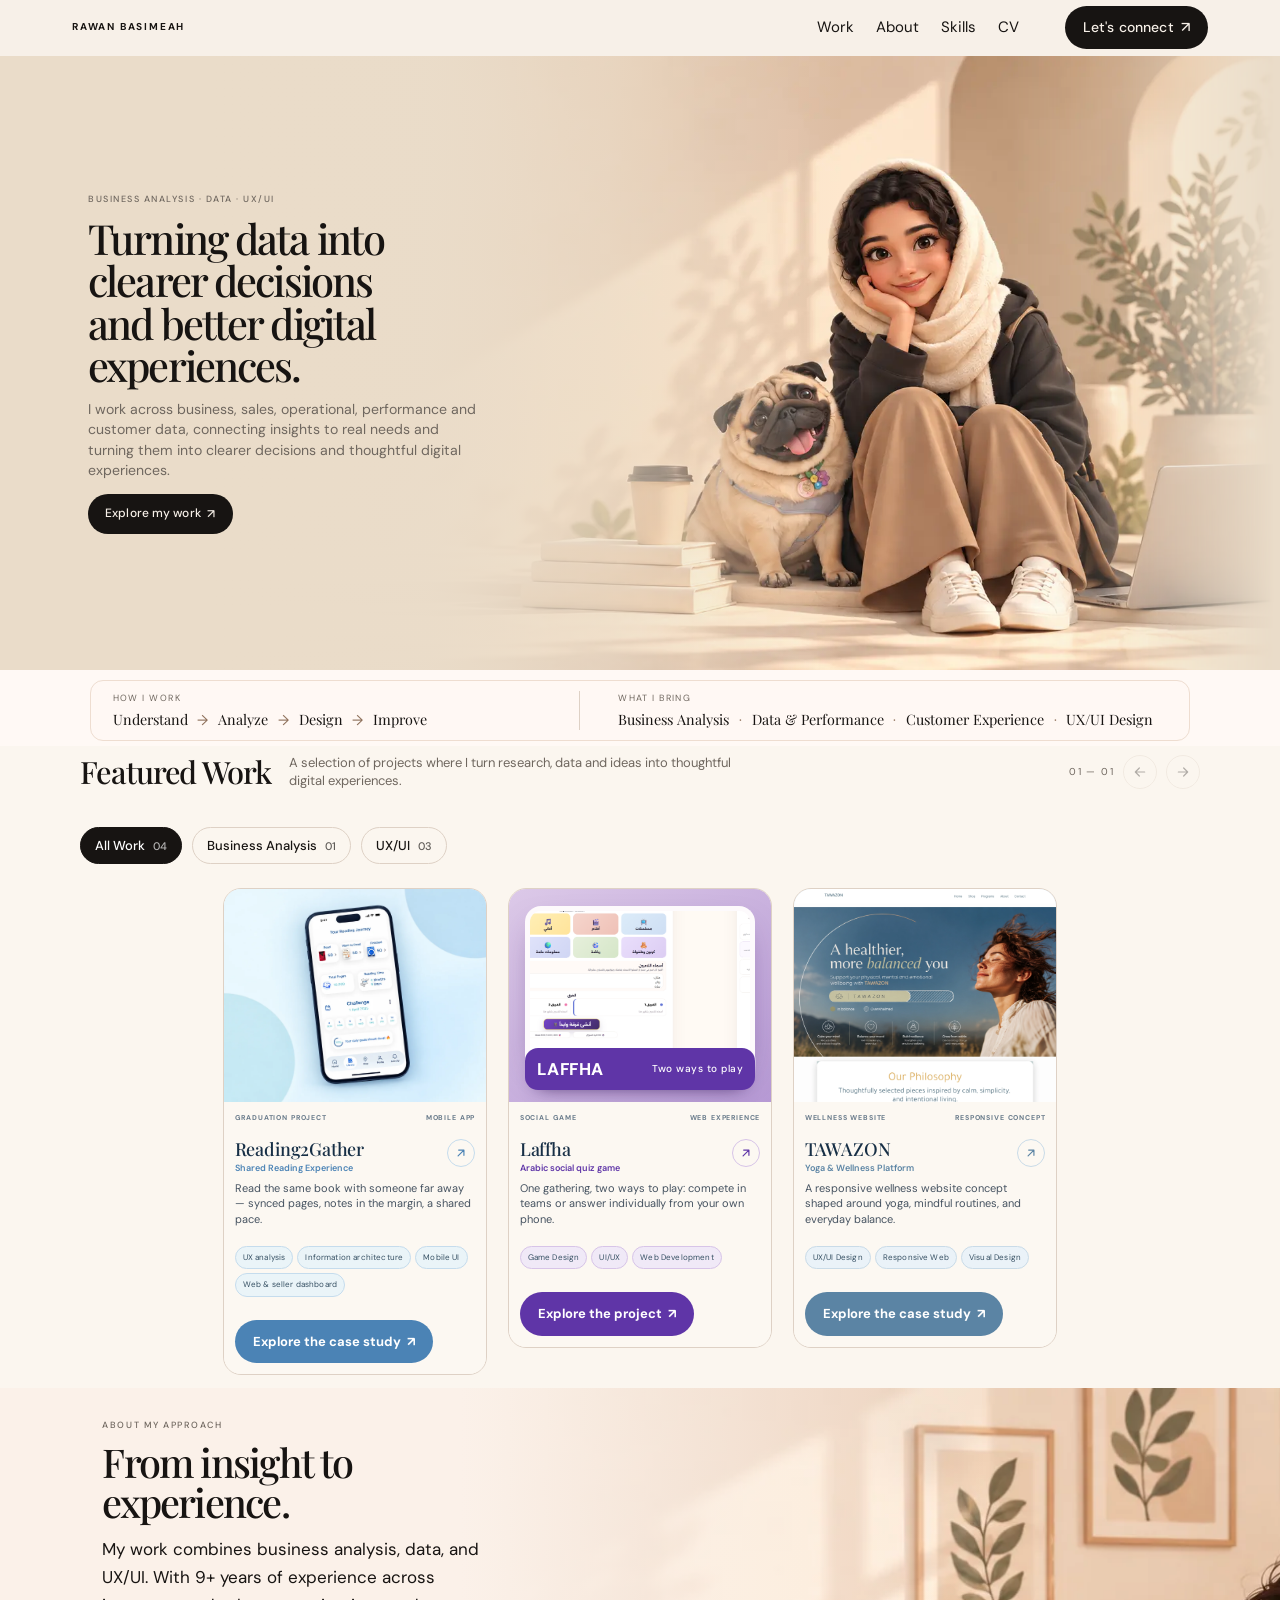
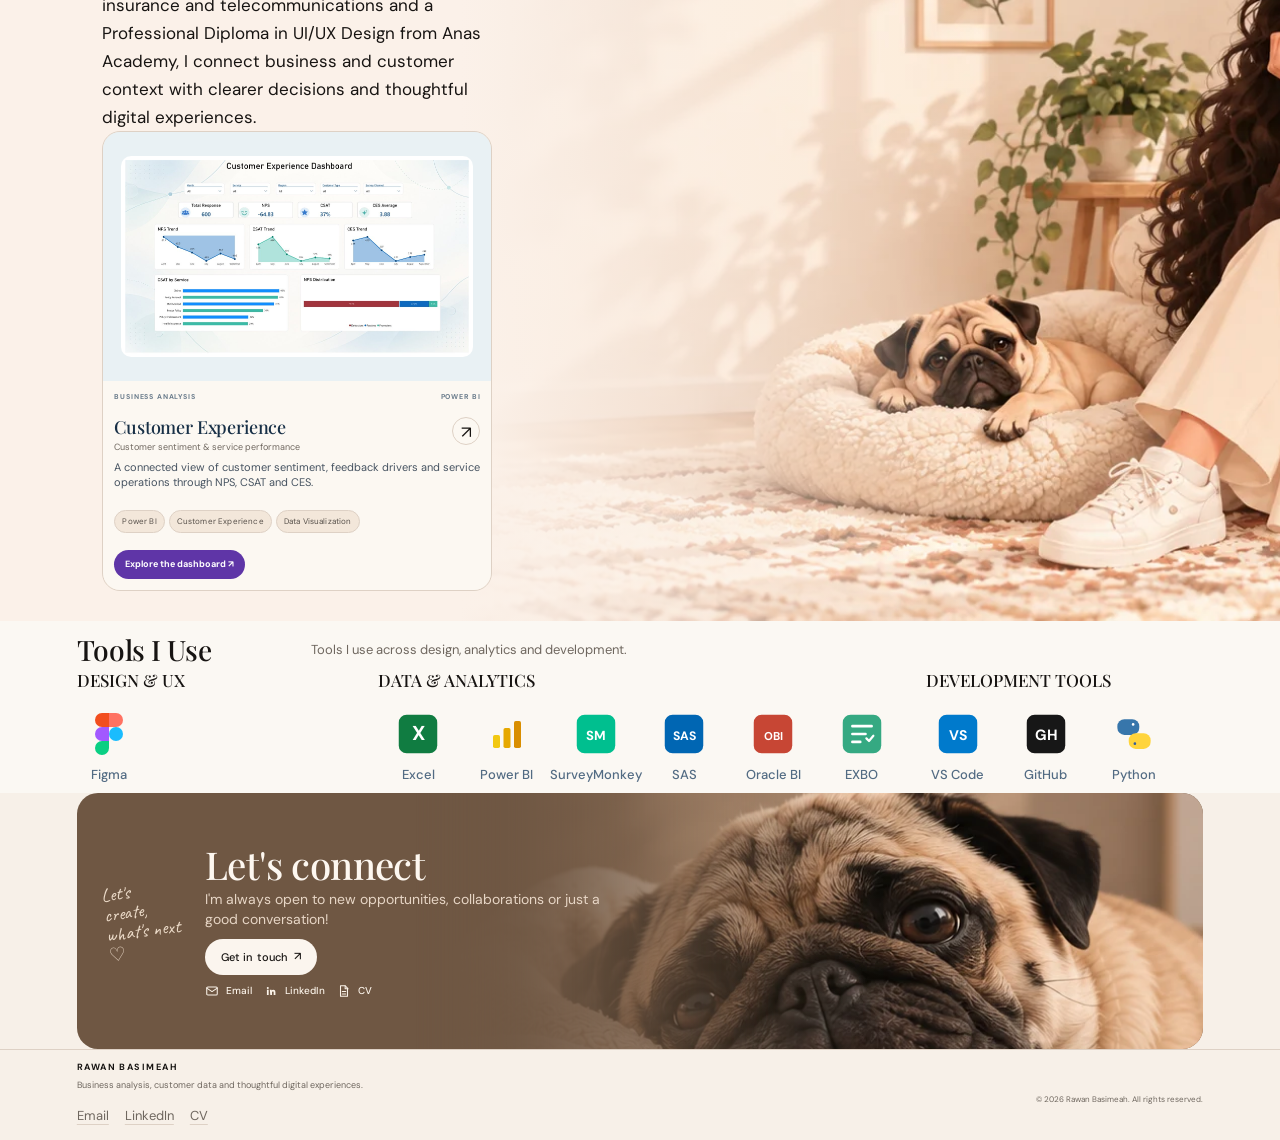
<file: index.html>
<!DOCTYPE html>
<html lang="en">
<head>
<meta charset="utf-8">
<meta name="viewport" content="width=device-width, initial-scale=1">
<title>Rawan Basimeah — Business Analysis, Data &amp; UX/UI</title>
<meta name="description" content="Rawan Basimeah is a Riyadh-based business analyst working across business, sales, operational, performance and customer data, customer experience, and UX/UI.">
<link rel="icon" type="image/svg+xml" href="favicon.svg">
<link rel="canonical" href="https://rawan-portfoliovercelapp.vercel.app/index.html">
<meta property="og:url" content="https://rawan-portfoliovercelapp.vercel.app/index.html">
<meta property="og:type" content="website"><meta property="og:title" content="Rawan Basimeah — Business Analysis, Data &amp; UX/UI"><meta property="og:description" content="Business analysis, customer experience, data insights and thoughtful UX/UI by Rawan Basimeah."><meta property="og:image" content="https://rawan-portfoliovercelapp.vercel.app/hero.webp"><meta name="twitter:card" content="summary_large_image">
<link rel="preconnect" href="https://fonts.googleapis.com">
<link rel="preconnect" href="https://fonts.gstatic.com" crossorigin>
<link href="https://fonts.googleapis.com/css2?family=Playfair+Display:ital,wght@0,400;0,500;0,600;1,400&family=DM+Sans:opsz,wght@9..40,300;9..40,400;9..40,500;9..40,700&family=Caveat:wght@500;600&display=swap" rel="stylesheet">
<link rel="stylesheet" href="style.css?v=20261005c">
</head>
<body>

<header class="site-header" id="siteHeader">
  <div class="wrap header-inner">
    <a class="brand" href="#top">Rawan Basimeah</a>
    <button class="nav-toggle" id="navToggle" aria-label="Open menu" aria-expanded="false" aria-controls="primaryNav"><span></span></button>
    <div class="header-end" id="primaryNav">
      <nav class="nav" aria-label="Primary">
        <a href="#work">Work</a>
        <a href="#about">About</a>
        <a href="#tools">Skills</a>
        <a href="cv.html">CV</a>
        
      </nav>
      <a class="btn btn-dark header-cta" href="#contact">Let's connect <span class="arw" aria-hidden="true">&#8599;&#65038;</span></a>
    </div>
  </div>
</header>

<main id="top">

  <!-- ==================== HERO ==================== -->
  <section class="hero">
    <div class="wrap hero-grid">
      <div class="hero-copy">
        <p class="eyebrow">Business Analysis &middot; Data &middot; UX/UI</p>
        <h1>Turning data into<br>clearer decisions<br>and better digital<br>experiences.</h1>
        <p class="lead">I work across business, sales, operational, performance and customer data, connecting insights to real needs and turning them into clearer decisions and thoughtful digital experiences.</p>
        <a class="btn btn-dark" href="#work">Explore my work <span class="arw" aria-hidden="true">&#8599;&#65038;</span></a>
      </div>
      <figure class="hero-figure">
        <img src="hero-rawan.webp" alt="Illustration of Rawan with her pug Mared in a warm, sunlit room" width="1672" height="941" fetchpriority="high">
        
      </figure>
    </div>
  </section>

  <!-- ==================== HOW I WORK ==================== -->
  <section class="process-strip" aria-label="How I work and what I bring">
    <div class="wrap">
      <div class="process-strip-inner">
        <div class="process-block">
          <p class="process-label">How I work</p>
          <p class="process-flow">Understand <span aria-hidden="true">&rarr;</span> Analyze <span aria-hidden="true">&rarr;</span> Design <span aria-hidden="true">&rarr;</span> Improve</p>
        </div>
        <div class="process-block process-bring">
          <p class="process-label">What I bring</p>
          <p class="process-flow">Business Analysis <span aria-hidden="true">&middot;</span> Data &amp; Performance <span aria-hidden="true">&middot;</span> Customer Experience <span aria-hidden="true">&middot;</span> UX/UI Design</p>
        </div>
      </div>
    </div>
  </section>

  <!-- ==================== FEATURED WORK ==================== -->
  <section class="work" id="work">
    <div class="wrap">
      <div class="work-head">
        <h2 class="work-title">Featured Work</h2>
        <p class="lead">A selection of projects where I turn research, data and ideas into thoughtful digital experiences.</p>
        <div class="work-nav">
          <span class="counter" id="counter" aria-live="polite">01 &mdash; 02</span>
          <button class="icon-btn" id="prevBtn" aria-label="Previous project page">
            <svg viewBox="0 0 24 24" fill="none" stroke="currentColor" stroke-width="1.8" stroke-linecap="round" stroke-linejoin="round" aria-hidden="true"><path d="M19 12H5m0 0 6-6m-6 6 6 6"/></svg>
          </button>
          <button class="icon-btn" id="nextBtn" aria-label="Next project page">
            <svg viewBox="0 0 24 24" fill="none" stroke="currentColor" stroke-width="1.8" stroke-linecap="round" stroke-linejoin="round" aria-hidden="true"><path d="M5 12h14m0 0-6-6m6 6-6 6"/></svg>
          </button>
        </div>
      </div>
      <div class="work-filters" role="group" aria-label="Filter featured work">
        <button class="work-filter is-active" type="button" data-work-filter="all" aria-pressed="true">All Work <span class="work-filter-count">04</span></button>
        <button class="work-filter" type="button" data-work-filter="business-analysis" aria-pressed="false">Business Analysis <span class="work-filter-count">01</span></button>
        <button class="work-filter" type="button" data-work-filter="ux-ui" aria-pressed="false">UX/UI <span class="work-filter-count">03</span></button>
      </div>


      <div class="work-track" id="workTrack">

        <article class="card card-reading" data-categories="ux-ui">
          <div class="card-media">
            <img class="reading-app-preview" src="reading2gather-card.webp" alt="Reading2Gather reading journey app shown on a phone against a soft blue background" loading="lazy" width="1448" height="1024">
          </div>
          <div class="card-body">
  <div class="card-label"><span>GRADUATION PROJECT</span><span>MOBILE APP</span></div>
  <div class="card-top"><div><h3>Reading2Gather</h3><p class="card-sub">Shared Reading Experience</p></div><a class="card-arrow" href="reading2gather.html" aria-label="Explore the Reading2Gather case study"><svg viewBox="0 0 24 24" fill="none" stroke="currentColor" stroke-width="2" stroke-linecap="round" stroke-linejoin="round"><path d="M7 17 17 7M8 7h9v9"/></svg></a></div>
  <p class="card-desc">Read the same book with someone far away — synced pages, notes in the margin, a shared pace.</p>
  <div class="tags"><span class="tag">UX analysis</span><span class="tag">Information architecture</span><span class="tag">Mobile UI</span><span class="tag">Web &amp; seller dashboard</span></div>
  <div class="card-actions"><a class="card-primary" href="reading2gather.html">Explore the case study <span aria-hidden="true">↗︎</span></a></div>
</div>
        </article>

        <article class="card card-laffha" data-categories="ux-ui">
          <div class="card-media laffha-media">
            <div class="laffha-preview" aria-hidden="true"><img src="assets/laffha/team-board-v2.svg" alt="" loading="lazy" width="2048" height="1054"></div>
            <span class="laffha-media-label">LAFFHA <small>Two ways to play</small></span>
          </div>
          <div class="card-body">
  <div class="card-label"><span>SOCIAL GAME</span><span>WEB EXPERIENCE</span></div>
  <div class="card-top"><div><h3>Laffha</h3><p class="card-sub">Arabic social quiz game</p></div><a class="card-arrow" href="laffha.html" aria-label="Explore the Laffha case study"><svg viewBox="0 0 24 24" fill="none" stroke="currentColor" stroke-width="2" stroke-linecap="round" stroke-linejoin="round"><path d="M7 17 17 7M8 7h9v9"/></svg></a></div>
  <p class="card-desc">One gathering, two ways to play: compete in teams or answer individually from your own phone.</p>
  <div class="tags"><span class="tag">Game Design</span><span class="tag">UI/UX</span><span class="tag">Web Development</span></div>
  <div class="card-actions"><a class="card-primary" href="laffha.html" aria-label="Explore the Laffha case study">Explore the project <span aria-hidden="true">↗︎</span></a></div>
</div>
        </article>

        <article class="card card-tawazon" data-categories="ux-ui">
          <div class="card-media tawazon-media">
            <img class="tawazon-card-image" src="assets/tawazon-v2-card.svg" alt="TAWAZON wellness storefront with a calm blue hero and wellbeing message" loading="lazy" width="1448" height="1024">
          </div>
          <div class="card-body">
  <div class="card-label"><span>WELLNESS WEBSITE</span><span>RESPONSIVE CONCEPT</span></div>
  <div class="card-top"><div><h3>TAWAZON</h3><p class="card-sub">Yoga &amp; Wellness Platform</p></div><a class="card-arrow" href="tawazon.html" aria-label="Explore the TAWAZON case study"><svg viewBox="0 0 24 24" fill="none" stroke="currentColor" stroke-width="2" stroke-linecap="round" stroke-linejoin="round"><path d="M7 17 17 7M8 7h9v9"/></svg></a></div>
  <p class="card-desc">A responsive wellness website concept shaped around yoga, mindful routines, and everyday balance.</p>
  <div class="tags"><span class="tag">UX/UI Design</span><span class="tag">Responsive Web</span><span class="tag">Visual Design</span></div>
  <div class="card-actions"><a class="card-primary" href="tawazon.html" aria-label="Explore the TAWAZON case study">Explore the case study <span aria-hidden="true">↗︎</span></a></div>
</div>
        </article>

        </div>
    </div>
  </section>

  <!-- ==================== ABOUT MY APPROACH ==================== -->
  <section class="approach" id="about">
    <div class="approach-grid">
      <div class="approach-copy">
        <p class="eyebrow">About my approach</p>
        <h2>From insight to<br>experience.</h2>
        <p>My work combines business analysis, data, and UX/UI. With 9+ years of experience across insurance and telecommunications and a Professional Diploma in UI/UX Design from Anas Academy, I connect business and customer context with clearer decisions and thoughtful digital experiences.</p>
        <article class="card" data-categories="business-analysis">
          <div class="card-media" style="background:#E9F1F4;padding:18px;display:flex;align-items:center"><a href="customer-experience.html" aria-label="Explore the Customer Experience Dashboard" style="display:block;width:100%"><img src="assets/cx-dashboard-1.jpg" alt="Customer Experience Dashboard showing NPS, CSAT and CES" loading="lazy" width="1400" height="803" style="display:block;width:100%;height:auto;object-fit:contain;border-radius:10px"></a></div>
          <div class="card-body">
            <div class="card-label"><span>BUSINESS ANALYSIS</span><span>POWER BI</span></div>
            <div class="card-top"><div><h3>Customer Experience</h3><p class="card-sub">Customer sentiment &amp; service performance</p></div><a class="card-arrow" href="customer-experience.html" aria-label="Explore the Customer Experience Dashboard">↗</a></div>
            <p class="card-desc">A connected view of customer sentiment, feedback drivers and service operations through NPS, CSAT and CES.</p>
            <div class="tags"><span class="tag">Power BI</span><span class="tag">Customer Experience</span><span class="tag">Data Visualization</span></div>
            <div class="card-actions"><a class="card-primary" href="customer-experience.html">Explore the dashboard <span aria-hidden="true">↗︎</span></a></div>
          </div>
        </article>

      </div>
      <div class="approach-art">
        <img src="approach.webp" alt="Illustration of Rawan relaxing with her pug in a warm, sunlit room" width="1916" height="821" loading="lazy">
      </div>
    </div>
  </section>

  <!-- ==================== TOOLS ==================== -->
  <section class="tools" id="tools">
    <div class="wrap tools-inner">
      <div class="tools-heading">
        <div><h2 class="tools-title">Tools I Use</h2><p class="tools-intro">Tools I use across design, analytics and development.</p></div>
        <p class="hand tools-hand">Good<br>tools,<br>better<br>ideas &#9825;</p>
      </div>
      <div class="tools-groups"><div class="tool-group"><h3>Design &amp; UX</h3><div class="tools-row"><div class="tool" role="img" aria-label="Figma" title="Figma"><span class="tool-logo"><svg viewBox="0 0 38 57" aria-hidden="true"><path fill="#1ABCFE" d="M19 28.5a9.5 9.5 0 1 1 19 0 9.5 9.5 0 0 1-19 0z"/><path fill="#0ACF83" d="M0 47.5A9.5 9.5 0 0 1 9.5 38H19v9.5a9.5 9.5 0 1 1-19 0z"/><path fill="#FF7262" d="M19 0v19h9.5a9.5 9.5 0 1 0 0-19H19z"/><path fill="#F24E1E" d="M0 9.5A9.5 9.5 0 0 1 9.5 0H19v19H9.5A9.5 9.5 0 0 1 0 9.5z"/><path fill="#A259FF" d="M0 28.5A9.5 9.5 0 0 1 9.5 19H19v19H9.5A9.5 9.5 0 0 1 0 28.5z"/></svg></span><span class="tool-name">Figma</span></div></div></div><div class="tool-group"><h3>Data & Analytics</h3><div class="tools-row"><div class="tool" role="img" aria-label="Excel" title="Excel"><span class="tool-logo"><svg viewBox="0 0 48 48" aria-hidden="true"><rect x="2" y="2" width="44" height="44" rx="9" fill="#107C41"/><text x="24" y="31" text-anchor="middle" font-family="DM Sans,Arial,sans-serif" font-size="23" font-weight="700" fill="#fff">X</text></svg></span><span class="tool-name">Excel</span></div><div class="tool" role="img" aria-label="Power BI" title="Power BI"><span class="tool-logo"><svg viewBox="0 0 48 48" aria-hidden="true"><rect x="8" y="25" width="8" height="15" rx="2" fill="#F2C811"/><rect x="20" y="17" width="8" height="23" rx="2" fill="#E6A800"/><rect x="32" y="9" width="8" height="31" rx="2" fill="#D98E00"/></svg></span><span class="tool-name">Power BI</span></div><div class="tool" role="img" aria-label="SurveyMonkey" title="SurveyMonkey"><span class="tool-logo"><svg viewBox="0 0 48 48" aria-hidden="true"><rect x="2" y="2" width="44" height="44" rx="9" fill="#00BF8F"/><text x="24" y="31" text-anchor="middle" font-family="DM Sans,Arial,sans-serif" font-size="15" font-weight="700" fill="#fff">SM</text></svg></span><span class="tool-name">SurveyMonkey</span></div><div class="tool" role="img" aria-label="SAS" title="SAS"><span class="tool-logo"><svg viewBox="0 0 48 48" aria-hidden="true"><rect x="2" y="2" width="44" height="44" rx="9" fill="#0066B3"/><text x="24" y="31" text-anchor="middle" font-family="DM Sans,Arial,sans-serif" font-size="14" font-weight="700" fill="#fff">SAS</text></svg></span><span class="tool-name">SAS</span></div><div class="tool" role="img" aria-label="Oracle BI" title="Oracle BI"><span class="tool-logo"><svg viewBox="0 0 48 48" aria-hidden="true"><rect x="2" y="2" width="44" height="44" rx="9" fill="#C74634"/><text x="24" y="31" text-anchor="middle" font-family="DM Sans,Arial,sans-serif" font-size="13" font-weight="700" fill="#fff">OBI</text></svg></span><span class="tool-name">Oracle BI</span></div><div class="tool" role="img" aria-label="EXBO survey platform" title="EXBO"><span class="tool-logo"><svg viewBox="0 0 48 48" aria-hidden="true"><rect x="2" y="2" width="44" height="44" rx="9" fill="#35A982"/><path d="M13 15h22M13 24h15M13 33h9" stroke="#fff" stroke-width="3" stroke-linecap="round"/><path d="m29 29 3 3 5-6" fill="none" stroke="#fff" stroke-width="2.5" stroke-linecap="round" stroke-linejoin="round"/></svg></span><span class="tool-name">EXBO</span></div></div></div>
<div class="tool-group"><h3>Development Tools</h3><div class="tools-row"><div class="tool" role="img" aria-label="VS Code" title="VS Code"><span class="tool-logo"><svg viewBox="0 0 48 48" aria-hidden="true"><rect x="2" y="2" width="44" height="44" rx="9" fill="#007ACC"/><text x="24" y="31" text-anchor="middle" font-family="DM Sans,Arial,sans-serif" font-size="16" font-weight="700" fill="#fff">VS</text></svg></span><span class="tool-name">VS Code</span></div><div class="tool" role="img" aria-label="GitHub" title="GitHub"><span class="tool-logo"><svg viewBox="0 0 48 48" aria-hidden="true"><rect x="2" y="2" width="44" height="44" rx="9" fill="#171717"/><text x="24" y="31" text-anchor="middle" font-family="DM Sans,Arial,sans-serif" font-size="17" font-weight="700" fill="#fff">GH</text></svg></span><span class="tool-name">GitHub</span></div><div class="tool" role="img" aria-label="Python" title="Python"><span class="tool-logo"><svg viewBox="0 0 48 48" aria-hidden="true"><rect x="5" y="7" width="25" height="18" rx="8" fill="#3776AB"/><circle cx="23" cy="13" r="1.5" fill="#fff"/><rect x="18" y="23" width="25" height="18" rx="8" fill="#FFD43B"/><circle cx="25" cy="35" r="1.5" fill="#345D9D"/></svg></span><span class="tool-name">Python</span></div></div></div></div>
    </div>
  </section>

  <!-- ==================== CONTACT ==================== -->
  <section class="contact" id="contact">
    <div class="banner">
      <div class="banner-photo">
        <img src="mared.webp" alt="Mared the pug resting on a soft cream blanket" width="781" height="538" loading="lazy">
      </div>
      <div class="banner-inner">
        <p class="hand banner-hand">Let's<br>create,<br>what's next<br>&#9825;</p>
        <div class="banner-copy">
          <h2>Let's connect</h2>
          <p>I'm always open to new opportunities, collaborations or just a good conversation!</p>
          <a class="btn btn-light" href="mailto:basimeahrawan@gmail.com">Get in touch <span class="arw" aria-hidden="true">&#8599;&#65038;</span></a>
          <div class="contact-socials" aria-label="More ways to connect">
            <a class="contact-social-link" href="mailto:basimeahrawan@gmail.com" aria-label="Email Rawan Basimeah"><svg viewBox="0 0 24 24" fill="none" stroke="currentColor" stroke-width="1.8" stroke-linecap="round" stroke-linejoin="round" aria-hidden="true"><rect x="3" y="5" width="18" height="14" rx="2"/><path d="m3 7 9 6 9-6"/></svg><span>Email</span></a>
            <a class="contact-social-link" href="https://www.linkedin.com/in/rawan-basimeah-21a00285" target="_blank" rel="noopener noreferrer" aria-label="LinkedIn profile"><svg viewBox="0 0 24 24" fill="currentColor" aria-hidden="true"><path d="M6.5 8.5A1.75 1.75 0 1 0 6.5 5a1.75 1.75 0 0 0 0 3.5ZM5 10h3v9H5zm5 0h2.9v1.25h.04A3.2 3.2 0 0 1 15.8 9.8c3.2 0 3.8 2.1 3.8 4.8V19h-3v-3.9c0-.95-.02-2.18-1.33-2.18-1.33 0-1.53 1.04-1.53 2.11V19h-3z"/></svg><span>LinkedIn</span></a>
            <a class="contact-social-link" href="cv.html" aria-label="View Rawan Basimeah's CV"><svg viewBox="0 0 24 24" fill="none" stroke="currentColor" stroke-width="1.8" stroke-linecap="round" stroke-linejoin="round" aria-hidden="true"><path d="M6 3h8l4 4v14H6z"/><path d="M14 3v5h5M9 13h6M9 17h6"/></svg><span>CV</span></a>
          </div>
        </div>
      </div>
    </div>
  </section>

</main>

<footer class="site-footer">
  <div class="wrap footer-inner">
    <div>
      <p class="footer-brand">Rawan Basimeah</p>
      <p class="footer-tag">Business analysis, customer data and thoughtful digital experiences.</p><nav class="footer-links" aria-label="Contact links"><a href="mailto:basimeahrawan@gmail.com">Email</a><a href="https://www.linkedin.com/in/rawan-basimeah-21a00285" target="_blank" rel="noopener noreferrer">LinkedIn</a><a href="cv.html">CV</a></nav>
    </div>
    
    <p class="copyright">&copy; 2026 Rawan Basimeah. All rights reserved.</p>
  </div>
</footer>

<script src="script.js?v=20260930e" defer></script>
</body>
</html>
</file>
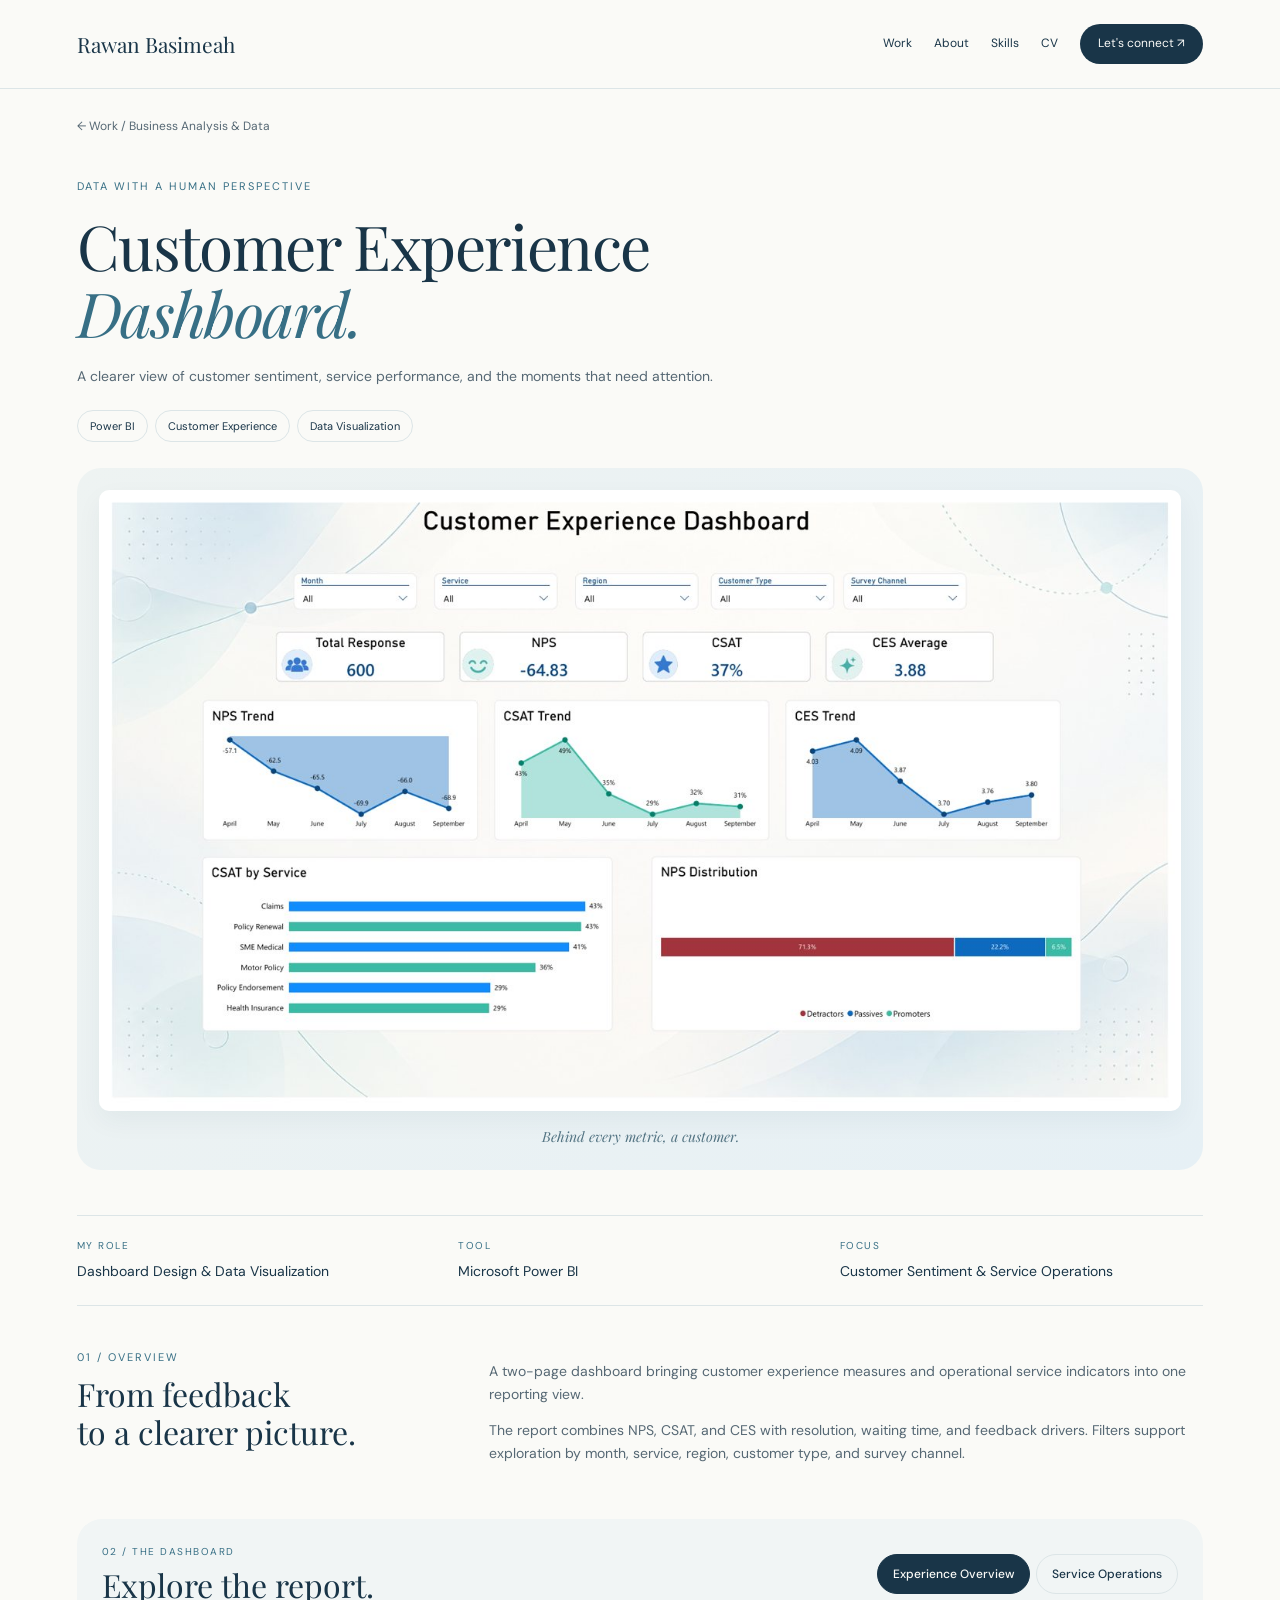
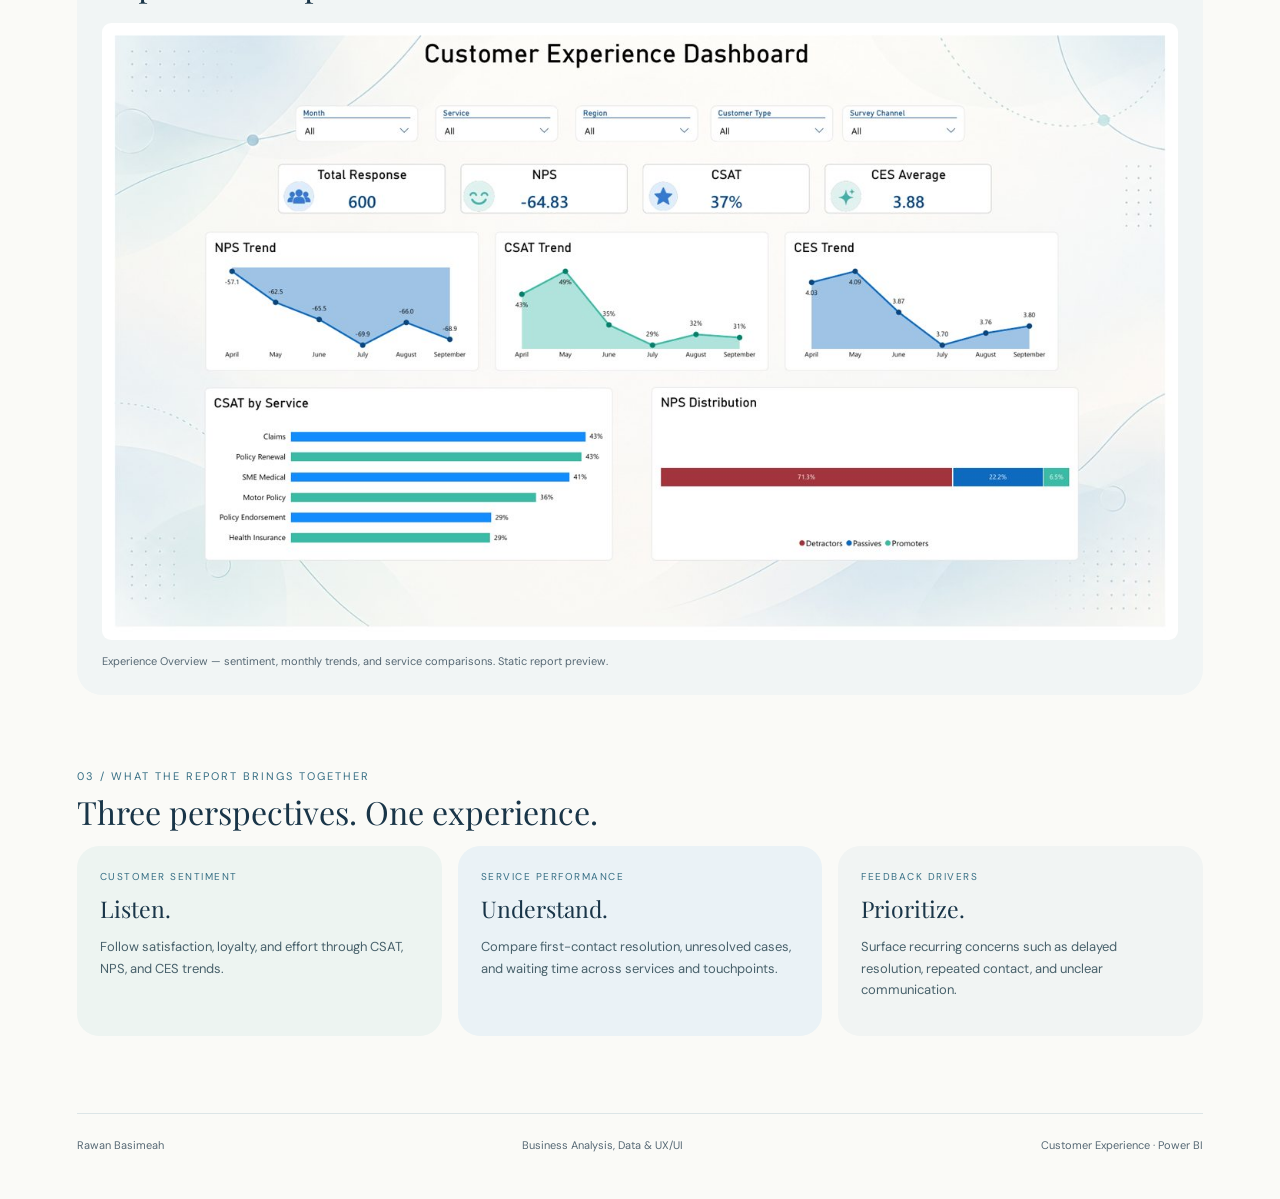
<file: customer-experience.html>
<!doctype html>
<html lang="en"><head><meta charset="utf-8"><meta name="viewport" content="width=device-width,initial-scale=1"><title>Customer Experience Dashboard | Rawan Basimeah</title><meta name="description" content="A two-page Power BI dashboard connecting customer sentiment, feedback drivers and service operations."><link rel="icon" href="favicon.svg"><link rel="canonical" href="https://rawan-portfoliovercelapp.vercel.app/customer-experience.html"><style>body{margin:0}html{scroll-behavior:smooth}#cx-preview{min-height:100vh}#cx-preview main,#cx-preview header,#cx-preview footer{max-width:1440px;margin-left:auto;margin-right:auto}</style></head><body><link href="https://fonts.googleapis.com/css2?family=Playfair+Display:ital,wght@0,400;0,500;1,400&family=DM+Sans:wght@400;500&display=swap" rel="stylesheet">
<style>
#cx-preview{background:#FAFAF7;color:#193548;font:14px/1.65 'DM Sans',Arial,sans-serif;padding-bottom:45px;color-scheme:light}#cx-preview *{box-sizing:border-box}#cx-preview header{padding:24px 6%;display:flex;align-items:center;justify-content:space-between;border-bottom:1px solid #DCE5E7;gap:20px}#cx-preview .brand{font-family:'Playfair Display',Georgia,serif;font-size:21px}#cx-preview nav{display:flex;gap:22px;align-items:center;font-size:12px}#cx-preview a{color:inherit;text-decoration:none}#cx-preview .pill{background:#193548;color:#FAFAF7;padding:10px 18px;border-radius:30px}#cx-preview main{padding:0 6%}#cx-preview .back{display:inline-block;margin:28px 0;color:#566874;font-size:12px}#cx-preview .hero{display:grid;grid-template-columns:1.15fr .85fr;gap:36px;padding:20px 0 45px;align-items:center}#cx-preview .eyebrow{font-size:11px;letter-spacing:2px;color:#376F85;text-transform:uppercase}#cx-preview h1{font:400 clamp(36px,5vw,59px)/1.08 'Playfair Display',Georgia,serif;letter-spacing:-1.6px;margin:18px 0}#cx-preview h1 em{color:#376F85}#cx-preview p{color:#566874;margin:12px 0}#cx-preview .tags{display:flex;gap:7px;flex-wrap:wrap;margin-top:22px}#cx-preview .tags span{border:1px solid #DCE5E7;border-radius:25px;padding:6px 12px;font-size:11px}#cx-preview .hero-art{background:#E9F1F4;border-radius:28px;padding:30px 17px;transform:rotate(-2deg)}#cx-preview .hero-art img{width:100%;display:block;border:5px solid white;border-radius:8px;box-shadow:0 16px 28px #19354817}#cx-preview .hand{font-family:'Playfair Display',Georgia,serif;font-style:italic;color:#536b7b;text-align:center;margin-top:15px}#cx-preview .meta{display:grid;grid-template-columns:repeat(3,1fr);border-top:1px solid #DCE5E7;border-bottom:1px solid #DCE5E7;padding:22px 0;gap:18px}#cx-preview small{display:block;color:#376F85;font-size:10px;letter-spacing:1.5px;text-transform:uppercase;margin-bottom:6px}#cx-preview section{padding:42px 0}#cx-preview h2{font:400 32px/1.2 'Playfair Display',Georgia,serif;margin:8px 0 14px}#cx-preview .overview{display:grid;grid-template-columns:.7fr 1.3fr;gap:28px}#cx-preview .gallery{background:#F1F5F5;border-radius:25px;padding:25px;margin-bottom:30px}#cx-preview .gallery-head{display:flex;justify-content:space-between;align-items:center;gap:15px;flex-wrap:wrap;margin-bottom:18px}#cx-preview .switch{display:flex;gap:6px;flex-wrap:wrap}#cx-preview button{font:500 12px 'DM Sans',sans-serif;padding:11px 15px;border:1px solid #DCE5E7;background:transparent;border-radius:25px;color:#193548}#cx-preview button[aria-pressed=true]{background:#193548;color:#FAFAF7;border-color:#193548}#cx-preview .report{width:100%;height:auto;display:block;border-radius:9px}#cx-preview .caption{font-size:11px;margin-top:12px;color:#566874}#cx-preview .three{display:grid;grid-template-columns:repeat(3,1fr);gap:16px}#cx-preview .tile{padding:23px;border-radius:22px;background:#EDF4F1}#cx-preview .tile:nth-child(2){background:#E9F1F4}#cx-preview .tile:nth-child(3){background:#F1F4F3}#cx-preview h3{font:400 23px 'Playfair Display',Georgia,serif;margin:8px 0}#cx-preview .tile p{font-size:13px;color:#48616B}#cx-preview footer{margin:35px 6% 0;border-top:1px solid #DCE5E7;padding-top:22px;display:flex;justify-content:space-between;color:#566874;font-size:11px}#cx-preview [hidden]{display:none!important}@media(max-width:650px){#cx-preview nav a:not(.pill){display:none}#cx-preview .hero,#cx-preview .overview{grid-template-columns:1fr}#cx-preview .three{grid-template-columns:1fr}#cx-preview .meta{grid-template-columns:1fr}#cx-preview .hero-art{transform:none}#cx-preview .gallery{padding:14px}#cx-preview footer{gap:16px;flex-wrap:wrap}}

#cx-preview .hero{grid-template-columns:1fr;gap:26px;padding-top:12px}
#cx-preview .hero>div:first-child{max-width:700px}
#cx-preview .hero h1{font-size:clamp(38px,5.7vw,62px)}
#cx-preview .hero-art{transform:none;background:linear-gradient(125deg,#EEF3F2,#E6F0F5);padding:22px;border-radius:24px;min-width:0}
#cx-preview .hero-art img{height:auto;object-fit:contain;border:0;border-radius:10px;box-shadow:0 10px 26px #1935480d}
#cx-preview .hand{color:#527382;margin-top:14px}
#cx-preview .tile{background:#EDF4F1}
#cx-preview .tile:nth-child(2){background:#EAF2F6}
#cx-preview .tile:nth-child(3){background:#F1F4F3}
@media(max-width:650px){#cx-preview .hero-art{padding:10px}#cx-preview .hero h1{font-size:38px}}
</style>
<div id="cx-preview">
<header><a class="brand" href="index.html#top">Rawan Basimeah</a><nav aria-label="Portfolio"><a href="index.html#work">Work</a><a href="index.html#about">About</a><a href="index.html#tools">Skills</a><a href="cv.html">CV</a><a class="pill" href="index.html#contact">Let's connect ↗</a></nav></header>
<main id="cx-top"><a class="back" href="index.html#work">← Work / Business Analysis & Data</a>
<div class="hero"><div><div class="eyebrow">Data with a human perspective</div><h1>Customer Experience<br><em>Dashboard.</em></h1><p>A clearer view of customer sentiment, service performance, and the moments that need attention.</p><div class="tags"><span>Power BI</span><span>Customer Experience</span><span>Data Visualization</span></div></div><div class="hero-art"><img src="assets/cx-dashboard-1.jpg" alt="Customer Experience Dashboard overview"><div class="hand">Behind every metric, a customer.</div></div></div>
<div class="meta"><div><small>My role</small>Dashboard Design & Data Visualization</div><div><small>Tool</small>Microsoft Power BI</div><div><small>Focus</small>Customer Sentiment & Service Operations</div></div>
<section class="overview" id="cx-overview"><div><div class="eyebrow">01 / Overview</div><h2>From feedback<br>to a clearer picture.</h2></div><div><p>A two-page dashboard bringing customer experience measures and operational service indicators into one reporting view.</p><p>The report combines NPS, CSAT, and CES with resolution, waiting time, and feedback drivers. Filters support exploration by month, service, region, customer type, and survey channel.</p></div></section>
<div class="gallery" id="cx-gallery"><div class="gallery-head"><div><small>02 / The dashboard</small><h2 style="margin:0">Explore the report.</h2></div><div class="switch" aria-label="Report pages"><button type="button" class="cursor-interaction" aria-pressed="true" data-page="overview">Experience Overview</button><button type="button" class="cursor-interaction" aria-pressed="false" data-page="operations">Service Operations</button></div></div><img class="report" data-report="overview" src="assets/cx-dashboard-1.jpg" alt="Original PDF page showing NPS, CSAT, CES, trends and satisfaction by service"><img class="report" data-report="operations" src="assets/cx-dashboard-2.jpg" alt="Original PDF page showing service drivers, first contact resolution, waiting times and resolution status" hidden><div class="caption" aria-live="polite">Experience Overview — sentiment, monthly trends, and service comparisons. Static report preview.</div></div>
<section id="cx-details"><div class="eyebrow">03 / What the report brings together</div><h2>Three perspectives. One experience.</h2><div class="three"><div class="tile"><small>Customer sentiment</small><h3>Listen.</h3><p>Follow satisfaction, loyalty, and effort through CSAT, NPS, and CES trends.</p></div><div class="tile"><small>Service performance</small><h3>Understand.</h3><p>Compare first-contact resolution, unresolved cases, and waiting time across services and touchpoints.</p></div><div class="tile"><small>Feedback drivers</small><h3>Prioritize.</h3><p>Surface recurring concerns such as delayed resolution, repeated contact, and unclear communication.</p></div></div></section>
</main><footer id="cx-footer"><span>Rawan Basimeah</span><span>Business Analysis, Data & UX/UI</span><span>Customer Experience · Power BI</span></footer>
</div>
<script>
(function(){const root=document.getElementById('cx-preview');root.querySelectorAll('[data-page]').forEach(button=>button.addEventListener('click',()=>{root.querySelectorAll('[data-page]').forEach(b=>b.setAttribute('aria-pressed',String(b===button)));root.querySelectorAll('[data-report]').forEach(img=>img.hidden=img.dataset.report!==button.dataset.page);root.querySelector('.caption').textContent=button.dataset.page==='overview'?'Experience Overview — sentiment, monthly trends, and service comparisons. Static report preview.':'Service Operations — feedback drivers, resolution, and waiting times. Static report preview.';}));})();
</script>
</body></html>
</file>
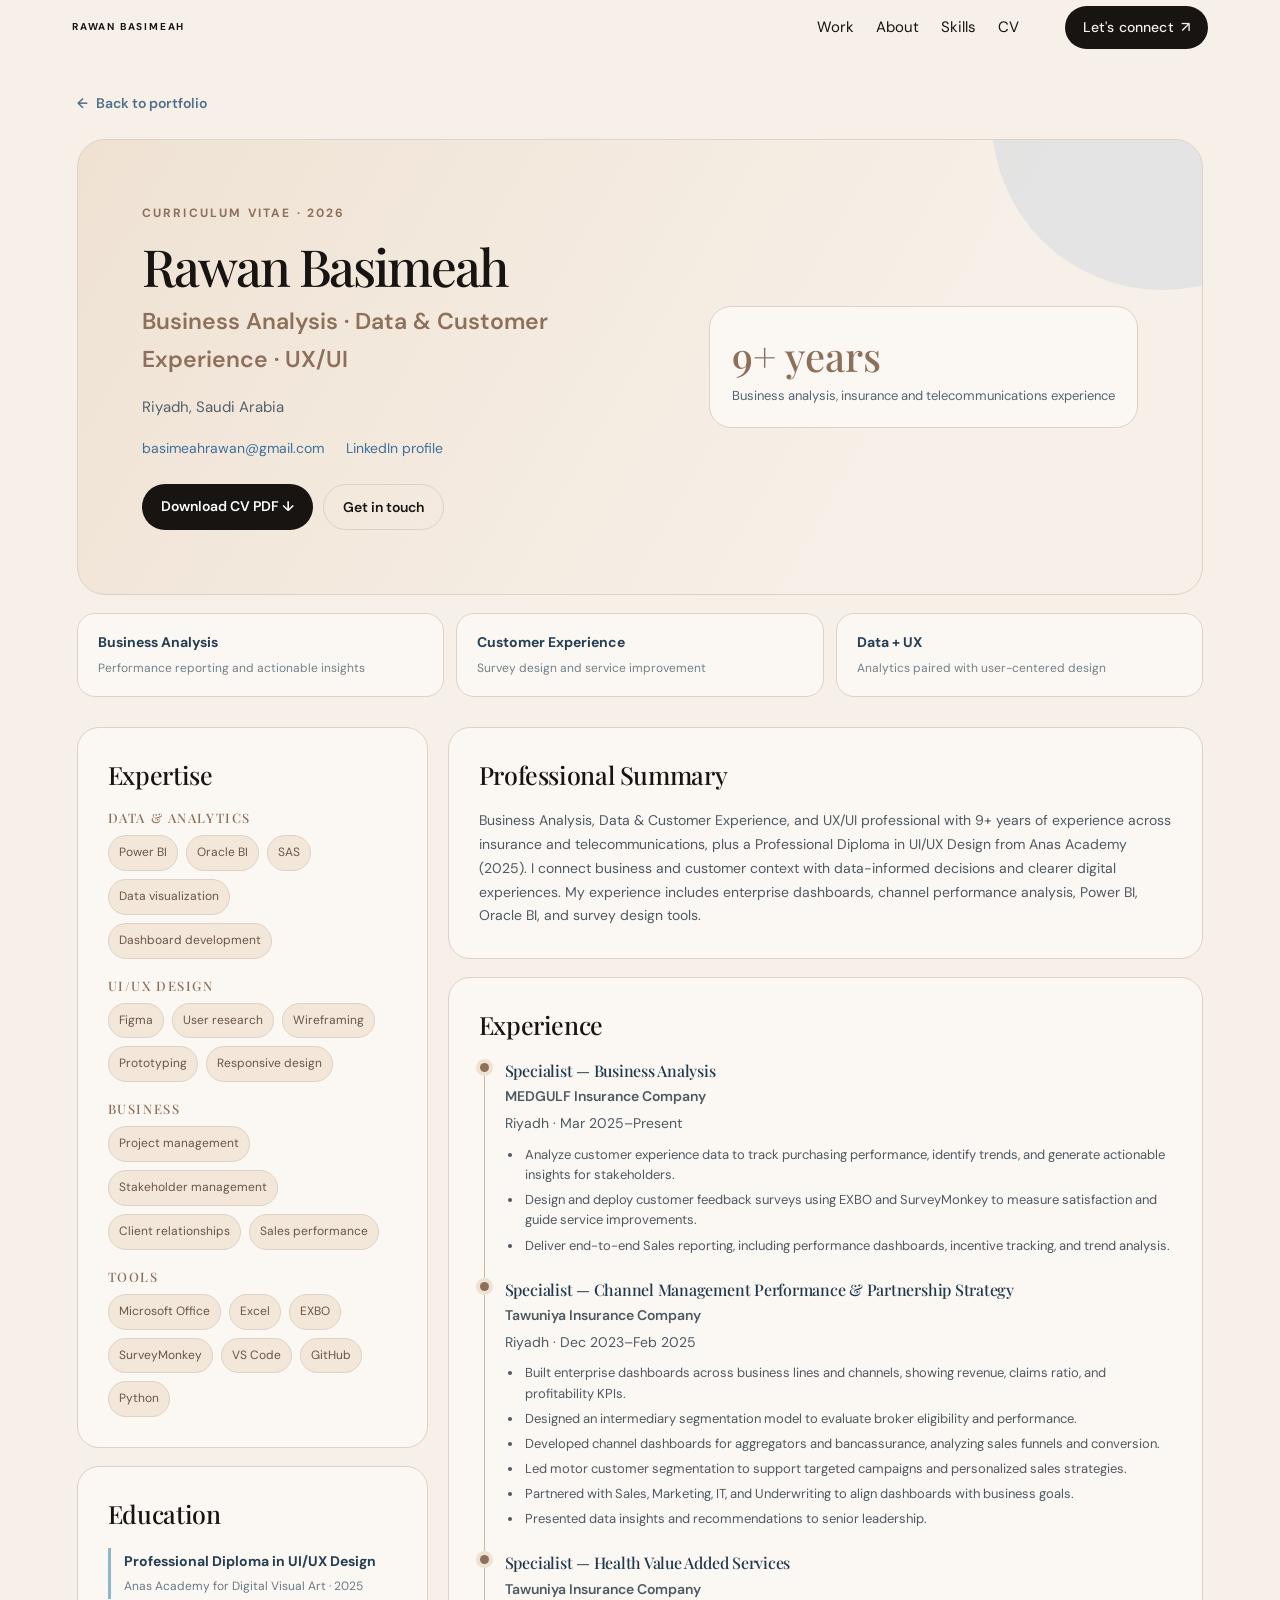
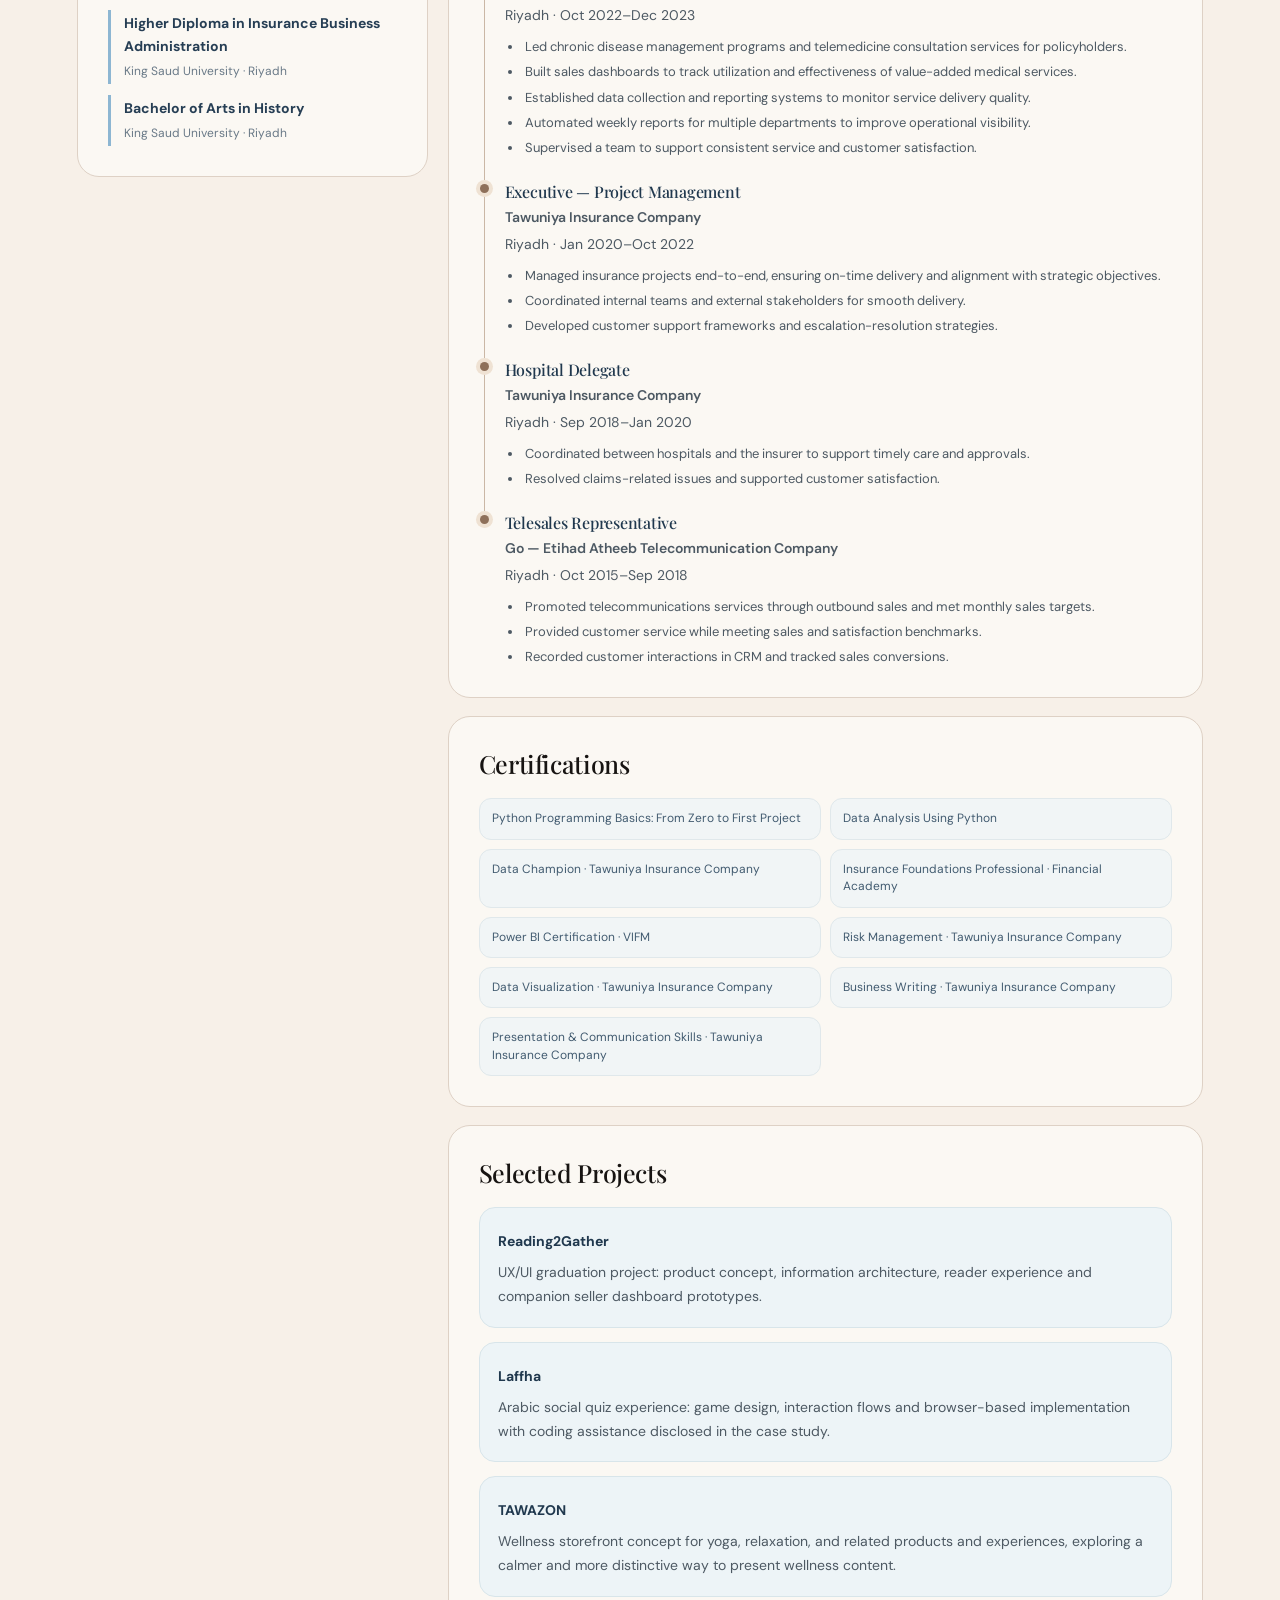
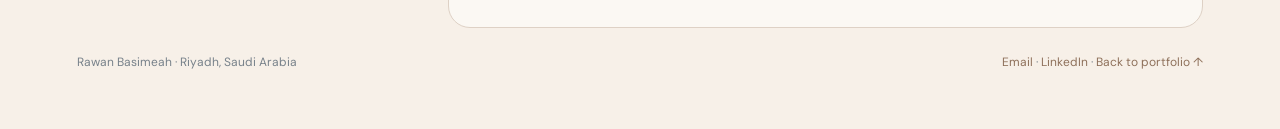
<file: cv.html>
<!DOCTYPE html>
<html lang="en">
<head>
<meta charset="utf-8">
<meta name="viewport" content="width=device-width, initial-scale=1">
<title>CV — Rawan Basimeah</title>
<meta name="description" content="View Rawan Basimeah’s business analysis, data and customer experience expertise, UX/UI skills, career history, education and certifications.">
<link rel="icon" type="image/svg+xml" href="favicon.svg"><link rel="canonical" href="https://rawan-portfoliovercelapp.vercel.app/cv.html"><meta property="og:type" content="website"><meta property="og:title" content="CV — Rawan Basimeah"><meta property="og:description" content="Business Analyst | Data & Customer Experience | UX/UI. Riyadh-based experience across analytics, customer experience, business and product design."><meta property="og:image" content="https://rawan-portfoliovercelapp.vercel.app/hero.webp"><meta name="twitter:card" content="summary_large_image">
<link rel="preconnect" href="https://fonts.googleapis.com">
<link rel="preconnect" href="https://fonts.gstatic.com" crossorigin>
<link href="https://fonts.googleapis.com/css2?family=Playfair+Display:wght@400;500;600&family=DM+Sans:wght@400;500;600;700&display=swap" rel="stylesheet">
<link rel="stylesheet" href="style.css?v=20260930f">
<style>
.cv-page{background:#f7f0e8;min-height:100vh;padding:clamp(26px,4vw,58px) 0 70px}
.cv-wrap{width:min(1160px,calc(100% - 2 * var(--pad,6vw)));margin:0 auto}
.cv-back{display:inline-flex;align-items:center;gap:8px;color:#526f8d;font-size:14px;font-weight:600;margin-bottom:24px}
.cv-hero{position:relative;overflow:hidden;background:linear-gradient(120deg,#e9f2f6 0%,#f8f4ed 72%);border:1px solid #d9e2e6;border-radius:30px;padding:clamp(28px,5vw,64px);display:grid;grid-template-columns:minmax(0,1fr) auto;gap:32px;align-items:center}
.cv-hero:after{content:"";position:absolute;width:340px;height:340px;border-radius:50%;right:-130px;top:-190px;background:rgba(133,170,203,.18);pointer-events:none}
.cv-kicker{font-size:12px;letter-spacing:.18em;text-transform:uppercase;color:#557fa6;font-weight:700}
.cv-hero h1{font-family:"Playfair Display",Georgia,serif;font-weight:500;font-size:clamp(36px,4vw,56px);line-height:1.03;letter-spacing:-.04em;color:#1d3348;margin:16px 0 10px}
.cv-role{font-size:clamp(18px,2vw,23px);color:#557fa6;font-weight:600}
.cv-location{font-size:15px;color:#52606c;margin-top:16px}
.cv-contact{display:flex;flex-wrap:wrap;gap:12px 22px;margin-top:18px;font-size:14px;color:#34495d}
.cv-contact a{color:#3e709c}
.cv-actions{display:flex;gap:10px;flex-wrap:wrap;margin-top:24px}
.cv-button{appearance:none;border:0;border-radius:999px;background:#4b83b5;color:white;font:600 14px "DM Sans",sans-serif;padding:13px 19px;text-decoration:none;cursor:pointer}
.cv-button.secondary{background:rgba(255,255,255,.75);border:1px solid #c5d5df;color:#294764}
.cv-side-card{z-index:1;position:relative;background:rgba(255,255,255,.76);border:1px solid rgba(255,255,255,.9);border-radius:22px;padding:22px;min-width:190px;box-shadow:0 18px 36px -28px rgba(32,62,89,.45)}
.cv-side-card strong{display:block;font:500 40px "Playfair Display",Georgia,serif;color:#2e6f9e}
.cv-side-card span{display:block;color:#536575;font-size:13px;line-height:1.5;margin-top:4px}
.cv-highlights{display:grid;grid-template-columns:repeat(3,1fr);gap:12px;margin:18px 0 30px}
.cv-highlight{background:#fffaf4;border:1px solid #e4dbd1;border-radius:18px;padding:17px 20px}
.cv-highlight strong{display:block;font-size:14px;color:#263e54}
.cv-highlight span{display:block;font-size:12px;color:#71808c;margin-top:5px}
.cv-layout{display:grid;grid-template-columns:minmax(250px,.72fr) minmax(0,1.55fr);gap:20px;align-items:start}
.cv-sidebar,.cv-content{display:grid;gap:18px}
.cv-panel,.cv-section{background:#fffaf4;border:1px solid #e2d8ce;border-radius:22px;padding:clamp(20px,2.5vw,30px)}
.cv-panel h2,.cv-section h2{font:500 25px "Playfair Display",Georgia,serif;color:#20384e;margin-bottom:18px}
.cv-panel h3{font-size:13px;color:#557fa6;text-transform:uppercase;letter-spacing:.12em;margin:20px 0 10px}
.cv-panel p,.cv-section p{font-size:14px;line-height:1.7;color:#4d5963}
.cv-chip-list{display:flex;flex-wrap:wrap;gap:8px}
.cv-chip{border:1px solid #d5e1e8;background:#edf4f7;border-radius:999px;padding:7px 10px;color:#385a76;font-size:12px}
.cv-list{list-style:none;padding:0;margin:0;display:grid;gap:9px}
.cv-list li{font-size:13px;line-height:1.55;color:#465866}
.cv-list li:before{content:"";display:inline-block;width:6px;height:6px;border-radius:50%;background:#75a4c5;margin:0 9px 1px 0}
.cv-timeline{display:grid;gap:0}
.cv-job{position:relative;padding:0 0 22px 20px;border-left:1px solid #c8d8e4;margin-left:5px}
.cv-job:last-child{padding-bottom:0;border-left-color:transparent}
.cv-job:before{content:"";position:absolute;left:-5px;top:4px;width:9px;height:9px;border-radius:50%;background:#4b83b5;box-shadow:0 0 0 4px #e7f0f5}
.cv-job h3{font-size:16px;line-height:1.45;color:#20384e;margin:0}
.cv-company{font-size:13px;color:#527da0;font-weight:600;margin-top:3px}
.cv-date{font-size:12px;color:#78838b;margin:3px 0 9px}
.cv-job ul{margin:0;padding-left:18px;display:grid;gap:5px}
.cv-job li{font-size:13px;line-height:1.55;color:#4d5963;padding-left:2px}
.cv-education-grid{display:grid;gap:11px}
.cv-education{border-left:3px solid #8db6d2;padding:2px 0 2px 13px}
.cv-education strong{display:block;font-size:14px;color:#263e54}
.cv-education span{display:block;font-size:12px;color:#697987;margin-top:4px}
.cv-cert-grid{display:grid;grid-template-columns:repeat(2,minmax(0,1fr));gap:9px}
.cv-cert{background:#f1f5f6;border:1px solid #e0e8eb;border-radius:12px;padding:11px 12px;font-size:12px;line-height:1.45;color:#425b70}
.cv-project-list{display:grid;gap:14px}
.cv-project{display:block;background:#edf4f7;border:1px solid #d8e5ea;border-radius:16px;padding:18px;text-decoration:none;transition:transform .2s ease,border-color .2s ease,box-shadow .2s ease}
.cv-project strong{color:#20384e;font-size:14px}
.cv-project p{margin:7px 0 0}
.cv-project:hover,.cv-project:focus-visible{transform:translateY(-2px);border-color:#8db6d2;box-shadow:0 8px 20px rgba(32,56,78,.08)}
.cv-project:focus-visible{outline:3px solid #8db6d2;outline-offset:3px}
.cv-footer{display:flex;justify-content:space-between;align-items:center;gap:16px;margin-top:25px;color:#77818a;font-size:12px}
@media(max-width:780px){.cv-hero{grid-template-columns:1fr}.cv-side-card{max-width:240px}.cv-highlights{grid-template-columns:1fr}.cv-layout{grid-template-columns:1fr}}
@media(max-width:540px){.cv-contact{display:grid}.cv-cert-grid{grid-template-columns:1fr}.cv-panel,.cv-section{border-radius:18px}.cv-hero{border-radius:22px}}
@media print{
  body{background:#fff!important;color:#111}
  .site-header,.cv-back,.cv-actions{display:none!important}
  .cv-page{padding:0;background:#fff}
  .cv-wrap{width:100%;max-width:none}
  .cv-hero,.cv-panel,.cv-section,.cv-highlight{box-shadow:none;break-inside:avoid;background:#fff}
  .cv-layout{grid-template-columns:30% 1fr;gap:12px}
  .cv-section,.cv-panel{padding:16px}
  .cv-job{break-inside:avoid}
  a{color:inherit;text-decoration:none}
}
.cv-page{background:var(--background);padding:32px 0 56px}.cv-hero{background:linear-gradient(120deg,#efe2d3 0%,#f7f0e8 72%);border-color:var(--border);border-radius:var(--r-lg)}.cv-kicker{color:var(--brown)}.cv-hero h1,.cv-panel h2,.cv-section h2,.cv-side-card strong{font-family:var(--serif);color:var(--text)}.cv-role,.cv-side-card strong,.cv-panel h3{color:var(--brown)}.cv-side-card,.cv-highlight,.cv-panel,.cv-section{background:#fbf8f3;border-color:var(--border);box-shadow:none}.cv-chip{background:#f3e7da;border-color:var(--border);color:#685646}.cv-job{border-left-color:#cab7a5}.cv-job:before{background:var(--brown);box-shadow:0 0 0 4px #efe2d3}.cv-company{color:var(--brown)}.cv-button{background:#171412}.cv-button.secondary{background:transparent;border-color:var(--border);color:var(--text)}.cv-footer a{color:var(--brown)}@media(max-width:780px){.cv-wrap{width:min(100% - 32px,1160px)}}
@page{size:letter;margin:14mm}
@media print{
  body{background:#fff!important;color:#17191c!important;-webkit-print-color-adjust:exact;print-color-adjust:exact}
  .site-header,.cv-back,.cv-actions{display:none!important}
  .cv-page{padding:0!important;background:#fff!important;min-height:0}
  .cv-wrap{width:100%!important;max-width:none!important}
  .cv-hero{display:block!important;padding:0 0 12px!important;border:0!important;border-radius:0!important;background:#fff!important;box-shadow:none!important}
  .cv-hero:after,.cv-side-card{display:none!important}
  .cv-highlights{margin:10px 0 16px;grid-template-columns:repeat(3,1fr)}
  .cv-highlight,.cv-panel,.cv-section{background:#fff!important;box-shadow:none!important;border:0!important;border-radius:0!important;padding:8px 0!important;break-inside:auto}
  .cv-layout{grid-template-columns:1fr!important;gap:8px!important}
  .cv-sidebar,.cv-content{gap:8px!important}
  .cv-panel h2,.cv-section h2{font-family:var(--sans);font-size:12pt;color:#203f68;border-bottom:1px solid #326bb3;padding-bottom:4px;break-after:avoid}
  .cv-job{break-inside:avoid}
  .cv-project,.cv-cert{break-inside:avoid}
  a{color:inherit!important;text-decoration:none!important}
  .cv-footer{margin-top:10px}
}
 .cv-cert strong{display:block;color:var(--text);font-size:12px;line-height:1.45}.cv-cert span{display:block;color:var(--muted-text);font-size:11px;margin-top:4px}
</style>
</head>
<body>
<header class="site-header" id="siteHeader">
  <div class="wrap header-inner">
    <a class="brand" href="index.html#top">Rawan Basimeah</a>
    <button class="nav-toggle" id="navToggle" aria-label="Open menu" aria-expanded="false" aria-controls="primaryNav"><span></span></button>
    <div class="header-end" id="primaryNav">
      <nav class="nav" aria-label="Primary">
        <a href="index.html#work">Work</a><a href="index.html#about">About</a><a href="index.html#tools">Skills</a><a href="cv.html" aria-current="page">CV</a>
      </nav>
      <a class="btn btn-dark header-cta" href="mailto:basimeahrawan@gmail.com">Let's connect <span class="arw" aria-hidden="true">&#8599;</span></a>
    </div>
  </div>
</header>
<main class="cv-page">
  <div class="cv-wrap">
    <a class="cv-back" href="index.html#top"><span aria-hidden="true">&#8592;</span> Back to portfolio</a>
    <section class="cv-hero" aria-labelledby="cvTitle">
      <div>
        <p class="cv-kicker">Curriculum Vitae · 2026</p>
        <h1 id="cvTitle">Rawan Basimeah</h1>
        <p class="cv-role">Business Analysis <span aria-hidden="true">·</span> Data &amp; Customer Experience <span aria-hidden="true">·</span> UX/UI</p>
        <p class="cv-location">Riyadh, Saudi Arabia</p>
        <div class="cv-contact">
          <a href="mailto:basimeahrawan@gmail.com">basimeahrawan@gmail.com</a>
          <a href="https://www.linkedin.com/in/rawan-basimeah-21a00285" target="_blank" rel="noopener noreferrer">LinkedIn profile</a>
        </div>
        <div class="cv-actions">
          <a class="cv-button" href="assets/rawan-basimeah-cv.pdf" download>Download CV PDF <span aria-hidden="true">&#8595;</span></a>
          <a class="cv-button secondary" href="mailto:basimeahrawan@gmail.com">Get in touch</a>
        </div>
      </div>
      <div class="cv-side-card"><strong>9+ years</strong><span>Business analysis, insurance and telecommunications experience</span></div>
    </section>
    <div class="cv-highlights" aria-label="Career highlights">
      <div class="cv-highlight"><strong>Business Analysis</strong><span>Performance reporting and actionable insights</span></div>
      <div class="cv-highlight"><strong>Customer Experience</strong><span>Survey design and service improvement</span></div>
      <div class="cv-highlight"><strong>Data + UX</strong><span>Analytics paired with user-centered design</span></div>
    </div>
    <div class="cv-layout">
      <aside class="cv-sidebar">
        <section class="cv-panel" aria-labelledby="expertise">
          <h2 id="expertise">Expertise</h2>
          <h3>Data &amp; Analytics</h3><div class="cv-chip-list"><span class="cv-chip">Power BI</span><span class="cv-chip">Oracle BI</span><span class="cv-chip">SAS</span><span class="cv-chip">Data visualization</span><span class="cv-chip">Dashboard development</span></div>
          <h3>UI/UX Design</h3><div class="cv-chip-list"><span class="cv-chip">Figma</span><span class="cv-chip">User research</span><span class="cv-chip">Wireframing</span><span class="cv-chip">Prototyping</span><span class="cv-chip">Responsive design</span></div>
          <h3>Business</h3><div class="cv-chip-list"><span class="cv-chip">Project management</span><span class="cv-chip">Stakeholder management</span><span class="cv-chip">Client relationships</span><span class="cv-chip">Sales performance</span></div>
          <h3>Tools</h3><div class="cv-chip-list"><span class="cv-chip">Microsoft Office</span><span class="cv-chip">Excel</span><span class="cv-chip">EXBO</span><span class="cv-chip">SurveyMonkey</span><span class="cv-chip">VS Code</span><span class="cv-chip">GitHub</span><span class="cv-chip">Python</span></div>
        </section>
        <section class="cv-panel" aria-labelledby="education">
          <h2 id="education">Education</h2>
          <div class="cv-education-grid">
            <div class="cv-education"><strong>Professional Diploma in UI/UX Design</strong><span>Anas Academy for Digital Visual Art · 2025</span></div>
            <div class="cv-education"><strong>Higher Diploma in Insurance Business Administration</strong><span>King Saud University · Riyadh</span></div>
            <div class="cv-education"><strong>Bachelor of Arts in History</strong><span>King Saud University · Riyadh</span></div>
          </div>
        </section>
      </aside>
      <div class="cv-content">
        <section class="cv-section" aria-labelledby="profile">
          <h2 id="profile">Professional Summary</h2>
          <p>Business Analysis, Data &amp; Customer Experience, and UX/UI professional with 9+ years of experience across insurance and telecommunications, plus a Professional Diploma in UI/UX Design from Anas Academy (2025). I connect business and customer context with data-informed decisions and clearer digital experiences. My experience includes enterprise dashboards, channel performance analysis, Power BI, Oracle BI, and survey design tools.</p>
        </section>
        <section class="cv-section" aria-labelledby="experience">
          <h2 id="experience">Experience</h2>
          <div class="cv-timeline">
            <article class="cv-job"><h3>Specialist — Business Analysis</h3><p class="cv-company">MEDGULF Insurance Company</p><p class="cv-date">Riyadh · Mar 2025–Present</p><ul>
              <li>Analyze customer experience data to track purchasing performance, identify trends, and generate actionable insights for stakeholders.</li>
              <li>Design and deploy customer feedback surveys using EXBO and SurveyMonkey to measure satisfaction and guide service improvements.</li>
              <li>Deliver end-to-end Sales reporting, including performance dashboards, incentive tracking, and trend analysis.</li>
            </ul></article>
            <article class="cv-job"><h3>Specialist — Channel Management Performance &amp; Partnership Strategy</h3><p class="cv-company">Tawuniya Insurance Company</p><p class="cv-date">Riyadh · Dec 2023–Feb 2025</p><ul>
              <li>Built enterprise dashboards across business lines and channels, showing revenue, claims ratio, and profitability KPIs.</li>
              <li>Designed an intermediary segmentation model to evaluate broker eligibility and performance.</li>
              <li>Developed channel dashboards for aggregators and bancassurance, analyzing sales funnels and conversion.</li>
              <li>Led motor customer segmentation to support targeted campaigns and personalized sales strategies.</li>
              <li>Partnered with Sales, Marketing, IT, and Underwriting to align dashboards with business goals.</li>
              <li>Presented data insights and recommendations to senior leadership.</li>
            </ul></article>
            <article class="cv-job"><h3>Specialist — Health Value Added Services</h3><p class="cv-company">Tawuniya Insurance Company</p><p class="cv-date">Riyadh · Oct 2022–Dec 2023</p><ul>
              <li>Led chronic disease management programs and telemedicine consultation services for policyholders.</li>
              <li>Built sales dashboards to track utilization and effectiveness of value-added medical services.</li>
              <li>Established data collection and reporting systems to monitor service delivery quality.</li>
              <li>Automated weekly reports for multiple departments to improve operational visibility.</li>
              <li>Supervised a team to support consistent service and customer satisfaction.</li>
            </ul></article>
            <article class="cv-job"><h3>Executive — Project Management</h3><p class="cv-company">Tawuniya Insurance Company</p><p class="cv-date">Riyadh · Jan 2020–Oct 2022</p><ul>
              <li>Managed insurance projects end-to-end, ensuring on-time delivery and alignment with strategic objectives.</li>
              <li>Coordinated internal teams and external stakeholders for smooth delivery.</li>
              <li>Developed customer support frameworks and escalation-resolution strategies.</li>
            </ul></article>
            <article class="cv-job"><h3>Hospital Delegate</h3><p class="cv-company">Tawuniya Insurance Company</p><p class="cv-date">Riyadh · Sep 2018–Jan 2020</p><ul>
              <li>Coordinated between hospitals and the insurer to support timely care and approvals.</li>
              <li>Resolved claims-related issues and supported customer satisfaction.</li>
            </ul></article>
            <article class="cv-job"><h3>Telesales Representative</h3><p class="cv-company">Go — Etihad Atheeb Telecommunication Company</p><p class="cv-date">Riyadh · Oct 2015–Sep 2018</p><ul>
              <li>Promoted telecommunications services through outbound sales and met monthly sales targets.</li>
              <li>Provided customer service while meeting sales and satisfaction benchmarks.</li>
              <li>Recorded customer interactions in CRM and tracked sales conversions.</li>
            </ul></article>
          </div>
        </section>
        <section class="cv-section" aria-labelledby="certifications">
          <h2 id="certifications">Certifications</h2>
          <div class="cv-cert-grid">
            <div class="cv-cert">Python Programming Basics: From Zero to First Project</div>
            <div class="cv-cert">Data Analysis Using Python</div>
            <div class="cv-cert">Data Champion · Tawuniya Insurance Company</div>
            <div class="cv-cert">Insurance Foundations Professional · Financial Academy</div>
            <div class="cv-cert">Power BI Certification · VIFM</div>
            <div class="cv-cert">Risk Management · Tawuniya Insurance Company</div>
            <div class="cv-cert">Data Visualization · Tawuniya Insurance Company</div>
            <div class="cv-cert">Business Writing · Tawuniya Insurance Company</div>
            <div class="cv-cert">Presentation &amp; Communication Skills · Tawuniya Insurance Company</div>
          </div>
        </section>
        <section class="cv-section" aria-labelledby="project">
          <h2 id="project">Selected Projects</h2>
          <div class="cv-project-list">
            <a class="cv-project" href="reading2gather.html"><strong>Reading2Gather</strong><p>UX/UI graduation project: product concept, information architecture, reader experience and companion seller dashboard prototypes.</p></a>
            <a class="cv-project" href="laffha.html"><strong>Laffha</strong><p>Arabic social quiz experience: game design, interaction flows and browser-based implementation with coding assistance disclosed in the case study.</p></a>
            <a class="cv-project" href="tawazon.html"><strong>TAWAZON</strong><p>Wellness storefront concept for yoga, relaxation, and related products and experiences, exploring a calmer and more distinctive way to present wellness content.</p></a>
          </div>
        </section>
      </div>
    </div>
    <div class="cv-footer"><span>Rawan Basimeah · Riyadh, Saudi Arabia</span><div><a href="mailto:basimeahrawan@gmail.com">Email</a> · <a href="https://www.linkedin.com/in/rawan-basimeah-21a00285" target="_blank" rel="noopener noreferrer">LinkedIn</a> · <a href="index.html#top">Back to portfolio ↑</a></div></div>
  </div>
</main>
<script src="script.js"></script>
</body>
</html>
</file>
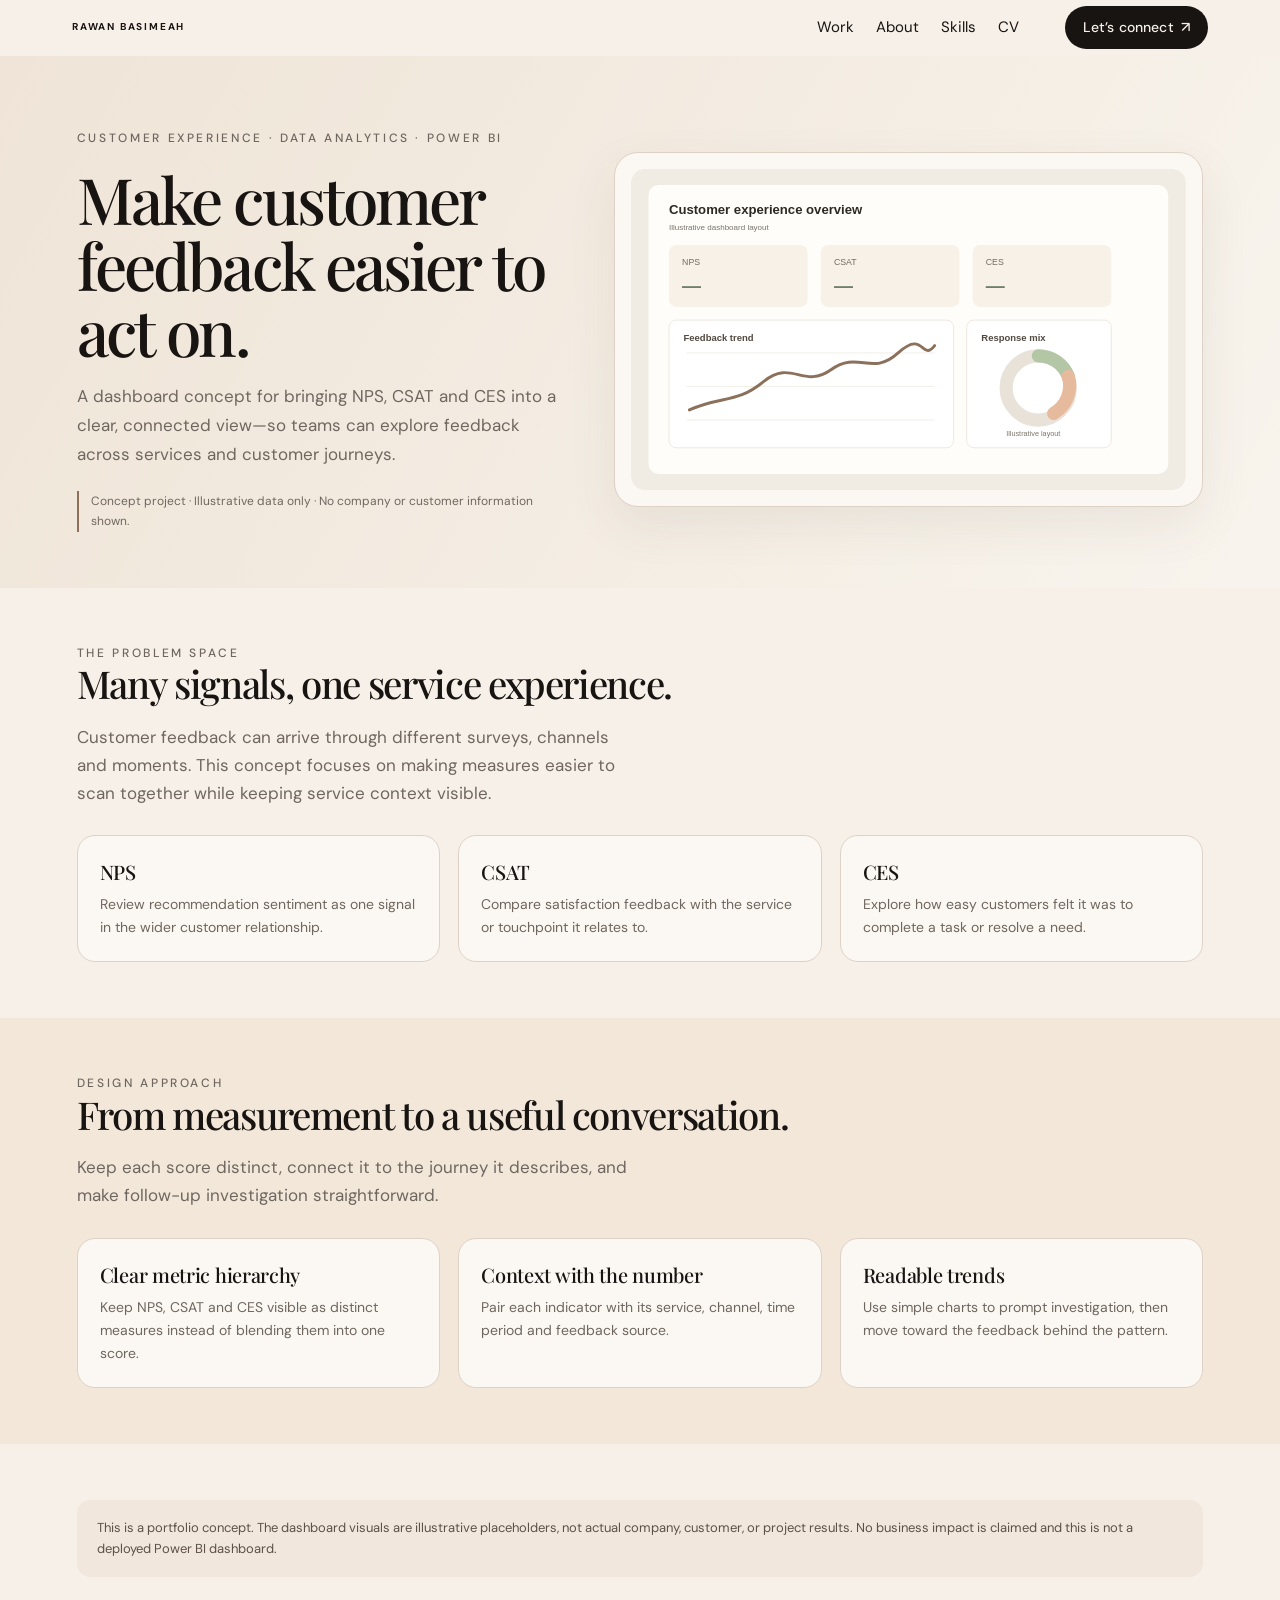
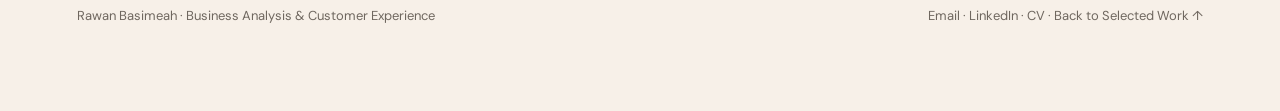
<file: cx-analytics.html>
<!doctype html><html lang="en"><head><meta charset="utf-8"><meta name="viewport" content="width=device-width,initial-scale=1">
<title>Customer Experience Dashboard Concept — Rawan Basimeah</title><meta name="description" content="A Power BI dashboard concept for exploring NPS, CSAT and CES across customer service journeys. Illustrative data only; no impact metrics are claimed.">
<link rel="preconnect" href="https://fonts.googleapis.com"><link rel="preconnect" href="https://fonts.gstatic.com" crossorigin><link href="https://fonts.googleapis.com/css2?family=Playfair+Display:wght@400;500;600&family=DM+Sans:wght@400;500;600;700&display=swap" rel="stylesheet"><link rel="stylesheet" href="style.css?v=20260930b">
<link rel="icon" type="image/svg+xml" href="favicon.svg"><link rel="canonical" href="https://rawan-portfoliovercelapp.vercel.app/cx-analytics.html"><meta property="og:type" content="website"><meta property="og:title" content="Customer Experience Dashboard Concept | Rawan Basimeah"><meta property="og:description" content="Power BI dashboard concept for exploring NPS, CSAT and CES across customer journeys. Illustrative data only; no impact metrics are claimed."><meta property="og:image" content="https://rawan-portfoliovercelapp.vercel.app/hero.webp"><meta name="twitter:card" content="summary_large_image">
<style>
.cx-page{background:var(--background)}.cx-hero{padding:72px 0 56px;background:linear-gradient(120deg,#efe4d7,#f8f4ed)}.cx-hero-grid{display:grid;grid-template-columns:.9fr 1.1fr;gap:56px;align-items:center}.cx-hero h1{font:500 clamp(38px,5vw,64px)/1.03 var(--serif);letter-spacing:-.045em;margin:18px 0}.cx-hero p{max-width:520px;color:var(--muted-text);line-height:1.7}.cx-visual{padding:16px;border:1px solid var(--border);border-radius:24px;background:#fbf8f3;box-shadow:0 18px 50px rgba(80,65,50,.08)}.cx-visual svg{display:block;width:100%;height:auto;border-radius:14px}.cx-note{font-size:12px!important;border-left:2px solid var(--brown);padding-left:12px;margin-top:22px}.cx-section{padding:56px 0}.cx-section h2{font:500 clamp(30px,3vw,40px)/1.08 var(--serif);letter-spacing:-.035em;margin-bottom:18px}.cx-grid{display:grid;grid-template-columns:repeat(3,1fr);gap:18px;margin-top:28px}.cx-card{padding:22px;border:1px solid var(--border);border-radius:18px;background:#fbf8f3}.cx-card h3{font:500 20px var(--serif);margin:0 0 8px}.cx-card p{font-size:14px;line-height:1.65;color:var(--muted-text);margin:0}.cx-disclaimer{padding:18px 20px;border-radius:14px;background:#f1e7dc;color:#5e5147;font-size:13px;line-height:1.6}.cx-footer{padding:28px 0;display:flex;justify-content:space-between;gap:20px;flex-wrap:wrap;color:var(--muted-text);font-size:13px}
@media(max-width:760px){.cx-hero{padding:46px 0 36px}.cx-hero-grid{grid-template-columns:1fr;gap:28px}.cx-grid{grid-template-columns:1fr}.cx-section{padding:40px 0}.cx-page .header-end{display:none;position:absolute;top:100%;left:16px;right:16px;padding:18px;background:#fbf8f3;border:1px solid var(--border);border-radius:18px;z-index:40;flex-direction:column}.cx-page.nav-open .header-end{display:flex}.cx-page .nav-toggle{display:flex}}
</style></head><body class="cx-page">
<header class="site-header" id="siteHeader"><div class="wrap header-inner"><a class="brand" href="index.html#top">Rawan Basimeah</a><button class="nav-toggle" id="navToggle" aria-label="Open menu" aria-expanded="false" aria-controls="primaryNav"><span></span></button><div class="header-end" id="primaryNav"><nav class="nav" aria-label="Primary"><a href="index.html#work">Work</a><a href="index.html#about">About</a><a href="index.html#tools">Skills</a><a href="cv.html">CV</a></nav><a class="btn btn-dark header-cta" href="index.html#contact">Let’s connect <span class="arw" aria-hidden="true">↗</span></a></div></div></header>
<main><section class="cx-hero"><div class="wrap cx-hero-grid"><div><p class="eyebrow">Customer experience · Data analytics · Power BI</p><h1>Make customer feedback easier to act on.</h1><p>A dashboard concept for bringing NPS, CSAT and CES into a clear, connected view—so teams can explore feedback across services and customer journeys.</p><p class="cx-note">Concept project · Illustrative data only · No company or customer information shown.</p></div><div class="cx-visual" role="img" aria-label="Illustrative dashboard with NPS, CSAT, CES cards and a trend chart"><svg viewBox="0 0 760 440" xmlns="http://www.w3.org/2000/svg"><rect width="760" height="440" rx="18" fill="#f0ebe3"/><rect x="24" y="22" width="712" height="396" rx="14" fill="#fffdf9"/><text x="52" y="61" font-family="Arial" font-size="18" font-weight="700" fill="#2d2925">Customer experience overview</text><text x="52" y="83" font-family="Arial" font-size="11" fill="#7c746b">Illustrative dashboard layout</text><rect x="52" y="104" width="190" height="85" rx="10" fill="#f7f1e8"/><rect x="260" y="104" width="190" height="85" rx="10" fill="#f7f1e8"/><rect x="468" y="104" width="190" height="85" rx="10" fill="#f7f1e8"/><text x="70" y="132" font-family="Arial" font-size="12" fill="#756a5e">NPS</text><text x="70" y="168" font-family="Arial" font-size="26" font-weight="700" fill="#6f8068">—</text><text x="278" y="132" font-family="Arial" font-size="12" fill="#756a5e">CSAT</text><text x="278" y="168" font-family="Arial" font-size="26" font-weight="700" fill="#6f8068">—</text><text x="486" y="132" font-family="Arial" font-size="12" fill="#756a5e">CES</text><text x="486" y="168" font-family="Arial" font-size="26" font-weight="700" fill="#6f8068">—</text><rect x="52" y="207" width="390" height="175" rx="10" fill="#fff" stroke="#e8e0d5"/><text x="72" y="235" font-family="Arial" font-size="13" font-weight="700" fill="#51483f">Feedback trend</text><path d="M76 344H416M76 298H416M76 252H416" stroke="#eee8df"/><path d="M80 330 C126 310 144 322 182 291 S236 302 274 275 S330 285 366 252 S398 265 416 242" fill="none" stroke="#8b715b" stroke-width="4" stroke-linecap="round"/><rect x="460" y="207" width="198" height="175" rx="10" fill="#fff" stroke="#e8e0d5"/><text x="480" y="235" font-family="Arial" font-size="13" font-weight="700" fill="#51483f">Response mix</text><circle cx="558" cy="300" r="44" fill="none" stroke="#e8e2d9" stroke-width="18"/><path d="M558 256a44 44 0 0 1 41 28" fill="none" stroke="#b3c6a5" stroke-width="18" stroke-linecap="round"/><path d="M599 284a44 44 0 0 1-20 51" fill="none" stroke="#e6ba9c" stroke-width="18" stroke-linecap="round"/><text x="514" y="366" font-family="Arial" font-size="10" fill="#7c746b">Illustrative layout</text></svg></div></div></section>
<section class="cx-section"><div class="wrap"><p class="eyebrow">The problem space</p><h2>Many signals, one service experience.</h2><p class="lead">Customer feedback can arrive through different surveys, channels and moments. This concept focuses on making measures easier to scan together while keeping service context visible.</p><div class="cx-grid"><article class="cx-card"><h3>NPS</h3><p>Review recommendation sentiment as one signal in the wider customer relationship.</p></article><article class="cx-card"><h3>CSAT</h3><p>Compare satisfaction feedback with the service or touchpoint it relates to.</p></article><article class="cx-card"><h3>CES</h3><p>Explore how easy customers felt it was to complete a task or resolve a need.</p></article></div></div></section>
<section class="cx-section" style="background:#f3e7da"><div class="wrap"><p class="eyebrow">Design approach</p><h2>From measurement to a useful conversation.</h2><p class="lead">Keep each score distinct, connect it to the journey it describes, and make follow-up investigation straightforward.</p><div class="cx-grid"><article class="cx-card"><h3>Clear metric hierarchy</h3><p>Keep NPS, CSAT and CES visible as distinct measures instead of blending them into one score.</p></article><article class="cx-card"><h3>Context with the number</h3><p>Pair each indicator with its service, channel, time period and feedback source.</p></article><article class="cx-card"><h3>Readable trends</h3><p>Use simple charts to prompt investigation, then move toward the feedback behind the pattern.</p></article></div></div></section>
<section class="cx-section"><div class="wrap"><div class="cx-disclaimer">This is a portfolio concept. The dashboard visuals are illustrative placeholders, not actual company, customer, or project results. No business impact is claimed and this is not a deployed Power BI dashboard.</div><div class="cx-footer"><span>Rawan Basimeah · Business Analysis &amp; Customer Experience</span><span><a href="mailto:basimeahrawan@gmail.com">Email</a> · <a href="https://www.linkedin.com/in/rawan-basimeah-21a00285" target="_blank" rel="noopener noreferrer">LinkedIn</a> · <a href="cv.html">CV</a> · <a href="index.html#work">Back to Selected Work ↑</a></span></div></div></section></main><script src="script.js" defer></script></body></html>
</file>
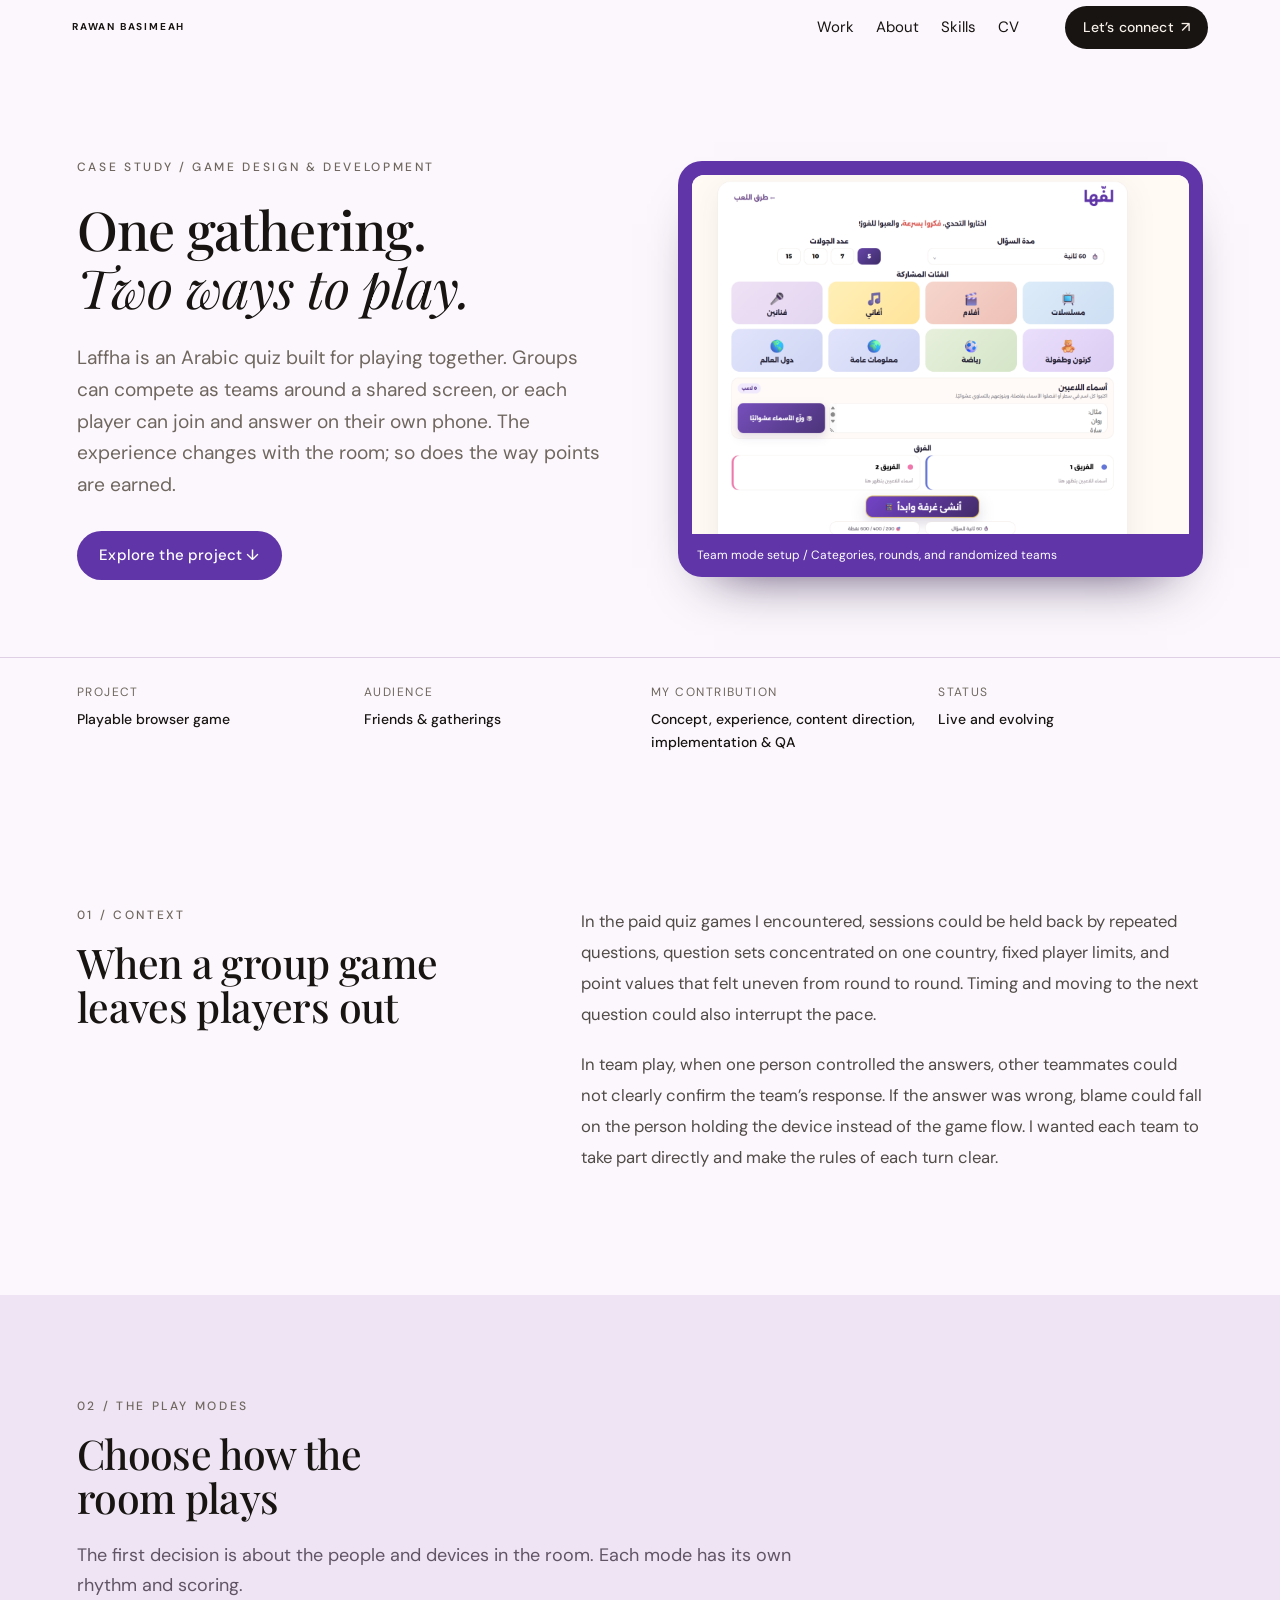
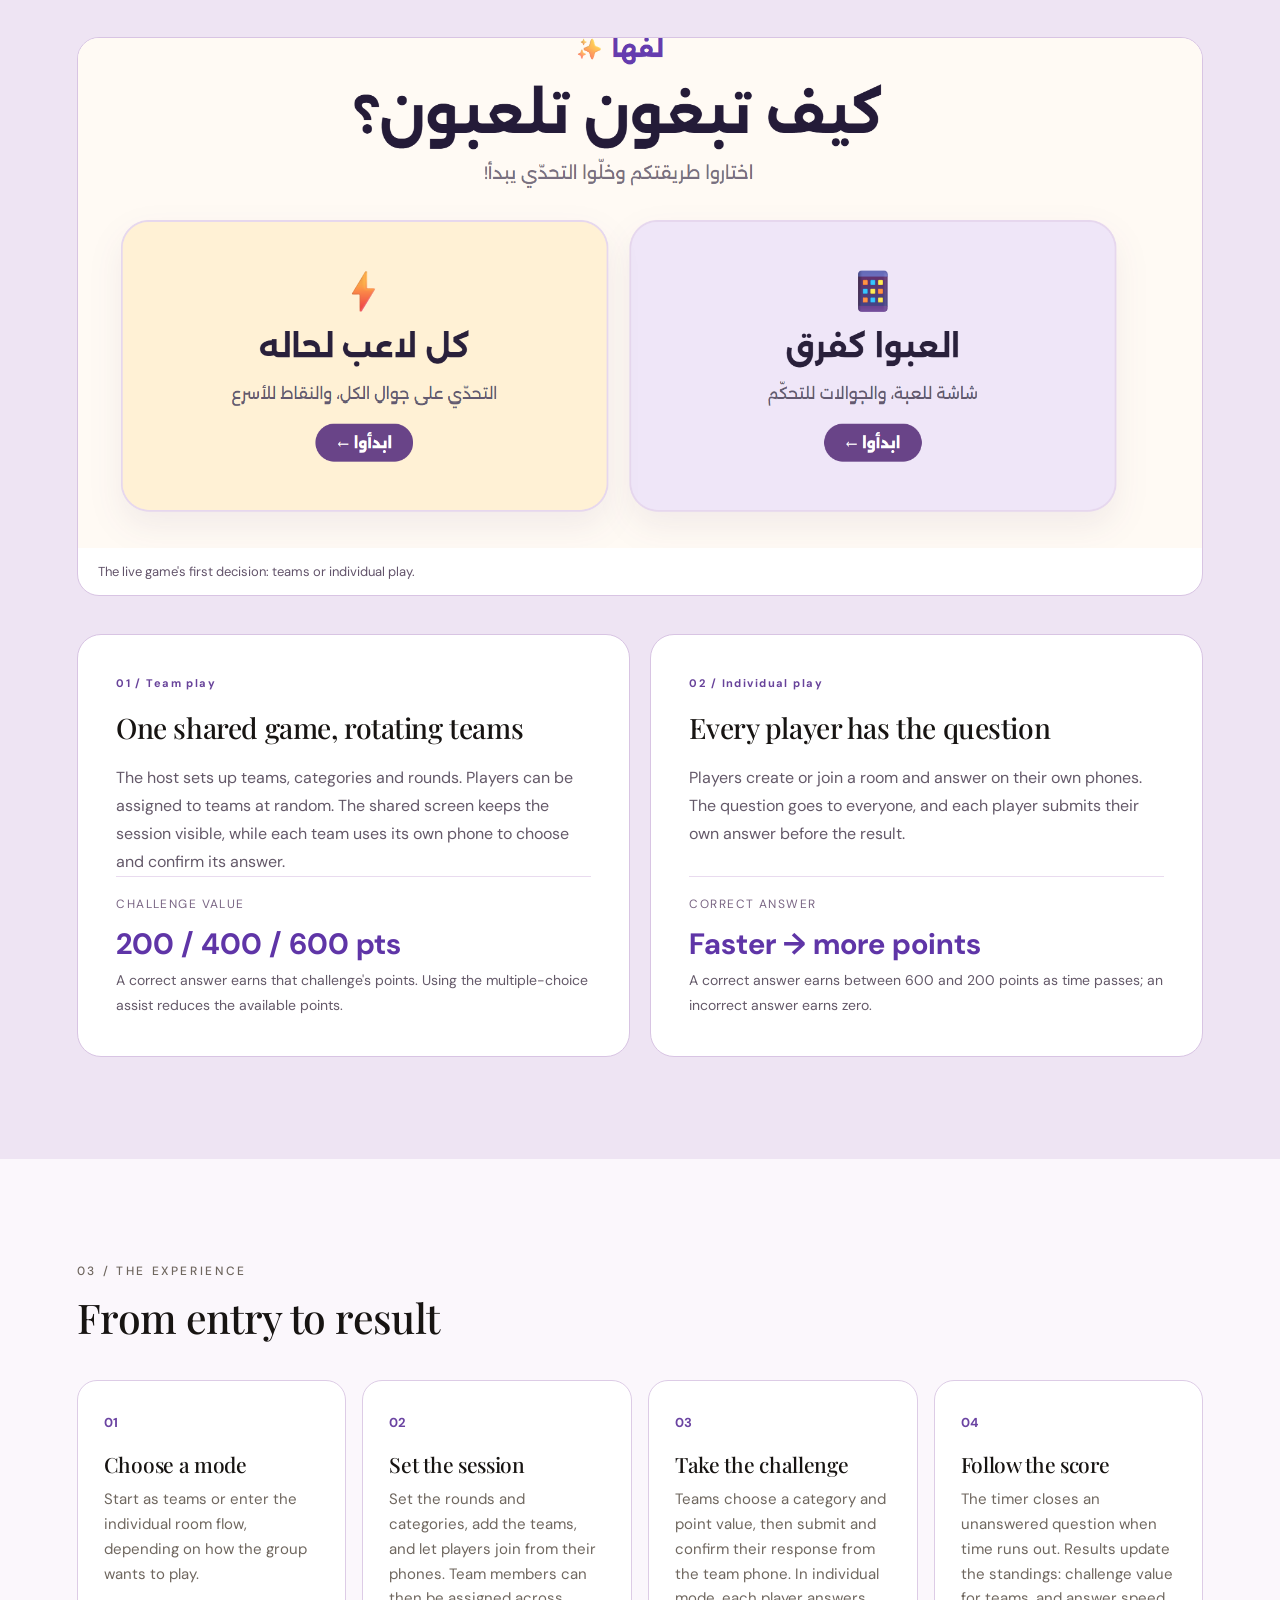
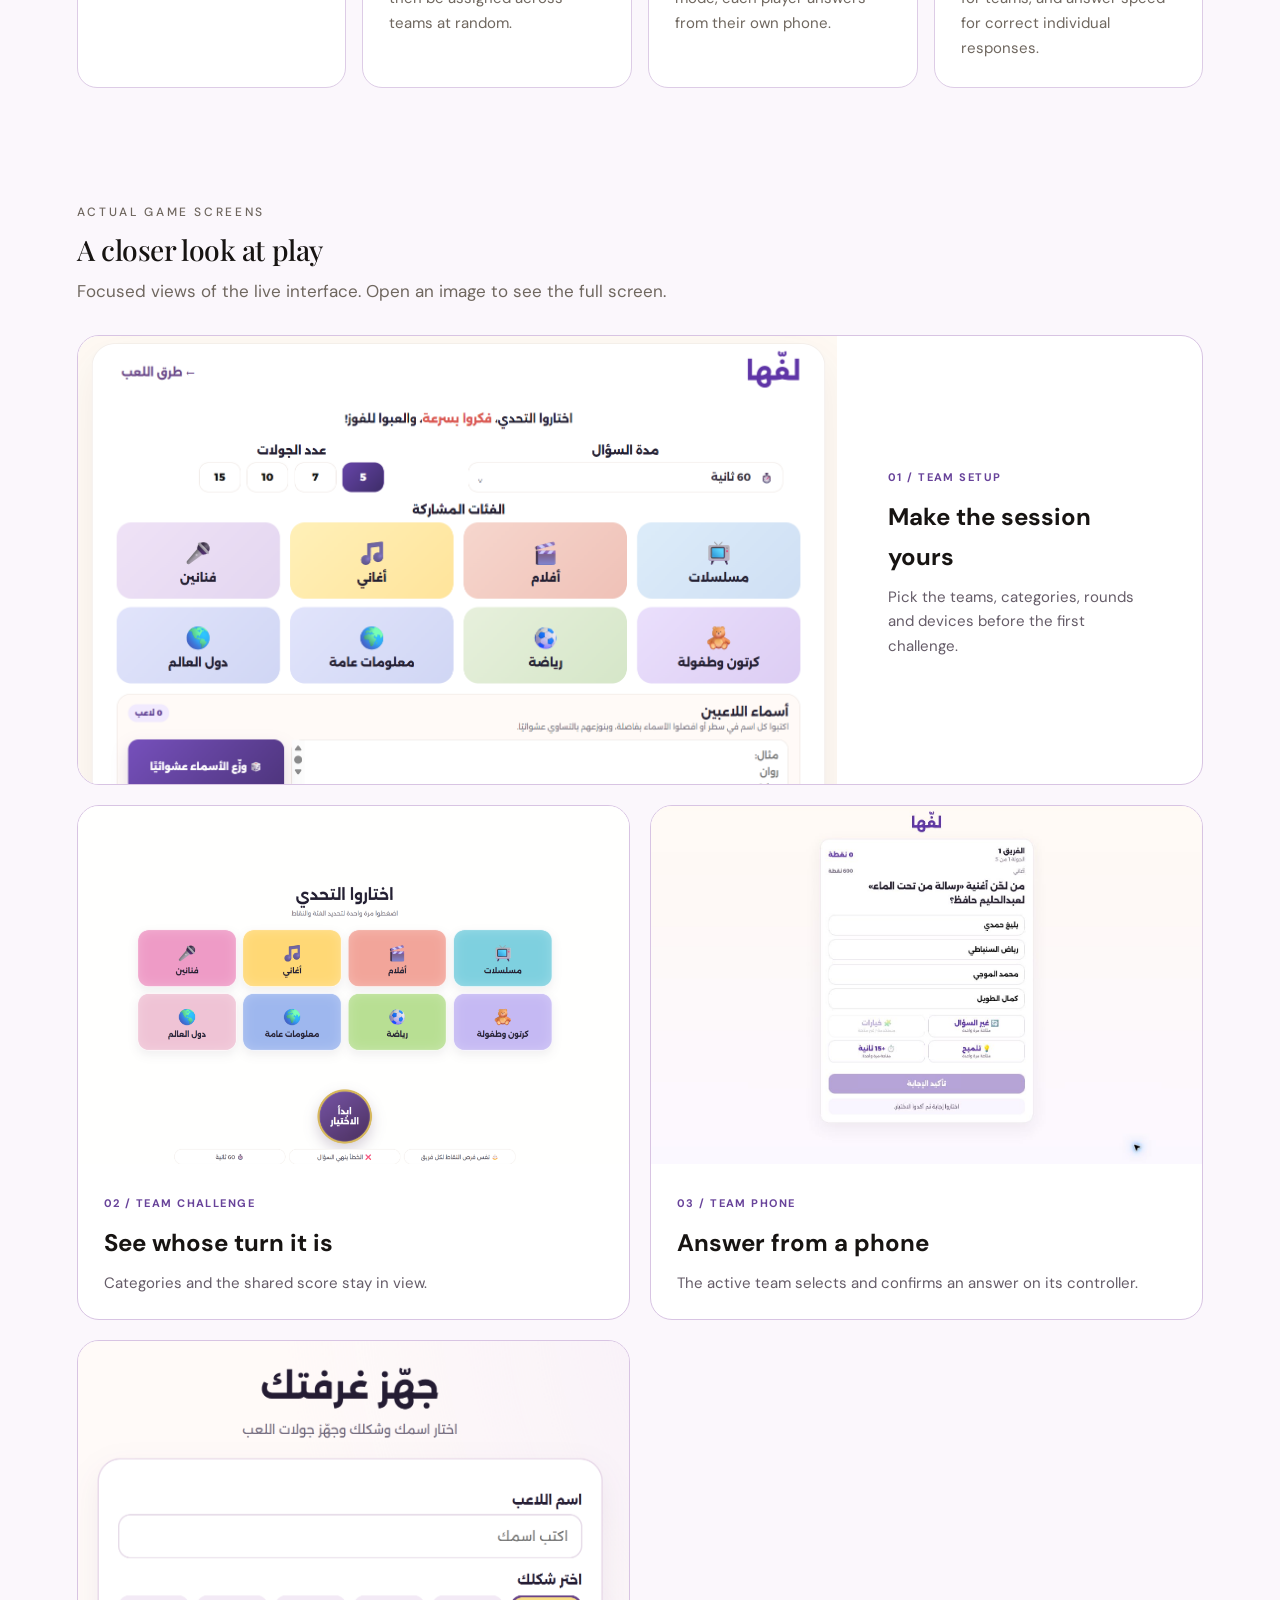
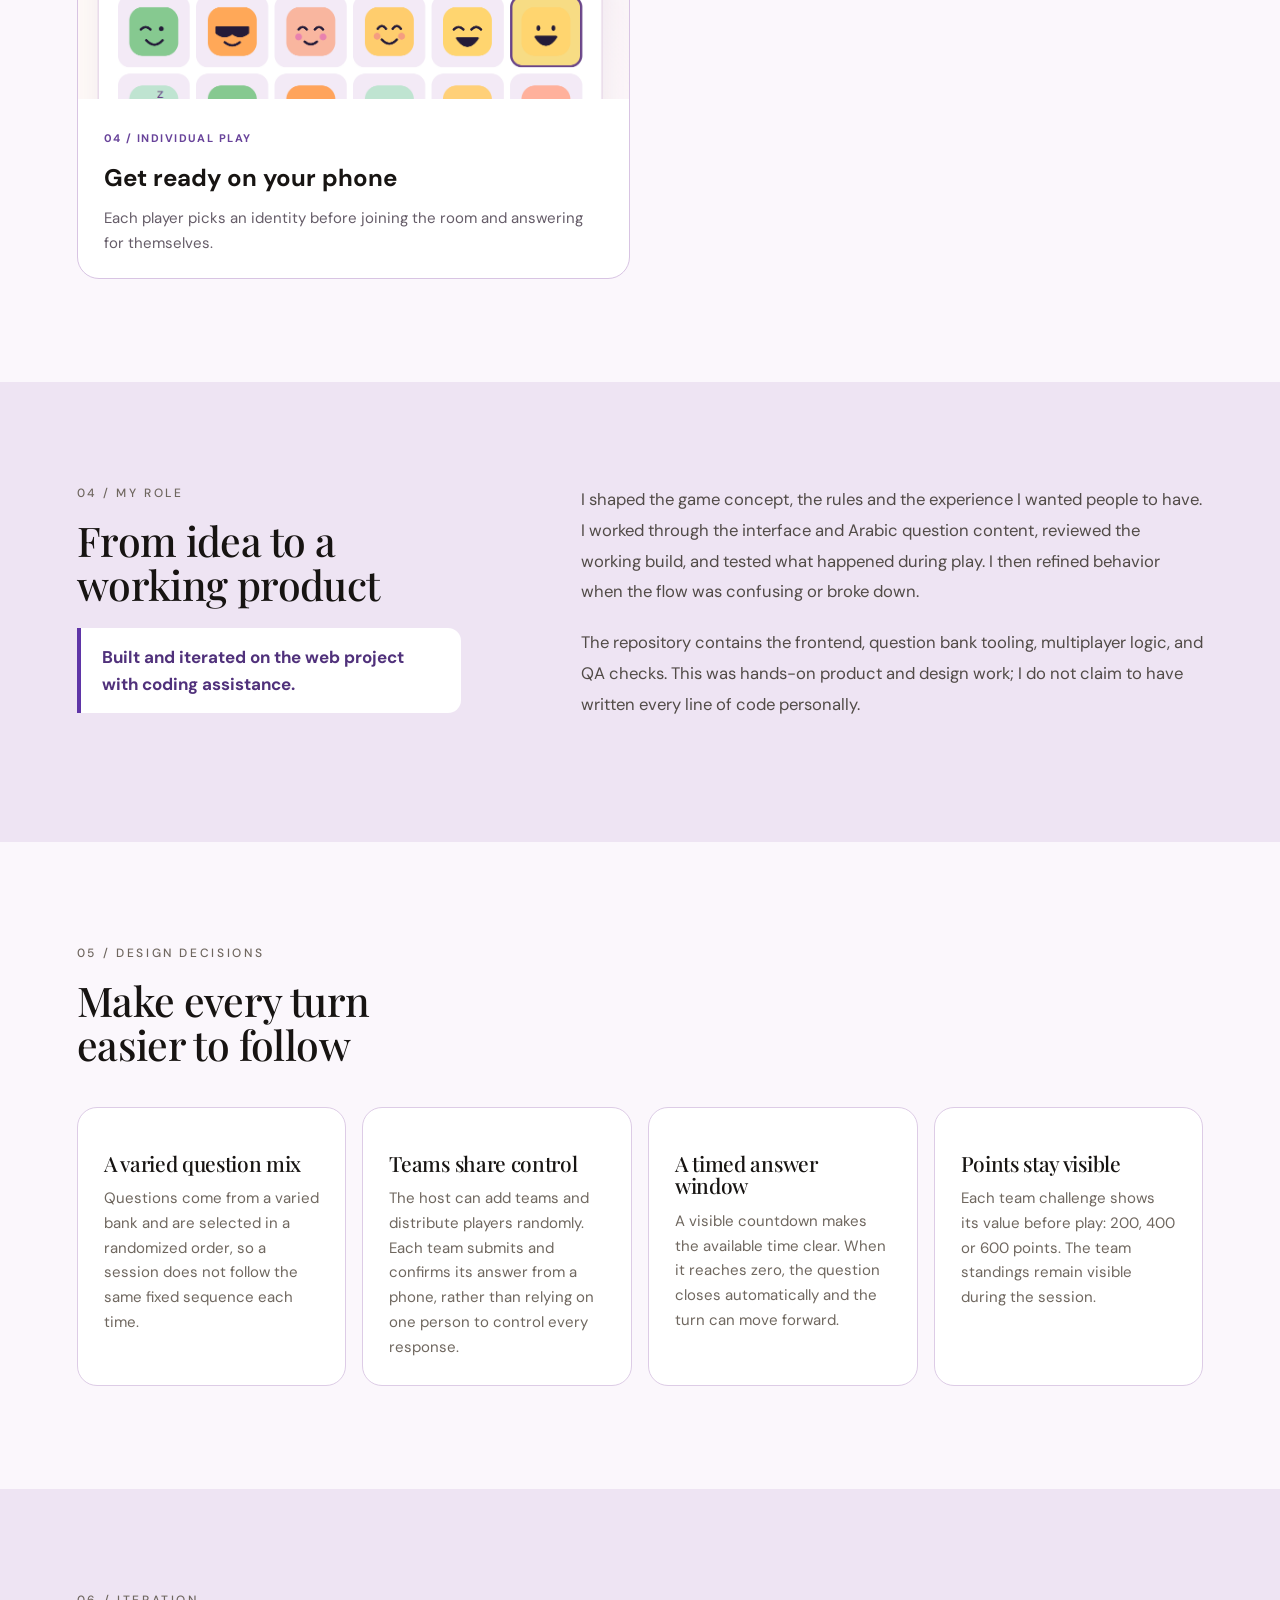
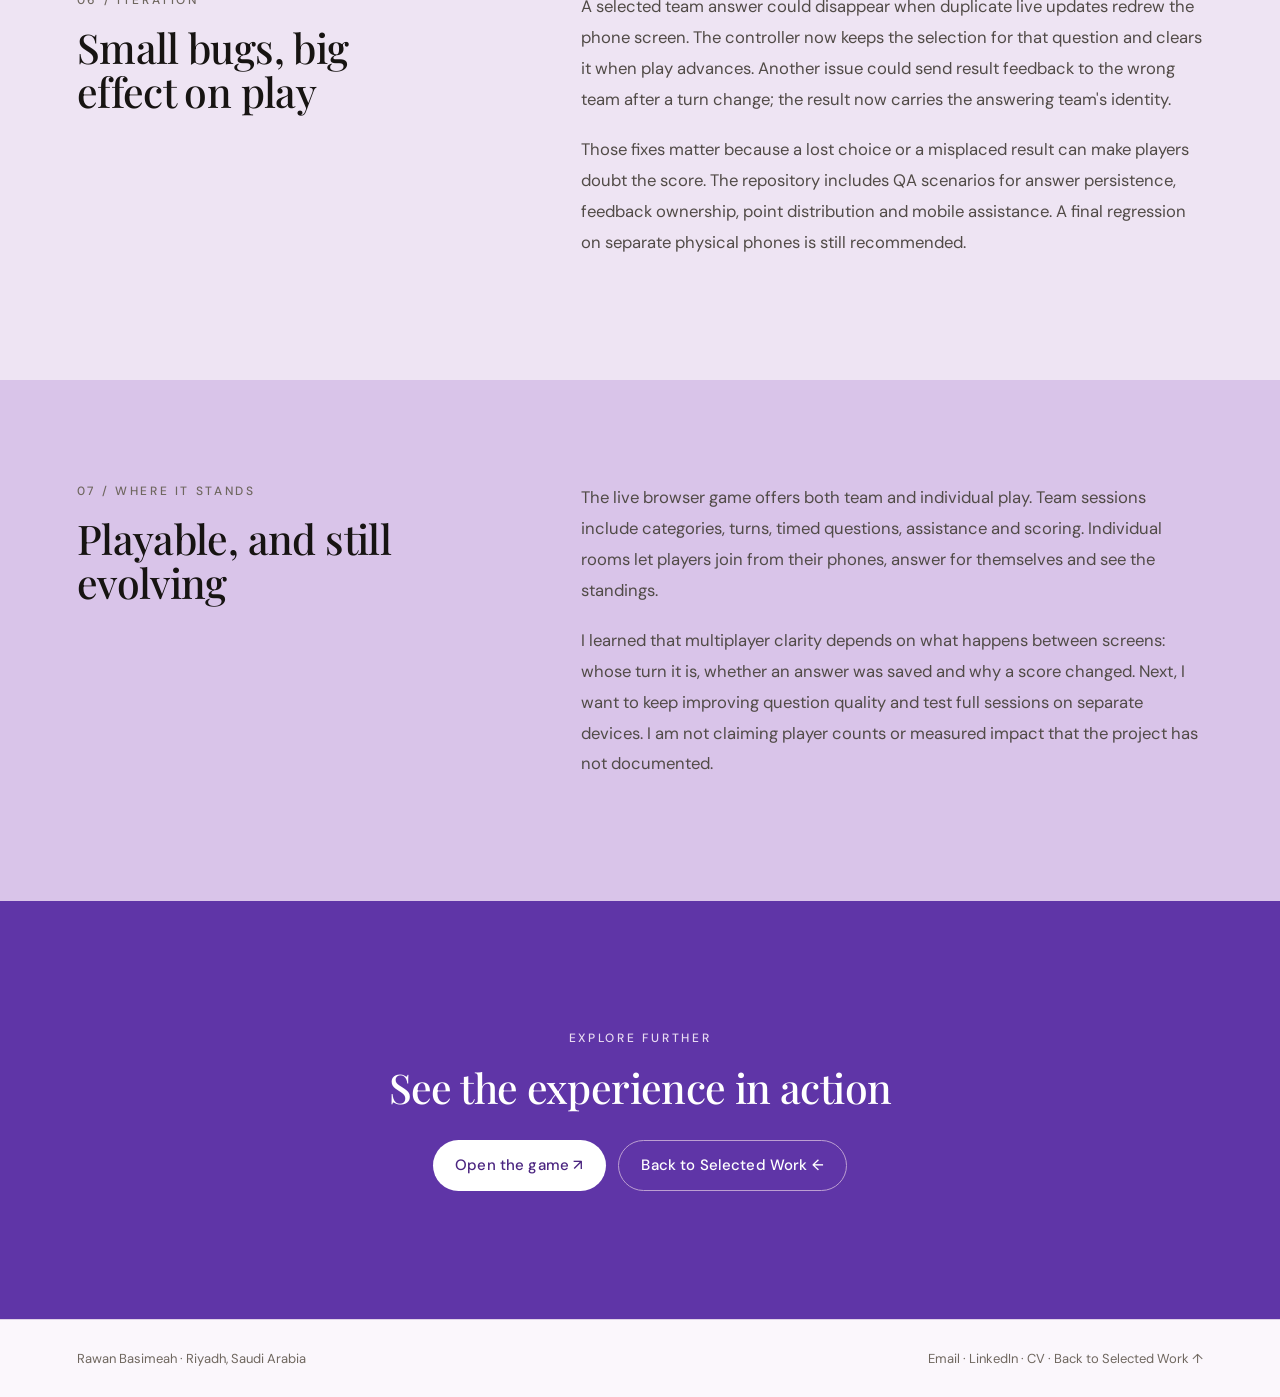
<file: laffha.html>
<!doctype html>
<html lang="en">
<head>
<meta charset="utf-8"><meta name="viewport" content="width=device-width, initial-scale=1">
<title>Laffha — Case Study | Rawan</title>
<meta name="description" content="Laffha is an Arabic social quiz designed for team and individual play. Explore Rawan Basimeah’s product design and implementation case study.">
<link rel="icon" type="image/svg+xml" href="favicon.svg"><link rel="canonical" href="https://rawan-portfoliovercelapp.vercel.app/laffha.html"><meta property="og:type" content="website"><meta property="og:title" content="Laffha — Case Study | Rawan Basimeah"><meta property="og:description" content="An Arabic social quiz designed for team and individual play. Case study by Rawan Basimeah."><meta property="og:image" content="https://rawan-portfoliovercelapp.vercel.app/hero.webp"><meta name="twitter:card" content="summary_large_image">
<link rel="preconnect" href="https://fonts.googleapis.com"><link rel="preconnect" href="https://fonts.gstatic.com" crossorigin>
<link href="https://fonts.googleapis.com/css2?family=Playfair+Display:wght@400;500;600&family=DM+Sans:wght@400;500;700&display=swap" rel="stylesheet">
<link rel="stylesheet" href="style.css?v=20261005c"><link rel="stylesheet" href="laffha.css">
</head>
<body class="case-page">
<header class="site-header" id="siteHeader"><div class="wrap header-inner"><a class="brand" href="index.html#top">Rawan Basimeah</a><button class="nav-toggle" id="navToggle" aria-label="Open menu" aria-expanded="false" aria-controls="primaryNav"><span></span></button><div class="header-end" id="primaryNav"><nav class="nav" aria-label="Primary"><a href="index.html#work">Work</a><a href="index.html#about">About</a><a href="index.html#tools">Skills</a><a href="cv.html">CV</a></nav><a class="btn btn-dark header-cta" href="index.html#contact">Let’s connect <span class="arw" aria-hidden="true">↗</span></a></div></div></header>
<main>
<section class="case-hero wrap">
  <div class="case-intro"><p class="eyebrow">Case study / Game design &amp; development</p><h1>One gathering.<br><em>Two ways to play.</em></h1><p class="case-deck">Laffha is an Arabic quiz built for playing together. Groups can compete as teams around a shared screen, or each player can join and answer on their own phone. The experience changes with the room; so does the way points are earned.</p><div class="case-hero-actions"><a class="btn btn-purple" href="#modes">Explore the project ↓</a></div></div>
  <figure class="case-screen-hero"><div class="hero-image-frame"><img src="assets/laffha/team-board-main-v2.svg" alt="Team setup screen showing quiz categories, round options, and randomized teams" width="1380" height="1054"></div><figcaption>Team mode setup / Categories, rounds, and randomized teams</figcaption></figure>
</section>
<div class="case-meta wrap"><div><span>Project</span><strong>Playable browser game</strong></div><div><span>Audience</span><strong>Friends &amp; gatherings</strong></div><div><span>My contribution</span><strong>Concept, experience, content direction, implementation &amp; QA</strong></div><div><span>Status</span><strong>Live and evolving</strong></div></div>
<section class="case-section wrap case-two" id="overview"><div><p class="eyebrow">01 / Context</p><h2>When a group game leaves players out</h2></div><div class="case-prose"><p>In the paid quiz games I encountered, sessions could be held back by repeated questions, question sets concentrated on one country, fixed player limits, and point values that felt uneven from round to round. Timing and moving to the next question could also interrupt the pace.</p><p>In team play, when one person controlled the answers, other teammates could not clearly confirm the team’s response. If the answer was wrong, blame could fall on the person holding the device instead of the game flow. I wanted each team to take part directly and make the rules of each turn clear.</p></div></section>
<section class="case-section case-tint" id="modes"><div class="wrap"><p class="eyebrow">02 / The play modes</p><h2>Choose how the room plays</h2><p class="section-lead">The first decision is about the people and devices in the room. Each mode has its own rhythm and scoring.</p><figure class="modes-photo"><a href="assets/laffha/modes-v2.svg" target="_blank" aria-label="Open the full game mode selection screenshot"><img src="assets/laffha/modes-v2.svg" alt="Actual Laffha entry screen offering team play and individual play" width="1865" height="974" loading="lazy"></a><figcaption>The live game's first decision: teams or individual play.</figcaption></figure><div class="mode-grid"><article class="mode-panel"><span class="mode-index">01 / Team play</span><h3>One shared game, rotating teams</h3><p>The host sets up teams, categories and rounds. Players can be assigned to teams at random. The shared screen keeps the session visible, while each team uses its own phone to choose and confirm its answer.</p><div class="score-strip"><span>Challenge value</span><strong>200 / 400 / 600 pts</strong></div><p class="mode-note">A correct answer earns that challenge's points. Using the multiple-choice assist reduces the available points.</p></article><article class="mode-panel"><span class="mode-index">02 / Individual play</span><h3>Every player has the question</h3><p>Players create or join a room and answer on their own phones. The question goes to everyone, and each player submits their own answer before the result.</p><div class="score-strip"><span>Correct answer</span><strong>Faster → more points</strong></div><p class="mode-note">A correct answer earns between 600 and 200 points as time passes; an incorrect answer earns zero.</p></article></div></div></section>
<section class="case-section wrap" id="journey"><p class="eyebrow">03 / The experience</p><h2>From entry to result</h2><div class="journey-grid"><article><span>01</span><h3>Choose a mode</h3><p>Start as teams or enter the individual room flow, depending on how the group wants to play.</p></article><article><span>02</span><h3>Set the session</h3><p>Set the rounds and categories, add the teams, and let players join from their phones. Team members can then be assigned across teams at random.</p></article><article><span>03</span><h3>Take the challenge</h3><p>Teams choose a category and point value, then submit and confirm their response from the team phone. In individual mode, each player answers from their own phone.</p></article><article><span>04</span><h3>Follow the score</h3><p>The timer closes an unanswered question when time runs out. Results update the standings: challenge value for teams, and answer speed for correct individual responses.</p></article></div>
<div class="screens-section"><div class="screens-heading"><p class="eyebrow">Actual game screens</p><h3>A closer look at play</h3><p>Focused views of the live interface. Open an image to see the full screen.</p></div><div class="screens-grid"><figure class="screen-feature"><a href="assets/laffha/team-setup-v2.svg" target="_blank" aria-label="Open full team setup screenshot"><img src="assets/laffha/team-setup-v2.svg" alt="Team setup showing categories, round count, team count, and play method" loading="lazy" width="1531" height="1354"></a><figcaption><span>01 / TEAM SETUP</span><strong>Make the session yours</strong><p>Pick the teams, categories, rounds and devices before the first challenge.</p></figcaption></figure><figure><a href="assets/laffha/challenge-selection-v2.svg" target="_blank" aria-label="Open full challenge screenshot"><img src="assets/laffha/challenge-selection-v2.svg" alt="Category selection and scoreboard for the active team" loading="lazy" width="2048" height="1558"></a><figcaption><span>02 / TEAM CHALLENGE</span><strong>See whose turn it is</strong><p>Categories and the shared score stay in view.</p></figcaption></figure><figure class="controller-shot"><a href="assets/laffha/controller.jpg" target="_blank" aria-label="Open full team phone controller screenshot"><img src="assets/laffha/controller.jpg" alt="Team phone controller showing the question, answer choices and assistance" loading="lazy" width="1363" height="936"></a><figcaption><span>03 / TEAM PHONE</span><strong>Answer from a phone</strong><p>The active team selects and confirms an answer on its controller.</p></figcaption></figure><figure class="individual-shot"><a href="assets/laffha/individual-setup-v2.svg" target="_blank" aria-label="Open full individual setup screenshot"><img src="assets/laffha/individual-setup-v2.svg" alt="Individual player setup with avatar and round selection" loading="lazy" width="1214" height="1375"></a><figcaption><span>04 / INDIVIDUAL PLAY</span><strong>Get ready on your phone</strong><p>Each player picks an identity before joining the room and answering for themselves.</p></figcaption></figure></div></div>
</section>
<section class="case-section case-tint"><div class="wrap case-two"><div><p class="eyebrow">04 / My role</p><h2>From idea to a working product</h2><div class="role-callout">Built and iterated on the web project with coding assistance.</div></div><div class="case-prose"><p>I shaped the game concept, the rules and the experience I wanted people to have. I worked through the interface and Arabic question content, reviewed the working build, and tested what happened during play. I then refined behavior when the flow was confusing or broke down.</p><p>The repository contains the frontend, question bank tooling, multiplayer logic, and QA checks. This was hands-on product and design work; I do not claim to have written every line of code personally.</p></div></div></section>
<section class="case-section wrap"><p class="eyebrow">05 / Design decisions</p><h2>Make every turn easier to follow</h2><div class="decision-grid"><article><h3>A varied question mix</h3><p>Questions come from a varied bank and are selected in a randomized order, so a session does not follow the same fixed sequence each time.</p></article><article><h3>Teams share control</h3><p>The host can add teams and distribute players randomly. Each team submits and confirms its answer from a phone, rather than relying on one person to control every response.</p></article><article><h3>A timed answer window</h3><p>A visible countdown makes the available time clear. When it reaches zero, the question closes automatically and the turn can move forward.</p></article><article><h3>Points stay visible</h3><p>Each team challenge shows its value before play: 200, 400 or 600 points. The team standings remain visible during the session.</p></article></div></section>
<section class="case-section case-tint"><div class="wrap case-two"><div><p class="eyebrow">06 / Iteration</p><h2>Small bugs, big effect on play</h2></div><div class="case-prose"><p>A selected team answer could disappear when duplicate live updates redrew the phone screen. The controller now keeps the selection for that question and clears it when play advances. Another issue could send result feedback to the wrong team after a turn change; the result now carries the answering team's identity.</p><p>Those fixes matter because a lost choice or a misplaced result can make players doubt the score. The repository includes QA scenarios for answer persistence, feedback ownership, point distribution and mobile assistance. A final regression on separate physical phones is still recommended.</p></div></div></section>
<section class="case-section case-outcome"><div class="wrap case-two"><div><p class="eyebrow">07 / Where it stands</p><h2>Playable, and still evolving</h2></div><div class="case-prose"><p>The live browser game offers both team and individual play. Team sessions include categories, turns, timed questions, assistance and scoring. Individual rooms let players join from their phones, answer for themselves and see the standings.</p><p>I learned that multiplayer clarity depends on what happens between screens: whose turn it is, whether an answer was saved and why a score changed. Next, I want to keep improving question quality and test full sessions on separate devices. I am not claiming player counts or measured impact that the project has not documented.</p></div></div></section>
<section class="case-next wrap"><p class="eyebrow">Explore further</p><h2>See the experience in action</h2><div><a class="btn btn-dark" href="https://laffha-game.vercel.app/" target="_blank" rel="noopener noreferrer">Open the game ↗</a><a class="btn btn-cream" href="index.html#work">Back to Selected Work ←</a></div></section>
</main><footer class="case-footer wrap"><span>Rawan Basimeah · Riyadh, Saudi Arabia</span><div><a href="mailto:basimeahrawan@gmail.com">Email</a> · <a href="https://www.linkedin.com/in/rawan-basimeah-21a00285" target="_blank" rel="noopener noreferrer">LinkedIn</a> · <a href="cv.html">CV</a> · <a href="index.html#work">Back to Selected Work ↑</a></div></footer>
<script src="script.js" defer></script>
</body></html>
</file>
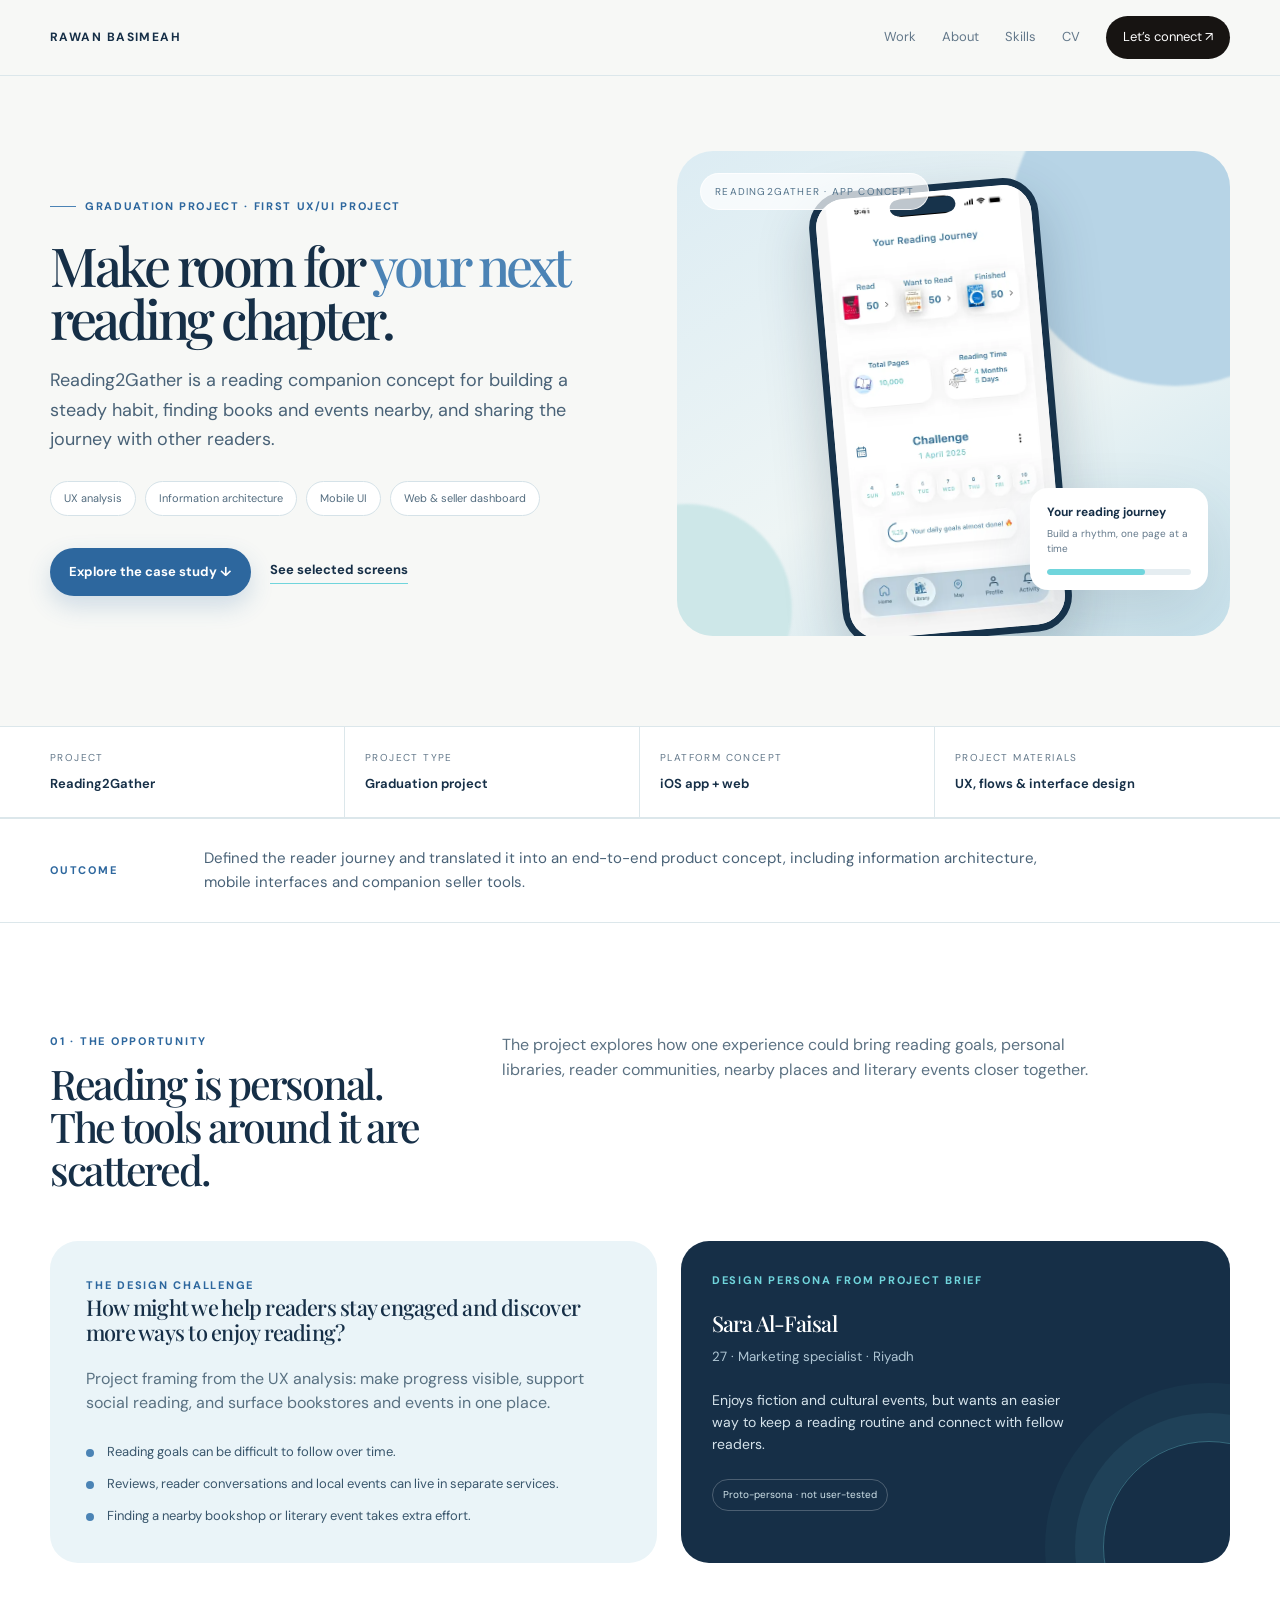
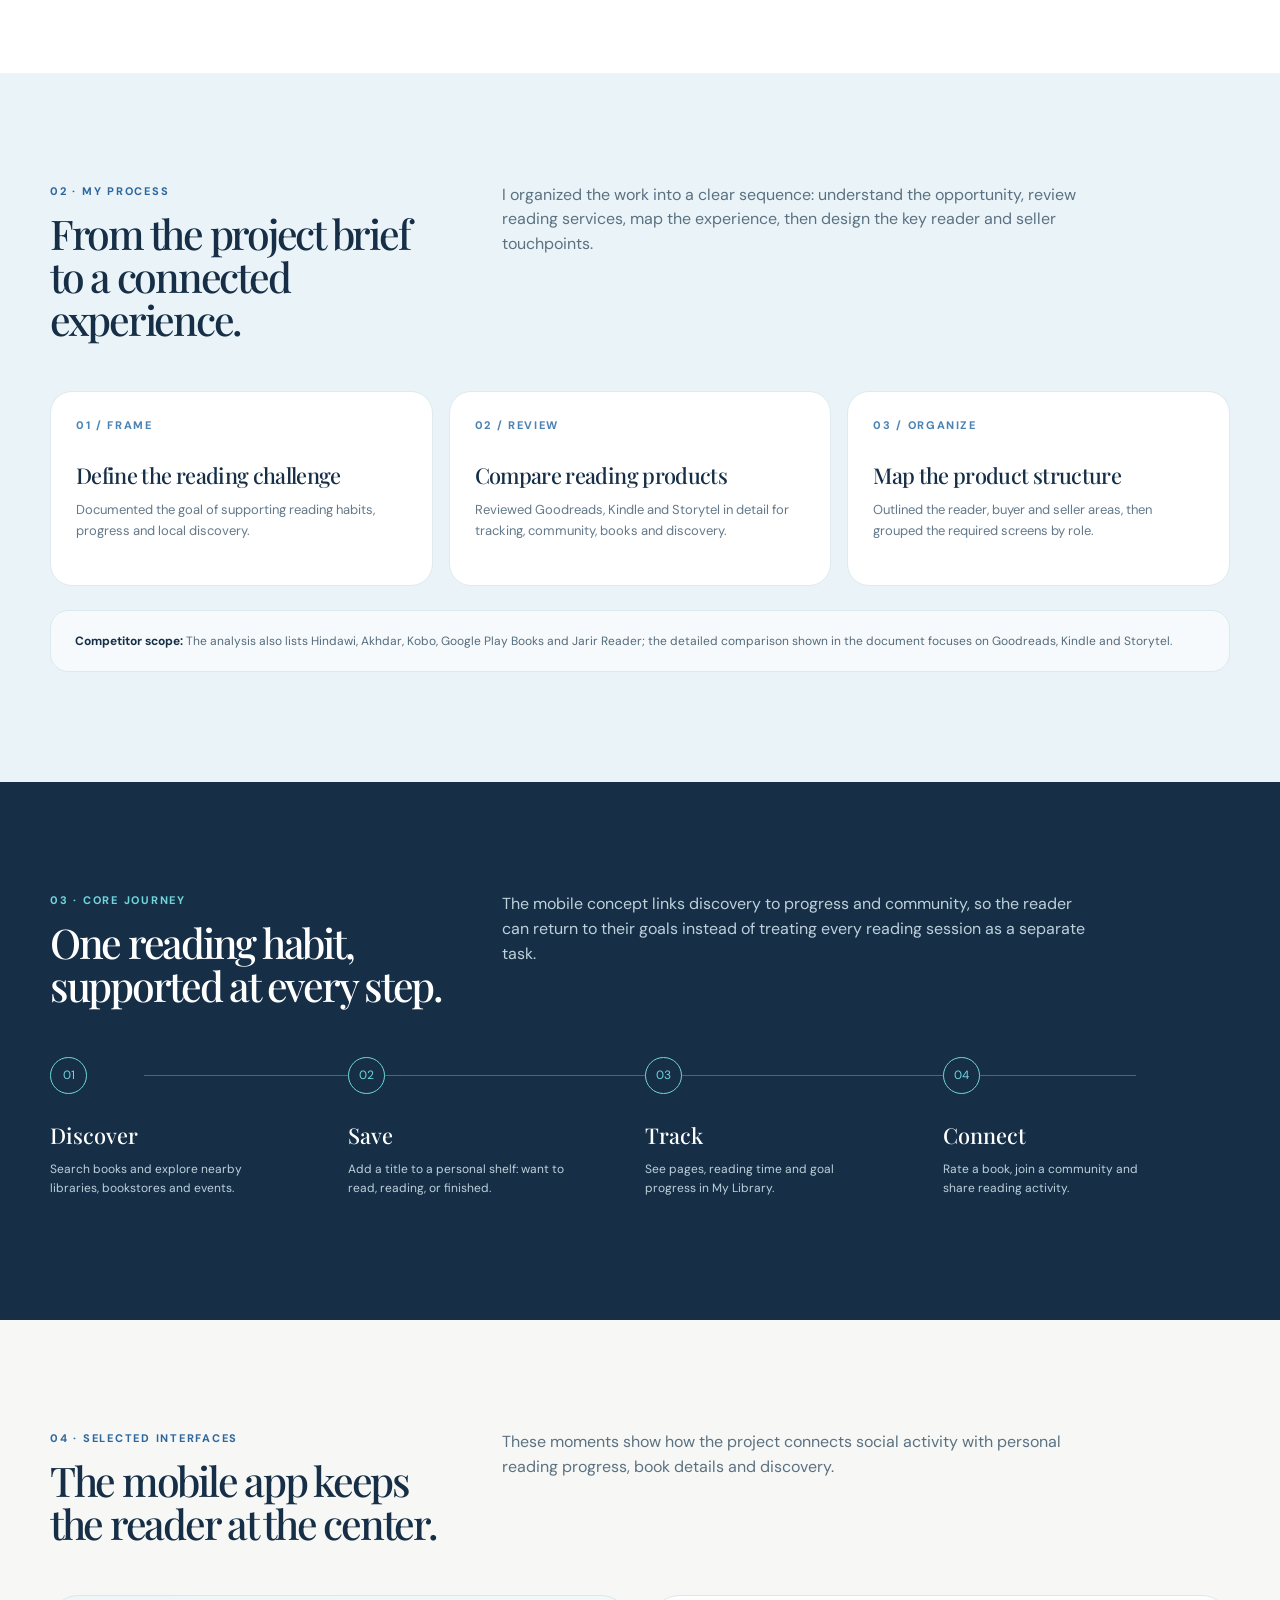
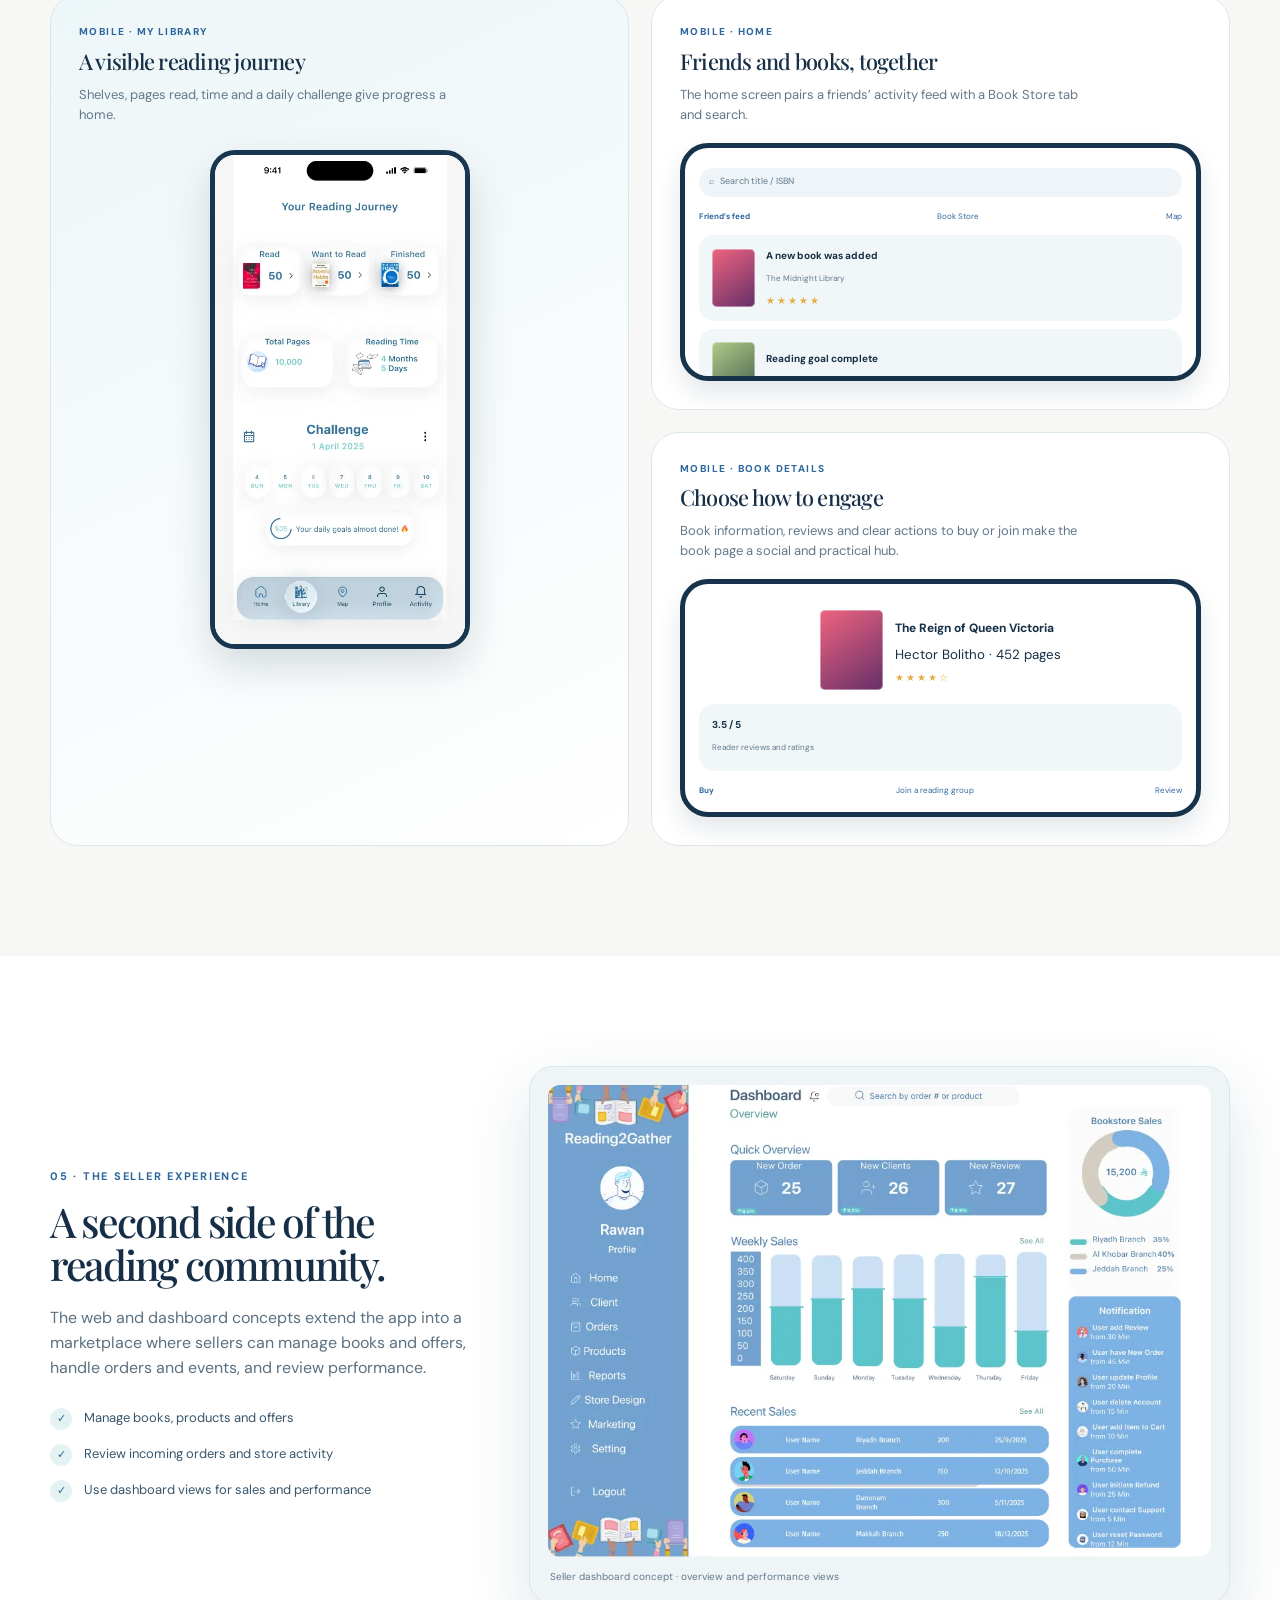
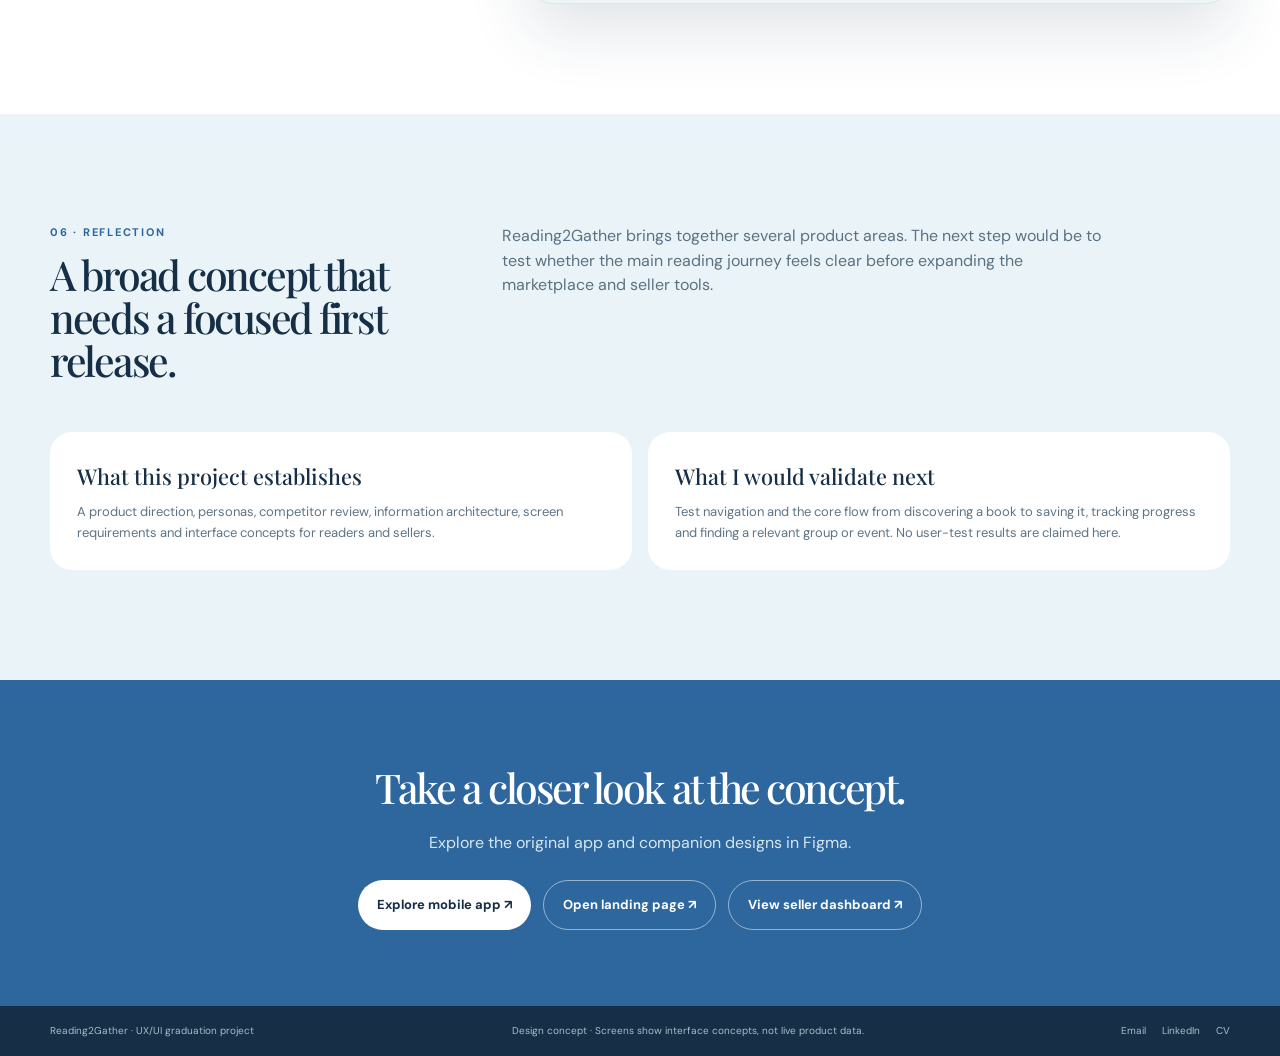
<file: reading2gather.html>
<!doctype html>
<html lang="en">
<head>
<meta charset="utf-8">
<meta name="viewport" content="width=device-width,initial-scale=1">
<title>Reading2Gather — UX/UI Case Study | Rawan</title>
<meta name="description" content="Reading2Gather is a reader-focused product concept covering reading habits, progress, discovery and connection. UX/UI case study by Rawan Basimeah.">
<link rel="icon" type="image/svg+xml" href="favicon.svg"><link rel="canonical" href="https://rawan-portfoliovercelapp.vercel.app/reading2gather.html"><meta property="og:type" content="website"><meta property="og:title" content="Reading2Gather — UX/UI Case Study | Rawan Basimeah"><meta property="og:description" content="A reader-focused product concept covering reading habits, progress, discovery and connection. UX/UI case study by Rawan Basimeah."><meta property="og:image" content="https://rawan-portfoliovercelapp.vercel.app/hero.webp"><meta name="twitter:card" content="summary_large_image">
<link rel="preconnect" href="https://fonts.googleapis.com"><link rel="preconnect" href="https://fonts.gstatic.com" crossorigin><link href="https://fonts.googleapis.com/css2?family=Playfair+Display:wght@400;500;600&family=DM+Sans:wght@400;500;600;700&display=swap" rel="stylesheet">
<style>
:root{--ink:#162f47;--blue:#4b83b5;--blue2:#2d679e;--cyan:#70d5dc;--mist:#eaf4f8;--paper:#f7f8f6;--line:#dce7eb;--muted:#63788a;--white:#fff;--shadow:0 24px 65px rgba(26,59,84,.14);--radius:28px}
*{box-sizing:border-box}html{scroll-behavior:smooth}body{margin:0;background:var(--paper);color:var(--ink);font-family:Inter,ui-sans-serif,system-ui,-apple-system,"Segoe UI",Arial,sans-serif;line-height:1.55}a{color:inherit;text-decoration:none}.wrap{width:min(1180px,calc(100% - 48px));margin:auto}
header{height:76px;display:flex;align-items:center;justify-content:space-between;border-bottom:1px solid rgba(22,47,71,.08)}.brand{font-weight:750;letter-spacing:-.04em;font-size:18px}.brand small{display:block;font-size:10px;letter-spacing:.16em;text-transform:uppercase;color:var(--muted);font-weight:600}.nav{display:flex;align-items:center;gap:26px;font-size:13px;color:var(--muted)}.nav a:last-child{background:var(--ink);color:#fff;padding:11px 17px;border-radius:999px}
.hero{padding:72px 0 88px;display:grid;grid-template-columns:1.02fr .98fr;align-items:center;gap:52px;min-height:650px}.eyebrow{display:inline-flex;align-items:center;gap:9px;color:var(--blue2);font-size:11px;font-weight:750;letter-spacing:.15em;text-transform:uppercase}.eyebrow:before{content:"";width:26px;height:1px;background:var(--blue)}h1,h2,h3,p{margin-top:0}h1{font-size:clamp(48px,6.5vw,82px);line-height:.99;letter-spacing:-.065em;margin:23px 0 22px;max-width:640px}h1 em{font-style:normal;color:var(--blue)}.intro{font-size:18px;color:#496277;max-width:520px;line-height:1.65}.tags{display:flex;gap:9px;flex-wrap:wrap;margin:26px 0 32px}.tag{border:1px solid #d5e2e8;background:#fff;border-radius:999px;padding:8px 13px;font-size:11px;color:#536c7f}.hero-actions{display:flex;align-items:center;gap:19px}.button{display:inline-flex;align-items:center;justify-content:center;padding:14px 19px;border-radius:999px;background:var(--blue2);color:#fff;font-size:13px;font-weight:700;box-shadow:0 10px 25px rgba(45,103,158,.2)}.text-link{font-size:13px;font-weight:700;color:var(--ink);border-bottom:1px solid var(--cyan);padding-bottom:3px}
.visual{position:relative;min-height:485px;border-radius:36px;background:linear-gradient(150deg,#dcecf3 0%,#eef5f5 55%,#c8e2ec 100%);overflow:hidden;display:grid;place-items:center}.visual:before,.visual:after{content:"";position:absolute;border-radius:50%;filter:blur(1px)}.visual:before{width:330px;height:330px;background:#b7d4e6;right:-110px;top:-95px}.visual:after{width:210px;height:210px;background:#cde7e8;left:-95px;bottom:-78px}.visual-note{position:absolute;z-index:3;left:23px;top:22px;background:rgba(255,255,255,.72);padding:10px 14px;border:1px solid rgba(255,255,255,.8);border-radius:999px;font-size:10px;text-transform:uppercase;letter-spacing:.12em;color:#52728a}.phone{position:relative;z-index:2;width:230px;height:455px;border:7px solid #17334b;border-radius:36px;background:#fff;overflow:hidden;box-shadow:0 22px 55px rgba(22,47,71,.23);transform:rotate(-5deg) translate(-15px,17px)}.phone img{width:100%;height:100%;object-fit:cover;object-position:top;display:block}.phone:after{content:"";position:absolute;top:6px;left:50%;transform:translateX(-50%);width:66px;height:16px;background:#17334b;border-radius:20px}.float-card{position:absolute;z-index:4;right:22px;bottom:46px;background:white;border-radius:18px;padding:15px 17px;box-shadow:var(--shadow);width:178px}.float-card b{display:block;font-size:12px}.float-card span{display:block;color:var(--muted);font-size:10px;margin-top:4px}.float-card .progress{height:6px;border-radius:99px;background:#e5edf1;margin-top:12px;overflow:hidden}.float-card .progress i{display:block;width:68%;height:100%;background:var(--cyan);border-radius:99px}
.meta-strip{background:#fff;border-top:1px solid var(--line);border-bottom:1px solid var(--line)}.meta-grid{display:grid;grid-template-columns:repeat(4,1fr);gap:0}.meta{padding:23px 20px 22px;border-right:1px solid var(--line)}.meta:first-child{padding-left:0}.meta:last-child{border:0}.meta span{display:block;color:var(--muted);font-size:10px;text-transform:uppercase;letter-spacing:.14em;margin-bottom:5px}.meta b{font-size:13px;font-weight:650}
section{padding:110px 0}.section-head{display:grid;grid-template-columns:.7fr 1.3fr;gap:60px;align-items:start;margin-bottom:50px}.section-head h2{font-size:clamp(34px,4.2vw,54px);line-height:1.05;letter-spacing:-.055em;margin:12px 0 0}.section-head p{color:#5b7182;font-size:16px;max-width:600px;margin:0}.kicker{font-size:11px;letter-spacing:.16em;text-transform:uppercase;font-weight:750;color:var(--blue2)}
.problem{background:#fff}.problem-grid{display:grid;grid-template-columns:1.05fr .95fr;gap:24px}.problem-card{padding:36px;border-radius:var(--radius);background:var(--mist);min-height:260px}.problem-card h3{font-size:25px;letter-spacing:-.035em;line-height:1.17}.problem-card p{color:#597182;max-width:500px}.pain-list{display:grid;gap:12px;margin-top:26px}.pain{display:flex;gap:13px;align-items:flex-start;font-size:13px;color:#39566c}.dot{width:8px;height:8px;background:var(--blue);border-radius:50%;margin-top:7px;flex:none}.persona{padding:31px;border-radius:var(--radius);background:var(--ink);color:white;position:relative;overflow:hidden}.persona:after{content:"";position:absolute;width:210px;height:210px;right:-85px;bottom:-90px;border:1px solid rgba(112,213,220,.35);border-radius:50%;box-shadow:0 0 0 28px rgba(112,213,220,.07),0 0 0 58px rgba(112,213,220,.04)}.persona .kicker{color:var(--cyan)}.persona h3{font-size:30px;margin:17px 0 4px;letter-spacing:-.04em}.persona small{color:#afc6d4}.persona p{color:#d5e3eb;font-size:14px;max-width:360px;margin:22px 0 0}.persona .label{display:inline-block;margin-top:24px;padding:7px 10px;border:1px solid rgba(255,255,255,.23);border-radius:99px;font-size:10px;color:#d1e4eb}
.research{background:#eaf4f8}.research-row{display:grid;grid-template-columns:repeat(3,1fr);gap:16px}.research-card{background:#fff;border:1px solid #deeaef;border-radius:22px;padding:25px;min-height:195px}.num{font-size:11px;color:var(--blue);letter-spacing:.15em;font-weight:800}.research-card h3{font-size:20px;letter-spacing:-.03em;margin:24px 0 9px}.research-card p{font-size:13px;color:#63798a;margin:0}.competitors{margin-top:24px;padding:21px 24px;background:rgba(255,255,255,.62);border:1px solid #dce9ee;border-radius:18px;font-size:12px;color:#536b7c}.competitors b{color:var(--ink)}
.journey{background:var(--ink);color:white}.journey .section-head p{color:#bed0da}.journey .kicker{color:var(--cyan)}.journey-track{display:grid;grid-template-columns:repeat(4,1fr);gap:10px;position:relative}.journey-track:before{content:"";position:absolute;top:18px;left:8%;right:8%;height:1px;background:rgba(112,213,220,.38)}.step{position:relative;padding:0 19px 0 0}.step .bubble{width:37px;height:37px;border:1px solid var(--cyan);border-radius:50%;display:grid;place-items:center;color:var(--cyan);background:var(--ink);font-size:12px;position:relative}.step h3{font-size:18px;margin:24px 0 8px}.step p{font-size:12px;line-height:1.6;color:#bed0da;max-width:220px}
.screens{background:var(--paper)}.screen-grid{display:grid;grid-template-columns:1fr 1fr;gap:22px}.screen-card{border-radius:var(--radius);background:#fff;border:1px solid var(--line);padding:28px;overflow:hidden}.screen-card.large{grid-row:span 2;min-height:560px;background:linear-gradient(155deg,#edf6f8,#fff)}.screen-card h3{font-size:21px;letter-spacing:-.035em;margin:4px 0 7px}.screen-card p{font-size:13px;color:var(--muted);max-width:400px}.small-label{font-size:10px;text-transform:uppercase;letter-spacing:.14em;color:var(--blue2);font-weight:800}.library-preview{display:flex;justify-content:center;padding:12px 0 0}.library-preview img{width:min(260px,74%);border:5px solid #18364f;border-radius:25px;box-shadow:0 18px 40px rgba(22,47,71,.16)}.mini-phone{height:238px;margin-top:18px;border:5px solid #17334b;border-radius:28px;background:white;padding:20px 14px;box-shadow:0 12px 25px rgba(22,47,71,.12);overflow:hidden}.mini-search{height:29px;border-radius:99px;background:#eef4f7;color:#60798b;font-size:9px;padding:7px 10px}.mini-tabs{display:flex;justify-content:space-between;margin:13px 0;font-size:8px;color:var(--blue2)}.mini-card{border-radius:15px;background:#f1f7f8;padding:13px;margin:8px 0;display:flex;gap:11px;align-items:center}.cover{width:43px;height:58px;border-radius:5px;background:linear-gradient(145deg,#ef6480,#662f68);box-shadow:inset 0 0 0 1px #fff6}.cover.c2{background:linear-gradient(145deg,#b1cb89,#405b4b)}.mini-card b{font-size:10px;display:block}.mini-card small{font-size:8px;color:var(--muted)}.stars{color:#e4ac45;letter-spacing:2px;font-size:10px;margin-top:4px}.web-preview{margin-top:19px;min-height:195px;border-radius:18px;background:#f5f9fa;border:1px solid var(--line);padding:19px;overflow:hidden}.web-top{display:flex;justify-content:space-between;align-items:center;font-size:9px;color:#59778d}.web-hero{background:linear-gradient(110deg,#477faf,#6999bd);border-radius:13px;margin-top:13px;padding:21px 17px;color:#fff;min-height:118px;position:relative;overflow:hidden}.web-hero:after{content:"";position:absolute;width:120px;height:120px;border-radius:50%;background:#a4d8db;right:20px;top:8px;opacity:.6}.web-hero h4{max-width:58%;font-size:16px;line-height:1.1;margin:0 0 8px;position:relative;z-index:2;letter-spacing:-.03em}.web-hero span{font-size:8px;position:relative;z-index:2}.dashboard-img{width:100%;height:165px;object-fit:cover;object-position:top;margin-top:18px;border-radius:14px;border:1px solid var(--line);background:#f5f8fa}.seller{background:#fff}.seller-layout{display:grid;grid-template-columns:.76fr 1.24fr;gap:50px;align-items:center}.seller-copy h2{font-size:clamp(34px,4vw,52px);line-height:1.05;letter-spacing:-.055em;margin:15px 0 20px}.seller-copy p{color:#5b7182}.seller-points{display:grid;gap:14px;margin:27px 0 0}.seller-point{display:flex;gap:12px;font-size:13px;color:#39566c}.check{width:22px;height:22px;display:grid;place-items:center;background:#e3f3f3;color:var(--blue2);border-radius:50%;font-size:11px;flex:none}.dashboard-wrap{padding:18px;border-radius:24px;background:#eff5f7;border:1px solid #dae7ec;box-shadow:var(--shadow)}.dashboard-wrap img{width:100%;display:block;border-radius:12px}.dashboard-caption{font-size:10px;color:var(--muted);padding:12px 2px 0}
.reflection{background:#eaf4f8}.reflection-grid{display:grid;grid-template-columns:1fr 1fr;gap:16px}.reflection-card{background:white;border-radius:22px;padding:27px}.reflection-card h3{font-size:18px;margin:0 0 10px}.reflection-card p{font-size:13px;color:#5e7485;margin:0}.footer-cta{padding:76px 0;background:var(--blue2);color:white;text-align:center}.footer-cta h2{font-size:clamp(34px,5vw,56px);letter-spacing:-.06em;margin:0 0 12px}.footer-cta p{color:#d7e7f0;margin:0 0 24px}.cta-row{display:flex;justify-content:center;gap:12px;flex-wrap:wrap}.footer-cta .button{background:#fff;color:var(--ink);box-shadow:none}.footer-cta .outline{border:1px solid rgba(255,255,255,.5);background:transparent;color:white}.footnote{background:var(--ink);color:#a9bdc9;padding:17px 0;font-size:10px}.footnote .wrap{display:flex;justify-content:space-between;gap:15px}
@media(max-width:850px){.hero{grid-template-columns:1fr;gap:35px;padding:55px 0 65px}.visual{min-height:475px}.section-head{grid-template-columns:1fr;gap:20px}.problem-grid,.seller-layout{grid-template-columns:1fr}.screen-grid{grid-template-columns:1fr}.screen-card.large{grid-row:auto}.research-row{grid-template-columns:1fr 1fr}.seller-layout{gap:30px}.meta-grid{grid-template-columns:1fr 1fr}.meta:nth-child(2){border-right:0}.meta:nth-child(-n+2){border-bottom:1px solid var(--line)}.meta:first-child{padding-left:20px}}
@media(max-width:560px){.wrap{width:min(100% - 30px,1180px)}header{height:66px}.nav{gap:12px;font-size:11px}.nav a:nth-child(1){display:none}.brand{font-size:16px}h1{font-size:52px}.intro{font-size:16px}.hero{padding-top:43px}.visual{min-height:420px;border-radius:27px}.phone{width:202px;height:392px}.float-card{right:10px;bottom:29px;width:152px;padding:13px}.meta{padding:17px 12px}.meta b{font-size:11px}section{padding:75px 0}.section-head{margin-bottom:33px}.section-head h2{font-size:39px}.problem-grid{gap:14px}.problem-card,.persona{padding:25px}.research-row{grid-template-columns:1fr}.research-card{min-height:150px}.research-card h3{margin-top:14px}.journey-track{grid-template-columns:1fr 1fr;gap:24px 12px}.journey-track:before{display:none}.step{padding-right:6px}.step h3{margin-top:13px}.reflection-grid{grid-template-columns:1fr}.footnote .wrap{display:block}.footnote .wrap span{display:block;margin-top:6px}.hero-actions{gap:13px}.button{font-size:12px;padding:13px 15px}}
.nav a.home-link{white-space:nowrap;font-weight:650;color:var(--ink)}
@media(max-width:560px){.nav a.home-link{display:inline-flex}.nav a:nth-child(2),.nav a:nth-child(4){display:none}}

body{font-family:"DM Sans",Arial,sans-serif}
h1,h2,h3,h4{font-family:"Playfair Display",Georgia,serif}
h1{font-size:clamp(36px,4.2vw,56px)!important}
.section-head h2,.seller-copy h2,.footer-cta h2{font-size:clamp(30px,3.2vw,44px)!important}
.problem-card h3,.persona h3,.research-card h3,.step h3,.screen-card h3,.reflection-card h3{font-size:clamp(18px,1.7vw,24px)!important}
@media(max-width:680px){h1{font-size:clamp(34px,8.8vw,46px)!important}.section-head h2,.seller-copy h2,.footer-cta h2{font-size:34px!important}}
body{font-family:"DM Sans",Arial,sans-serif}h1,h2,h3{font-family:"Playfair Display",Georgia,serif;font-weight:500}
.reading-case-page .site-header{height:76px;position:sticky;top:0;z-index:20;background:rgba(247,248,246,.96);backdrop-filter:blur(12px);border-bottom:1px solid var(--line);padding:0}
.reading-case-page .site-header .header-inner{width:min(1180px,calc(100% - 48px));height:100%;display:flex;align-items:center;justify-content:space-between;margin:auto}
.reading-case-page .site-header .brand{font-family:"DM Sans",Arial,sans-serif;font-weight:700;letter-spacing:.12em;text-transform:uppercase;font-size:12px}
.reading-case-page .site-header .header-end{display:flex;align-items:center;gap:26px}
.reading-case-page .site-header .nav{display:flex;align-items:center;gap:26px;font-size:13px;color:var(--muted)}
.reading-case-page .site-header .nav a:last-child{background:transparent;color:inherit;padding:0;border-radius:0}
.reading-case-page .site-header .header-cta{background:#171412;color:#fff;padding:11px 17px;border-radius:999px;font-size:13px}
.reading-case-page .nav-toggle{display:none;border:1px solid var(--line);width:42px;height:42px;border-radius:50%;background:#fff;align-items:center;justify-content:center}
.reading-case-page .nav-toggle span,.reading-case-page .nav-toggle span:before,.reading-case-page .nav-toggle span:after{display:block;width:17px;height:1.5px;background:var(--ink);position:relative}
.reading-case-page .nav-toggle span:before,.reading-case-page .nav-toggle span:after{content:"";position:absolute;left:0}
.reading-case-page .nav-toggle span:before{top:-5px}.reading-case-page .nav-toggle span:after{top:5px}
.outcome-note{padding:28px 0;background:#fff;border-block:1px solid var(--line)}.outcome-note .wrap{display:flex;align-items:center;gap:34px}.outcome-note .kicker{flex:0 0 120px}.outcome-note p{margin:0;color:#496277;max-width:850px;font-size:15px}
.footnote .wrap{display:flex;justify-content:space-between;gap:16px;flex-wrap:wrap}.footnote .footer-social{display:flex;gap:16px}
@media(max-width:760px){.reading-case-page .site-header{height:68px}.reading-case-page .site-header .header-inner{width:calc(100% - 32px)}.reading-case-page .nav-toggle{display:flex}.reading-case-page .site-header .header-end{display:none;position:absolute;top:100%;left:16px;right:16px;padding:18px;background:#fbf8f3;border:1px solid var(--line);border-radius:18px;box-shadow:var(--shadow);align-items:stretch;gap:15px}.reading-case-page.nav-open .site-header .header-end{display:flex;flex-direction:column}.reading-case-page .site-header .nav{flex-direction:column;align-items:stretch;gap:17px}.reading-case-page .site-header .header-cta{text-align:center}.outcome-note .wrap{align-items:flex-start;flex-direction:column;gap:8px}.footnote .wrap{flex-direction:column}}
</style>
</head>
<body class="reading-case-page">
<header class="site-header" id="siteHeader"><div class="wrap header-inner"><a class="brand" href="index.html#top">Rawan Basimeah</a><button class="nav-toggle" id="navToggle" aria-label="Open menu" aria-expanded="false" aria-controls="primaryNav"><span></span></button><div class="header-end" id="primaryNav"><nav class="nav" aria-label="Primary"><a href="index.html#work">Work</a><a href="index.html#about">About</a><a href="index.html#tools">Skills</a><a href="cv.html">CV</a></nav><a class="btn btn-dark header-cta" href="index.html#contact">Let’s connect <span class="arw" aria-hidden="true">↗</span></a></div></div></header>
<main id="top">
<div class="wrap hero">
<div><div class="eyebrow">Graduation project · First UX/UI project</div><h1>Make room for <em>your next</em> reading chapter.</h1><p class="intro">Reading2Gather is a reading companion concept for building a steady habit, finding books and events nearby, and sharing the journey with other readers.</p><div class="tags"><span class="tag">UX analysis</span><span class="tag">Information architecture</span><span class="tag">Mobile UI</span><span class="tag">Web &amp; seller dashboard</span></div><div class="hero-actions"><a class="button" href="#story">Explore the case study ↓</a><a class="text-link" href="#screens">See selected screens</a></div></div>
<div class="visual"><div class="visual-note">Reading2Gather · App concept</div><div class="phone"><img src="[data-uri]" alt="Reading2Gather My Library screen"></div><div class="float-card"><b>Your reading journey</b><span>Build a rhythm, one page at a time</span><div class="progress"><i></i></div></div></div>
</div>
<div class="meta-strip"><div class="wrap meta-grid"><div class="meta"><span>Project</span><b>Reading2Gather</b></div><div class="meta"><span>Project type</span><b>Graduation project</b></div><div class="meta"><span>Platform concept</span><b>iOS app + web</b></div><div class="meta"><span>Project materials</span><b>UX, flows &amp; interface design</b></div></div></div>
<section class="outcome-note"><div class="wrap"><span class="kicker">Outcome</span><p>Defined the reader journey and translated it into an end-to-end product concept, including information architecture, mobile interfaces and companion seller tools.</p></div></section>
<section class="problem" id="story"><div class="wrap"><div class="section-head"><div><div class="kicker">01 · The opportunity</div><h2>Reading is personal. The tools around it are scattered.</h2></div><p>The project explores how one experience could bring reading goals, personal libraries, reader communities, nearby places and literary events closer together.</p></div><div class="problem-grid"><article class="problem-card"><div class="kicker">The design challenge</div><h3>How might we help readers stay engaged and discover more ways to enjoy reading?</h3><p>Project framing from the UX analysis: make progress visible, support social reading, and surface bookstores and events in one place.</p><div class="pain-list"><div class="pain"><span class="dot"></span><span>Reading goals can be difficult to follow over time.</span></div><div class="pain"><span class="dot"></span><span>Reviews, reader conversations and local events can live in separate services.</span></div><div class="pain"><span class="dot"></span><span>Finding a nearby bookshop or literary event takes extra effort.</span></div></div></article><aside class="persona"><div class="kicker">Design persona from project brief</div><h3>Sara Al-Faisal</h3><small>27 · Marketing specialist · Riyadh</small><p>Enjoys fiction and cultural events, but wants an easier way to keep a reading routine and connect with fellow readers.</p><span class="label">Proto-persona · not user-tested</span></aside></div></div></section>
<section class="research" id="process"><div class="wrap"><div class="section-head"><div><div class="kicker">02 · My process</div><h2>From the project brief to a connected experience.</h2></div><p>I organized the work into a clear sequence: understand the opportunity, review reading services, map the experience, then design the key reader and seller touchpoints.</p></div><div class="research-row"><article class="research-card"><div class="num">01 / FRAME</div><h3>Define the reading challenge</h3><p>Documented the goal of supporting reading habits, progress and local discovery.</p></article><article class="research-card"><div class="num">02 / REVIEW</div><h3>Compare reading products</h3><p>Reviewed Goodreads, Kindle and Storytel in detail for tracking, community, books and discovery.</p></article><article class="research-card"><div class="num">03 / ORGANIZE</div><h3>Map the product structure</h3><p>Outlined the reader, buyer and seller areas, then grouped the required screens by role.</p></article></div><div class="competitors"><b>Competitor scope:</b> The analysis also lists Hindawi, Akhdar, Kobo, Google Play Books and Jarir Reader; the detailed comparison shown in the document focuses on Goodreads, Kindle and Storytel.</div></div></section>
<section class="journey"><div class="wrap"><div class="section-head"><div><div class="kicker">03 · Core journey</div><h2>One reading habit, supported at every step.</h2></div><p>The mobile concept links discovery to progress and community, so the reader can return to their goals instead of treating every reading session as a separate task.</p></div><div class="journey-track"><div class="step"><div class="bubble">01</div><h3>Discover</h3><p>Search books and explore nearby libraries, bookstores and events.</p></div><div class="step"><div class="bubble">02</div><h3>Save</h3><p>Add a title to a personal shelf: want to read, reading, or finished.</p></div><div class="step"><div class="bubble">03</div><h3>Track</h3><p>See pages, reading time and goal progress in My Library.</p></div><div class="step"><div class="bubble">04</div><h3>Connect</h3><p>Rate a book, join a community and share reading activity.</p></div></div></div></section>
<section class="screens" id="screens"><div class="wrap"><div class="section-head"><div><div class="kicker">04 · Selected interfaces</div><h2>The mobile app keeps the reader at the center.</h2></div><p>These moments show how the project connects social activity with personal reading progress, book details and discovery.</p></div><div class="screen-grid"><article class="screen-card large"><div class="small-label">Mobile · My Library</div><h3>A visible reading journey</h3><p>Shelves, pages read, time and a daily challenge give progress a home.</p><div class="library-preview"><img src="[data-uri]" alt="Reading2Gather My Library mobile interface"></div></article><article class="screen-card"><div class="small-label">Mobile · Home</div><h3>Friends and books, together</h3><p>The home screen pairs a friends’ activity feed with a Book Store tab and search.</p><div class="mini-phone"><div class="mini-search">⌕ &nbsp; Search title / ISBN</div><div class="mini-tabs"><b>Friend’s feed</b><span>Book Store</span><span>Map</span></div><div class="mini-card"><div class="cover"></div><div><b>A new book was added</b><small>The Midnight Library</small><div class="stars">★★★★★</div></div></div><div class="mini-card"><div class="cover c2"></div><div><b>Reading goal complete</b><small>10 points earned</small></div></div></div></article><article class="screen-card"><div class="small-label">Mobile · Book details</div><h3>Choose how to engage</h3><p>Book information, reviews and clear actions to buy or join make the book page a social and practical hub.</p><div class="mini-phone"><div style="height:92px;display:flex;align-items:center;justify-content:center;gap:12px"><div class="cover" style="width:63px;height:80px"></div><div><b style="font-size:12px">The Reign of Queen Victoria</b><small style="display:block;margin-top:5px">Hector Bolitho · 452 pages</small><div class="stars">★★★★☆</div></div></div><div class="mini-card"><div><b>3.5 / 5</b><small>Reader reviews and ratings</small></div></div><div class="mini-tabs"><b>Buy</b><span>Join a reading group</span><span>Review</span></div></div></article></div></div></section>
<section class="seller" id="seller"><div class="wrap seller-layout"><div class="seller-copy"><div class="kicker">05 · The seller experience</div><h2>A second side of the reading community.</h2><p>The web and dashboard concepts extend the app into a marketplace where sellers can manage books and offers, handle orders and events, and review performance.</p><div class="seller-points"><div class="seller-point"><span class="check">✓</span><span>Manage books, products and offers</span></div><div class="seller-point"><span class="check">✓</span><span>Review incoming orders and store activity</span></div><div class="seller-point"><span class="check">✓</span><span>Use dashboard views for sales and performance</span></div></div></div><div class="dashboard-wrap"><img src="[data-uri]" alt="Reading2Gather seller dashboard overview"><div class="dashboard-caption">Seller dashboard concept · overview and performance views</div></div></div></section>
<section class="reflection"><div class="wrap"><div class="section-head"><div><div class="kicker">06 · Reflection</div><h2>A broad concept that needs a focused first release.</h2></div><p>Reading2Gather brings together several product areas. The next step would be to test whether the main reading journey feels clear before expanding the marketplace and seller tools.</p></div><div class="reflection-grid"><article class="reflection-card"><h3>What this project establishes</h3><p>A product direction, personas, competitor review, information architecture, screen requirements and interface concepts for readers and sellers.</p></article><article class="reflection-card"><h3>What I would validate next</h3><p>Test navigation and the core flow from discovering a book to saving it, tracking progress and finding a relevant group or event. No user-test results are claimed here.</p></article></div></div></section>
<section class="footer-cta" id="prototype"><div class="wrap"><h2>Take a closer look at the concept.</h2><p>Explore the original app and companion designs in Figma.</p><div class="cta-row"><a class="button" href="https://www.figma.com/design/iTTooO9jypjaXJbaOKf6pC/Reading2gether-Project?node-id=402-2903&m=dev&t=6O024oJSgiTuvf15-1" target="_blank" rel="noreferrer">Explore mobile app ↗</a><a class="button outline" href="https://www.figma.com/proto/WAKrliR6H06yeyHp4sGWBY/Landing-Page?node-id=1-2&page-id=0%3A1&t=OIsFUnI57rcifHVG-1" target="_blank" rel="noreferrer">Open landing page ↗</a><a class="button outline" href="https://www.figma.com/design/LVzSWFy8cc4dZTzC4wF7Wu/Dashborad?node-id=61-1786&m=dev&t=oGCQu3EbDkHRxfHf-1" target="_blank" rel="noreferrer">View seller dashboard ↗</a></div></div></section>
</main><footer class="footnote"><div class="wrap"><span>Reading2Gather · UX/UI graduation project</span><span>Design concept · Screens show interface concepts, not live product data.</span><nav class="footer-social" aria-label="Contact Rawan"><a href="mailto:basimeahrawan@gmail.com">Email</a><a href="https://www.linkedin.com/in/rawan-basimeah-21a00285" target="_blank" rel="noopener noreferrer">LinkedIn</a><a href="cv.html">CV</a></nav></div></footer>
<script src="script.js" defer></script>
</body></html>
</file>
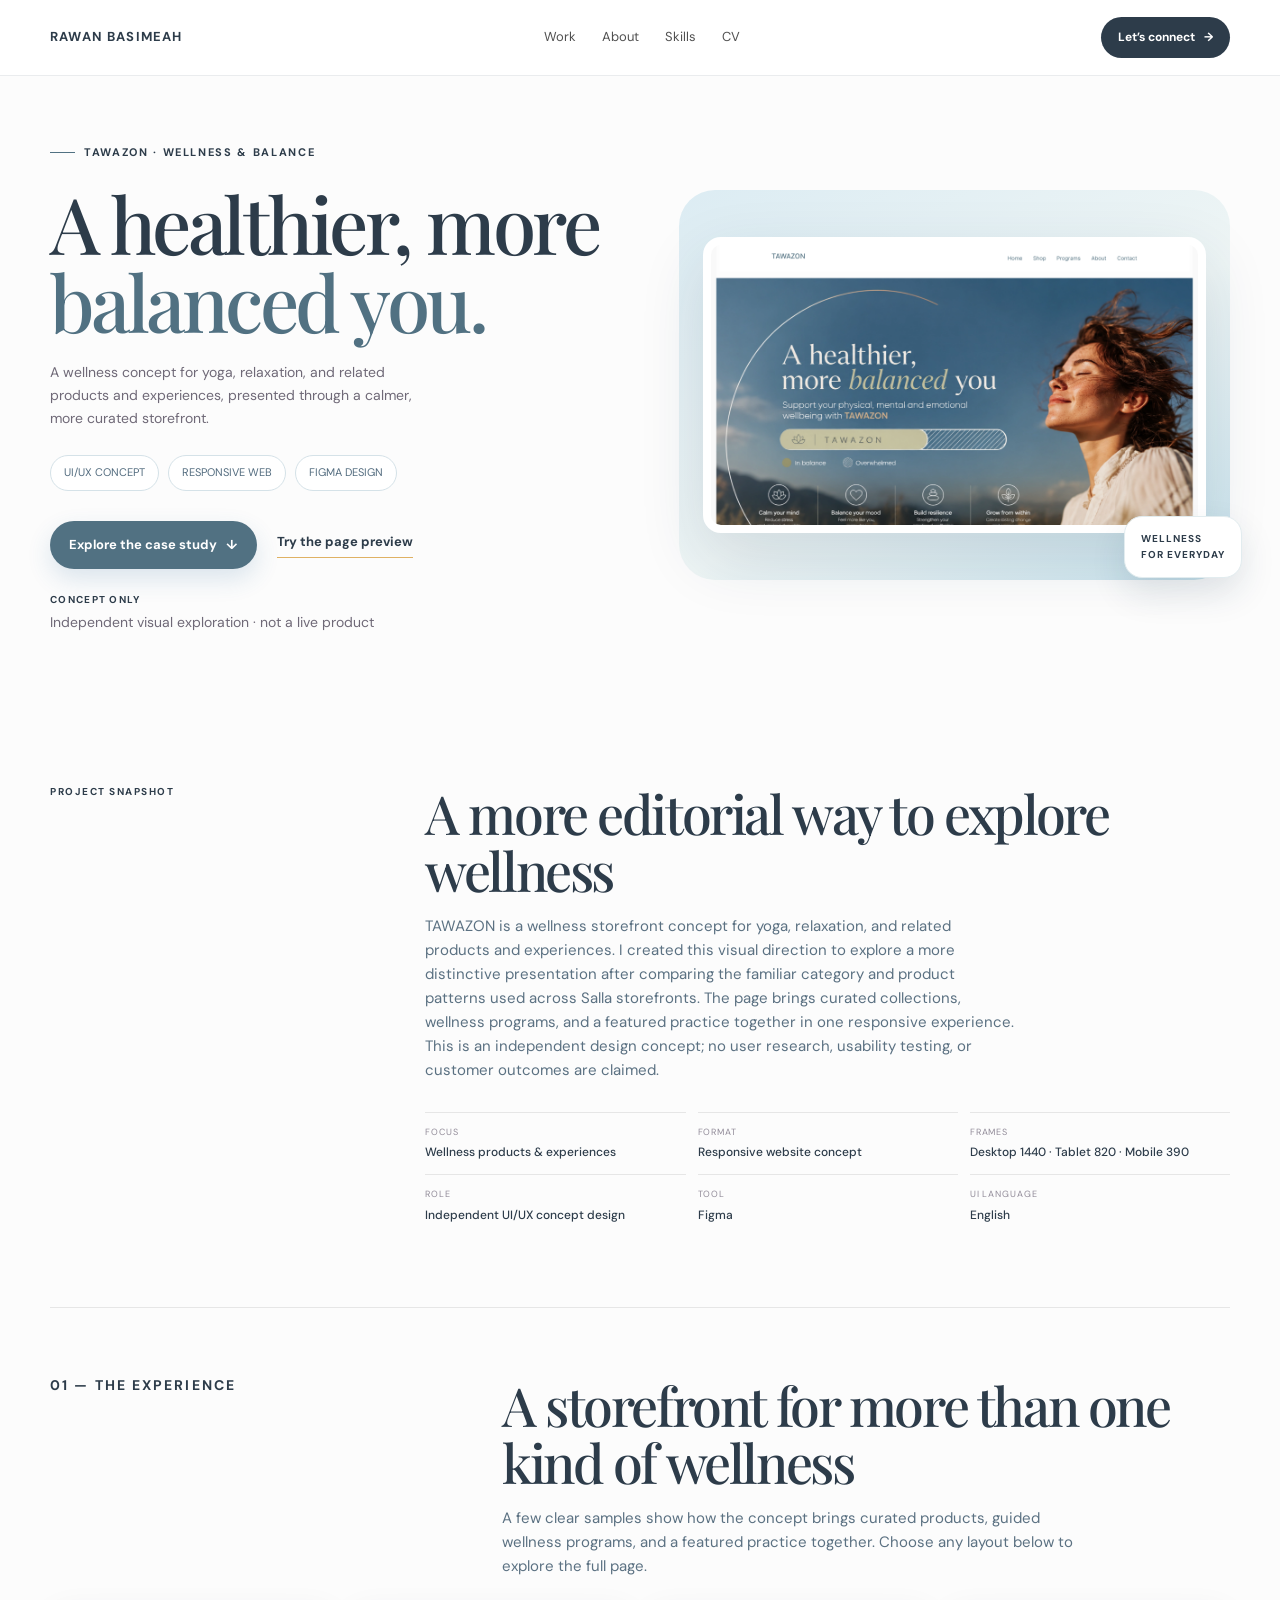
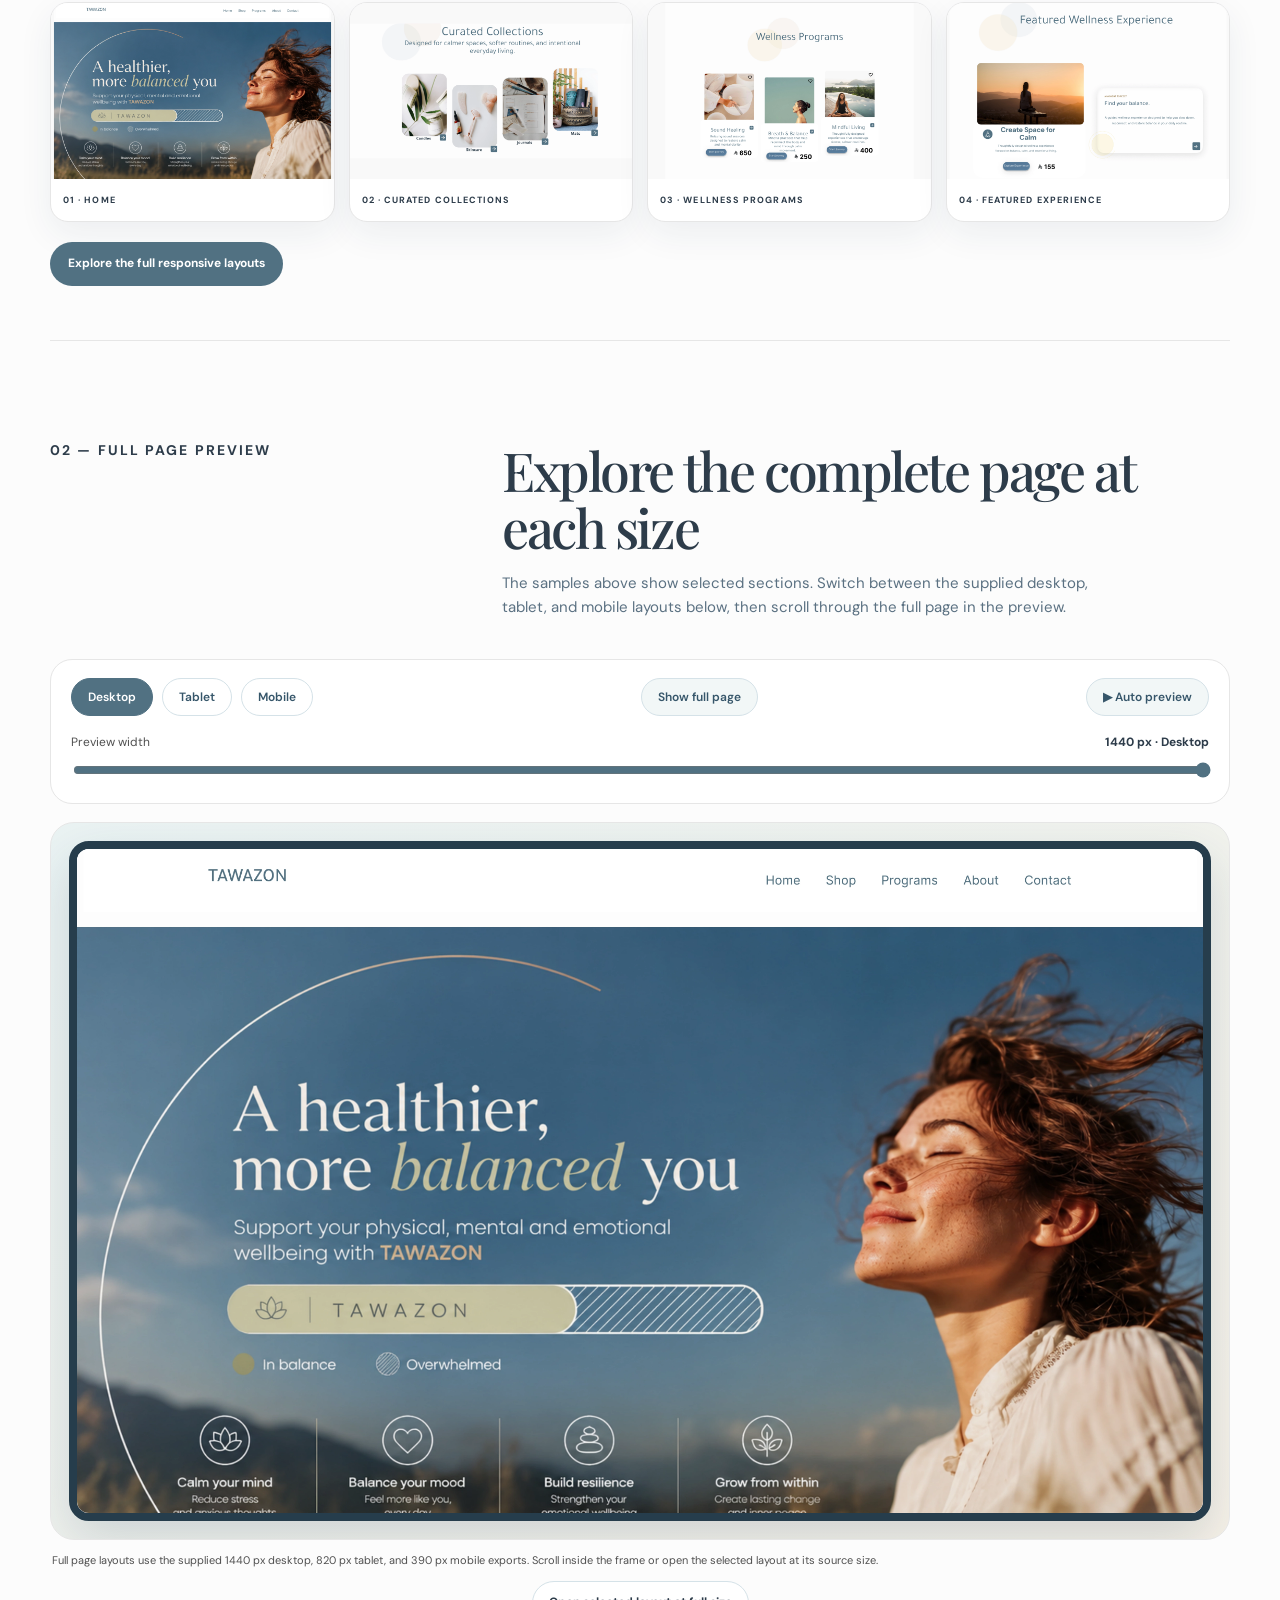
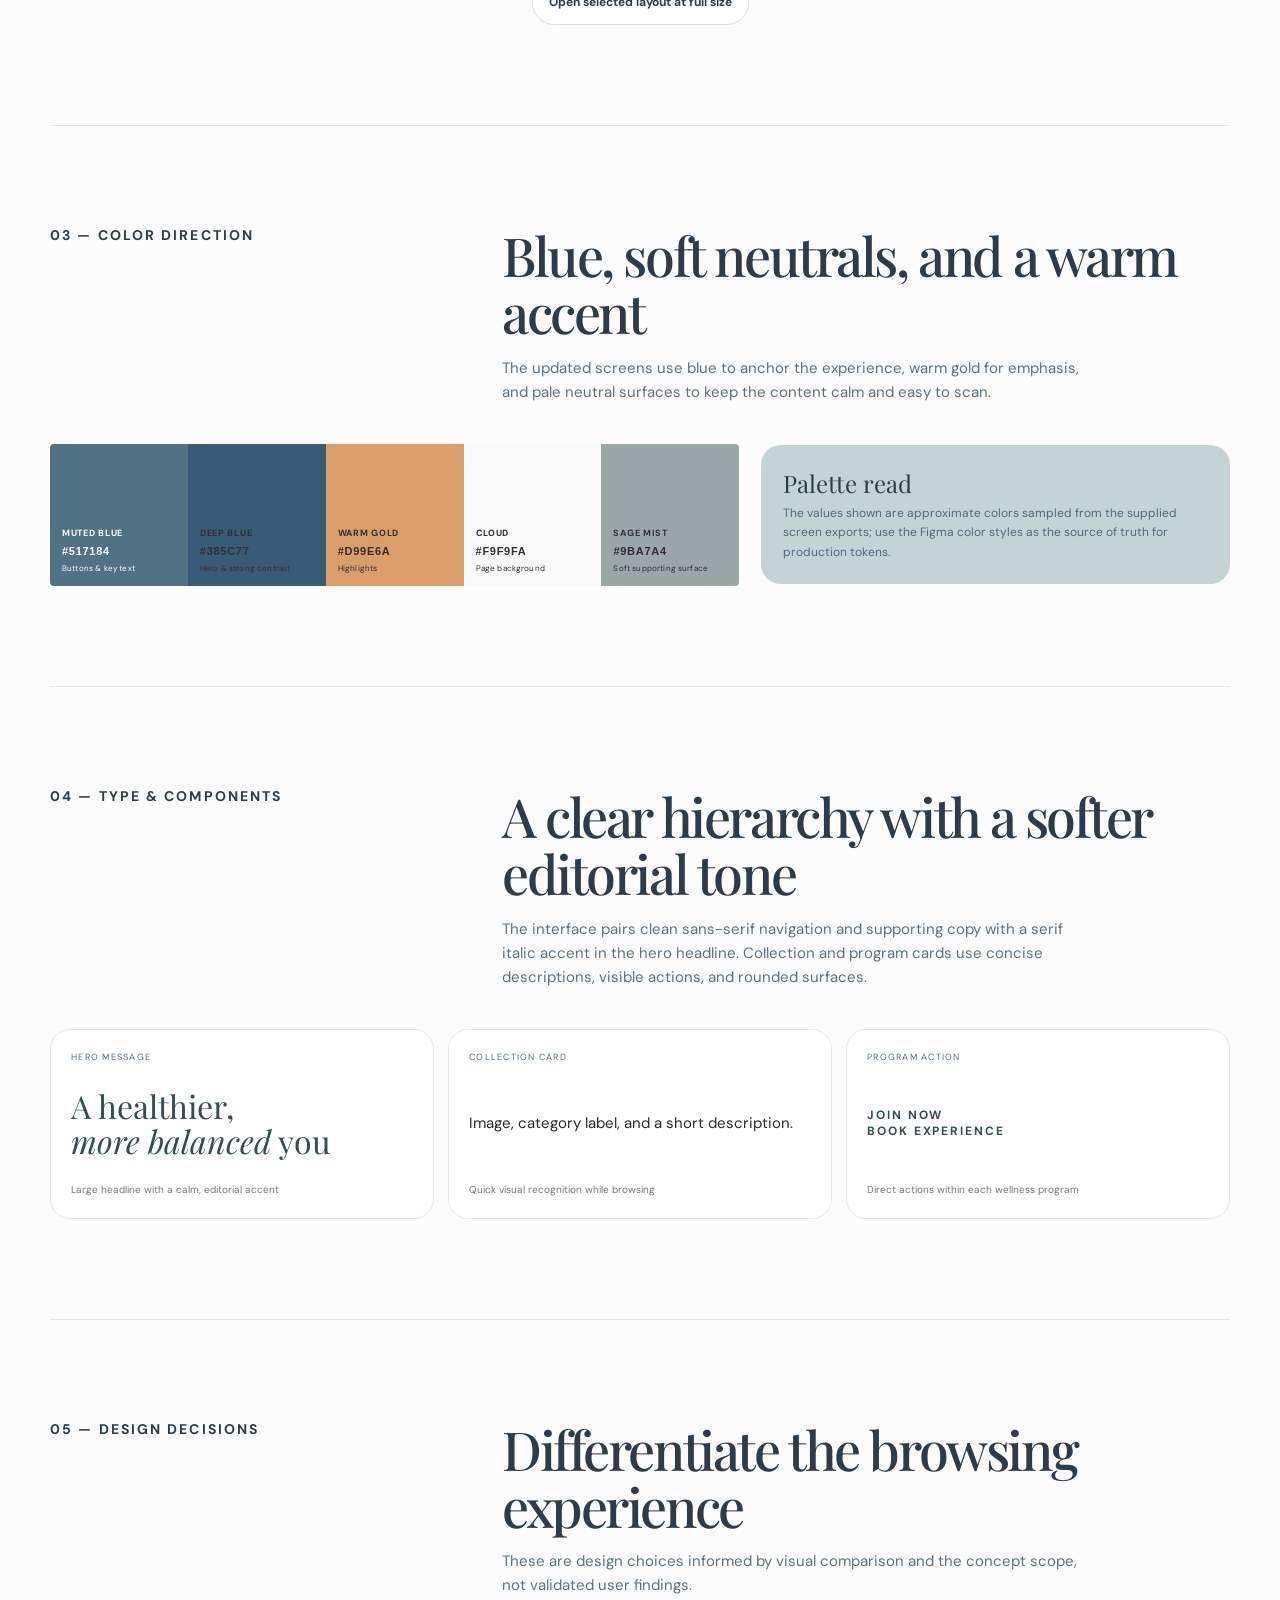
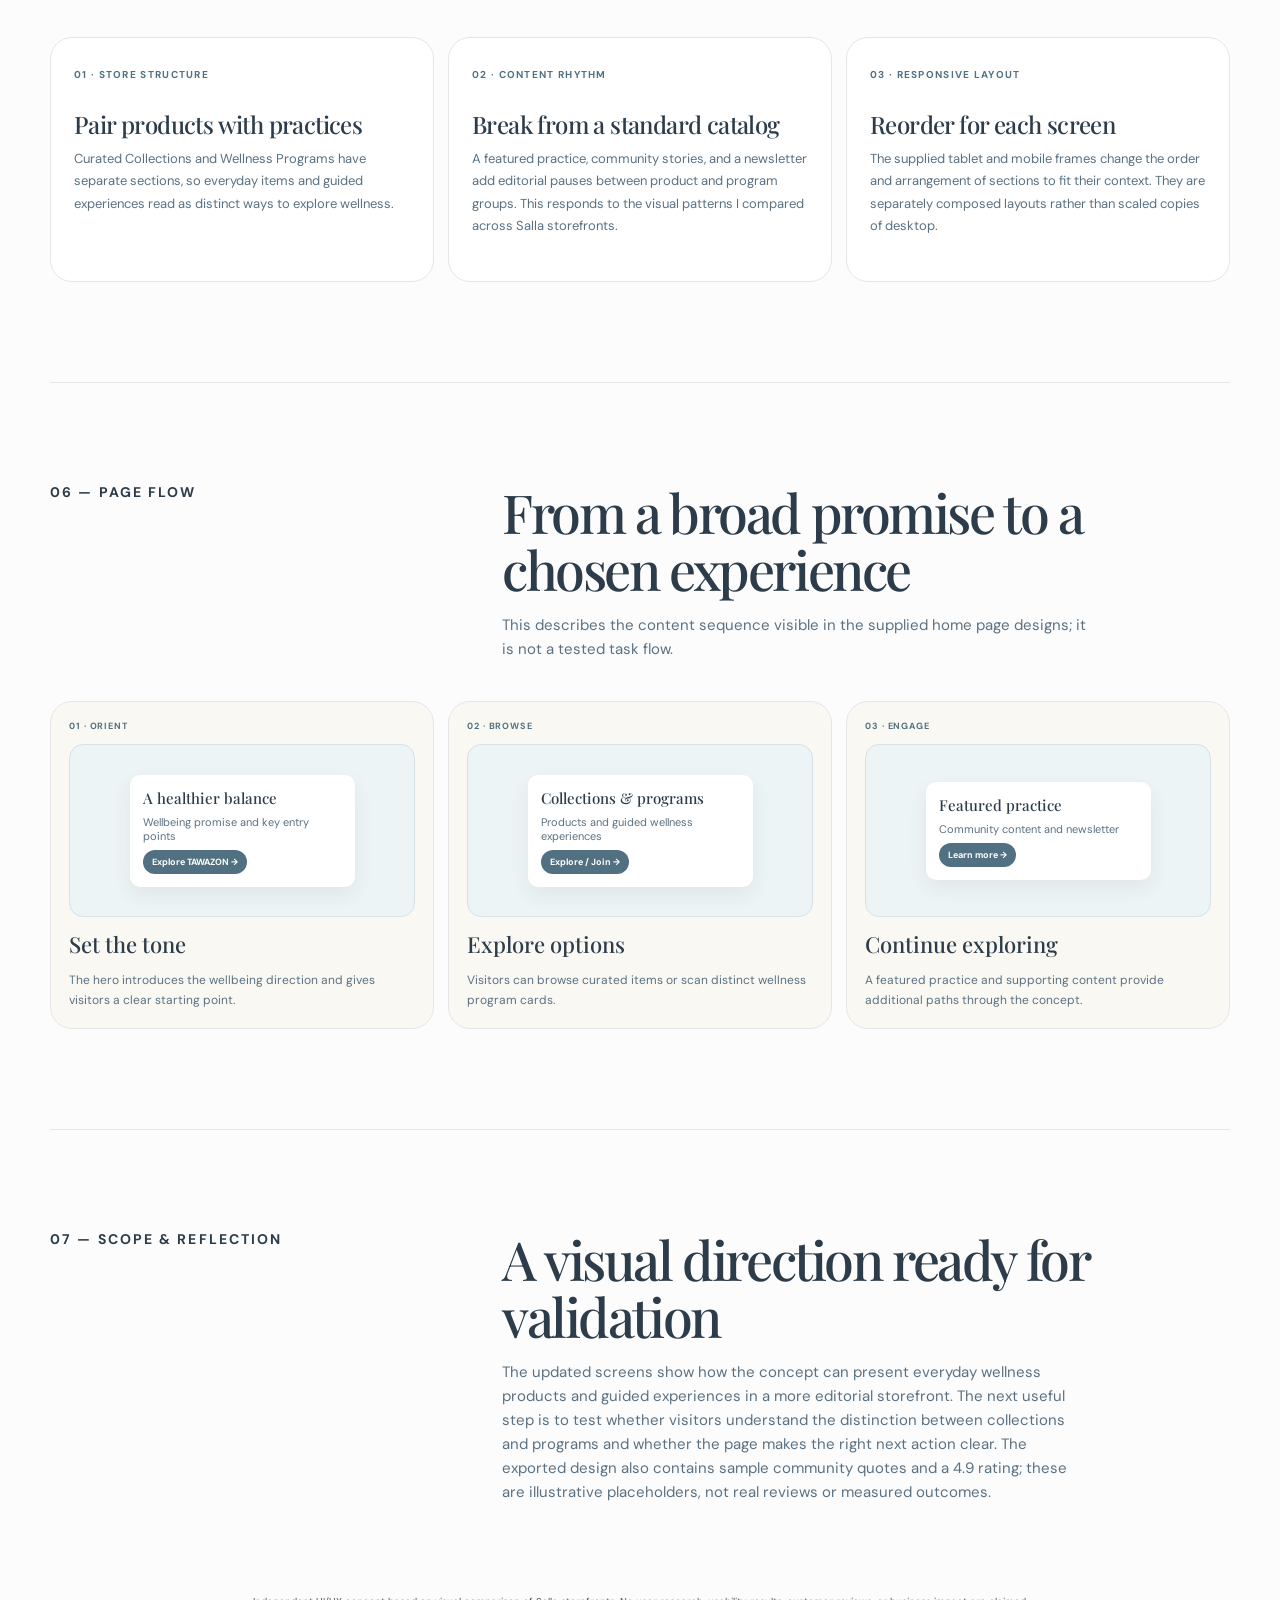
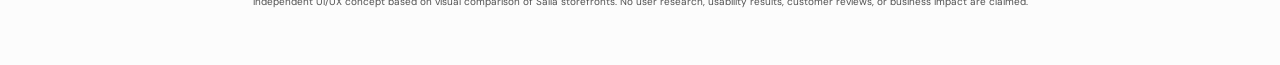
<file: tawazon.html>
<!doctype html>
<html lang="en">
<head>
<meta charset="utf-8"><meta name="viewport" content="width=device-width,initial-scale=1">
<title>TAWAZON — Wellness Storefront Concept | Rawan Basimeah</title><meta name="description" content="TAWAZON is a responsive wellness storefront concept for curated products, guided programs, and wellbeing experiences."><link rel="canonical" href="https://rawan-portfoliovercelapp.vercel.app/tawazon.html"><meta property="og:type" content="article"><meta property="og:title" content="TAWAZON — A Healthier, More Balanced You"><meta property="og:description" content="A responsive wellness storefront concept by Rawan Basimeah, featuring curated collections, guided programs, and wellbeing experiences."><meta property="og:url" content="https://rawan-portfoliovercelapp.vercel.app/tawazon.html"><meta property="og:image" content="https://rawan-portfoliovercelapp.vercel.app/assets/tawazon-sample-hero-v3.svg"><meta property="og:image:alt" content="TAWAZON wellness storefront with a blue hero and curated wellbeing content"><meta name="twitter:card" content="summary_large_image"><meta name="twitter:title" content="TAWAZON — A Quieter Way to Find Your Balance"><meta name="twitter:description" content="An independent responsive wellness website concept by Rawan Basimeah."><meta name="twitter:image" content="https://rawan-portfoliovercelapp.vercel.app/tawazon-og.png">
<link rel="preconnect" href="https://fonts.googleapis.com"><link rel="preconnect" href="https://fonts.gstatic.com" crossorigin><link href="https://fonts.googleapis.com/css2?family=DM+Sans:wght@400;500;600;700&family=Playfair+Display:wght@400;500;600&display=swap" rel="stylesheet">
<style>
:root{--purple:#517182;--plum:#2d3c4a;--lav:#c4d4d4;--lav2:#faf7f0;--ink:#2d3c4a;--muted:#505050;--line:#e6e6e6;--gold:#dfb163;--white:#fff;--serif:Georgia,'Times New Roman',serif}
*{box-sizing:border-box}html{scroll-behavior:smooth}body{margin:0;background:#fff;color:var(--ink);font:15px/1.6 Arial,sans-serif}.topbar{height:76px;display:flex;align-items:center;justify-content:space-between;padding:0 7vw;background:#fff;border-bottom:1px solid #e6e6e6;position:sticky;top:0;z-index:5}.brand{font-size:14px;letter-spacing:.08em;font-weight:700;color:var(--plum)}.nav{display:flex;gap:28px;font-size:12px;color:#5f5969}.nav a{text-decoration:none;color:inherit}.nav .selected{color:var(--purple)}.contact{border:1px solid var(--purple);border-radius:24px;padding:8px 16px;color:var(--purple);font-size:11px}.crumb{max-width:1180px;margin:28px auto 14px;padding:0 24px;color:var(--muted);font-size:11px}.crumb b{color:var(--purple);font-weight:500}.hero{max-width:1320px;margin:0 auto;padding:0 24px}.hero-inner{background:var(--lav2);border-radius:4px;min-height:515px;padding:58px 6%;display:grid;grid-template-columns:.85fr 1.15fr;align-items:center;gap:6%;overflow:hidden;position:relative}.hero-inner:before{content:'';position:absolute;top:-155px;left:-100px;width:340px;height:340px;border-radius:50%;background:#dfb16333}.hero-copy{position:relative;z-index:1}.eyebrow{font-size:10px;text-transform:uppercase;letter-spacing:.19em;color:var(--purple);font-weight:600}.hero h1{font:400 clamp(46px,4.6vw,66px)/.95 var(--serif);letter-spacing:-.045em;margin:19px 0 14px;color:var(--plum)}.hero-copy p{max-width:390px;color:#6f6977;font-size:14px}.meta{display:flex;flex-wrap:wrap;gap:9px;margin-top:28px}.meta span{background:#fff;border:1px solid #e6e1d7;color:#675d74;padding:7px 11px;border-radius:30px;font-size:9px;letter-spacing:.05em}.hero-visual{position:relative;z-index:1;padding:10px 22px 10px 0}.shot-window{background:#fff;padding:9px;border-radius:9px;box-shadow:0 22px 60px #304b5024;transform:none}.shot-window img{display:block;width:100%;height:auto;border-radius:4px}.hero-phone{position:absolute;right:-2px;bottom:-24px;width:128px;height:282px;padding:7px;background:#292431;border:1px solid #17131c;border-radius:24px;box-shadow:0 16px 36px #304b5036;overflow:hidden;z-index:3}.hero-phone img{display:block;width:100%;height:100%;object-fit:cover;object-position:top;border-radius:17px}.shot-label{display:flex;justify-content:space-between;padding:10px 136px 2px 3px;font-size:9px;letter-spacing:.12em;color:#74766f}.hero-note{position:absolute;bottom:-70px;left:-22px;background:var(--purple);color:#fff;border-radius:50%;width:90px;height:90px;display:grid;place-items:center;text-align:center;font:13px/1.2 var(--serif);transform:rotate(-10deg)}main{max-width:1120px;margin:0 auto;padding:72px 28px 0}.overview{display:grid;grid-template-columns:.55fr 1.45fr;gap:70px;padding:32px 0 76px}.label{font-size:10px;letter-spacing:.15em;color:var(--purple);text-transform:uppercase}.overview h2,.section h2{font:400 clamp(32px,4.3vw,54px)/1.06 var(--serif);letter-spacing:-.025em;color:var(--plum);margin:0 0 16px}.overview p,.section .desc{max-width:590px;color:#716b79;margin:0;font-size:14px}.meta-grid{display:grid;grid-template-columns:repeat(3,1fr);gap:12px;margin-top:30px}.meta-cell{border-top:1px solid var(--line);padding-top:12px}.meta-cell small{display:block;color:#918b98;font-size:9px;letter-spacing:.1em;text-transform:uppercase}.meta-cell strong{display:block;margin-top:4px;font-weight:500;font-size:12px}.section{padding:64px 0;border-top:1px solid var(--line)}.section-head{display:grid;grid-template-columns:140px 1fr;gap:35px;align-items:start;margin-bottom:26px}.num{font:14px var(--serif);color:var(--purple);letter-spacing:.1em}.section h2{font-size:clamp(30px,4vw,48px)}.purple-band{background:var(--lav2);padding:26px;border-radius:4px}.fullshot{height:auto;overflow:hidden;background:#f0f2ed;border-radius:3px;position:relative}.fullshot img{width:100%;height:auto;display:block}.fullshot figcaption{position:absolute;bottom:0;left:0;right:0;padding:30px 20px 14px;color:white;font-size:10px;letter-spacing:.08em;background:linear-gradient(transparent,#1f373aa8)}figure{margin:0}.programshot{background:#fff;border:1px solid var(--line);padding:10px;border-radius:4px}.programshot img{display:block;width:100%;height:auto}.caption{font-size:10px;color:#8b8492;margin:10px 2px 1px;letter-spacing:.04em}.split{display:grid;grid-template-columns:1fr .68fr;gap:22px;align-items:center}.swatches{display:grid;grid-template-columns:repeat(5,minmax(0,1fr));height:auto;border-radius:4px;overflow:hidden}.swatches div{display:flex;flex-direction:column;align-items:flex-start;justify-content:flex-end;gap:5px;min-height:142px;padding:12px;font-size:9px;letter-spacing:.08em;color:#fff}.swatches b{font-size:9px;letter-spacing:.08em}.swatches code{font:11px/1.2 Arial,sans-serif;font-weight:700}.swatches small{font-size:8px;line-height:1.3;letter-spacing:.02em}.swatches div:nth-child(1){background:#517182}.swatches div:nth-child(2){background:#dfb163;color:#342d35}.swatches div:nth-child(3){background:#faf7f0;color:#342d35}.swatches div:nth-child(4){background:#c4d4d4;color:#342d35}.swatches div:nth-child(5){background:#2d3c4a}.palette-copy{padding:22px;background:var(--lav2);min-height:116px;color:#726b7c;font-size:12px}.palette-copy b{display:block;color:var(--plum);font:20px var(--serif);margin-bottom:5px}.responsive{display:grid;grid-template-columns:1fr 220px;gap:30px;align-items:center;background:var(--lav2);padding:25px}.responsive-copy h3{font:26px var(--serif);color:var(--plum);margin:0 0 7px}.responsive-copy p{font-size:12px;color:#756e7d;max-width:410px}.phone{width:164px;height:338px;padding:8px;background:#282332;border-radius:27px;box-shadow:0 12px 28px #2e254022;overflow:hidden;margin:auto}.phone img{width:100%;height:100%;object-fit:cover;object-position:top;border-radius:19px;display:block}.flow{display:grid;grid-template-columns:repeat(3,1fr);gap:12px}.flow-card{background:#f7f5ef;border:1px solid var(--line);min-height:136px;padding:19px;display:flex;flex-direction:column;justify-content:space-between}.flow-card span{font-size:9px;color:var(--purple);letter-spacing:.1em}.flow-card b{font:22px var(--serif);font-weight:400;color:var(--plum)}.end{margin:54px 0 0;background:var(--plum);color:white;padding:45px 30px;text-align:center}.end b{font:23px var(--serif);letter-spacing:.12em}.end p{font-size:10px;color:#d2c9df;margin:7px 0 0}.fineprint{font-size:10px;color:#8d8794;text-align:center;margin:18px 0 52px}
@media(max-width:760px){.topbar{height:66px;padding:0 20px}.nav{display:none}.crumb{margin-top:18px}.hero-inner{grid-template-columns:1fr;padding:34px 24px 40px;gap:26px}.hero h1{font-size:54px}.hero-visual{max-width:560px;margin:0 auto;padding:0 14px 0 0}.hero-phone{width:94px;height:210px;right:-2px;bottom:-18px;padding:5px;border-radius:19px}.hero-phone img{border-radius:14px}.hero-note{width:68px;height:68px;left:-8px;bottom:-18px;font-size:10px}.overview{grid-template-columns:1fr;gap:16px;padding:15px 0 50px}.meta-grid{grid-template-columns:1fr 1fr 1fr;gap:8px}.section{padding:46px 0}.section-head{grid-template-columns:1fr;gap:8px;margin-bottom:20px}.fullshot{height:auto}.split{grid-template-columns:1fr}.swatches{height:auto;grid-template-columns:repeat(2,minmax(0,1fr))}.responsive{grid-template-columns:1fr 150px;padding:16px;gap:12px}.phone{width:128px;height:270px}.flow{gap:7px}.flow-card{min-height:108px;padding:12px}.flow-card b{font-size:17px}main{padding:44px 21px 0}}
@media(max-width:420px){.contact{font-size:9px;padding:7px 11px}.hero-inner{padding:30px 20px}.hero h1{font-size:46px}.hero-phone{width:82px;height:184px;right:-4px;bottom:-14px}.meta-grid{grid-template-columns:1fr}.fullshot{height:auto}.responsive{grid-template-columns:1fr}.phone{height:300px}.swatches div{font-size:9px;padding:10px;min-height:110px}}

/* TAWAZON responsive preview and design palette */
.responsive-lab__controls{background:#faf8f2;border:1px solid #e6e1d7;border-radius:10px;padding:20px 22px;margin-bottom:20px}.preview-modes{display:flex;gap:8px;flex-wrap:wrap}.preview-mode{border:1px solid #d7d5ca;background:#fff;color:#304e56;border-radius:30px;padding:9px 18px;font:inherit;font-size:12px;cursor:pointer;transition:background .18s,color .18s,border-color .18s}.preview-mode[aria-pressed="true"]{background:#517182;border-color:#517182;color:#fff}.preview-mode:focus-visible,.preview-range:focus-visible{outline:3px solid #dfb163;outline-offset:3px}.preview-range-label{display:flex;justify-content:space-between;align-items:center;margin:18px 0 8px;color:#595f5b;font-size:12px}.preview-range-label output{font-weight:700;color:#304e56}.preview-range{width:100%;accent-color:#517182}.responsive-lab__canvas{min-height:430px;background:linear-gradient(135deg,#edf2ef,#f8f5ea);border:1px solid #e6e1d7;border-radius:10px;padding:24px;display:grid;place-items:center;overflow:hidden}.preview-frame{width:min(var(--preview-width),100%,840px);height:auto;aspect-ratio:16/9;background:#fff;border:8px solid #304e56;border-radius:14px;box-shadow:0 18px 45px #304b5024;overflow:hidden;transition:width .28s ease,aspect-ratio .28s ease,border-radius .28s ease}.preview-frame[data-mode="tablet"]{width:min(var(--preview-width),100%,700px);aspect-ratio:10/7;border-radius:24px}.preview-frame[data-mode="mobile"]{width:min(var(--preview-width),100%,320px);aspect-ratio:9/17;border:7px solid #292b28;border-radius:34px}.preview-toolbar{height:28px;padding:0 10px;display:flex;justify-content:space-between;align-items:center;background:#fff;color:#304e56;font-size:8px;letter-spacing:.1em}.preview-screen{height:calc(100% - 28px);overflow:hidden;background:#f8f5ea}.preview-screen img{width:100%;height:100%;object-fit:cover;object-position:top center;display:block}.preview-screen img[hidden]{display:none}.preview-frame[data-mode="desktop"] .preview-screen img,.preview-frame[data-mode="tablet"] .preview-screen img{object-fit:contain;background:#f8f5ea}.preview-frame[data-mode="mobile"] .preview-screen{border-radius:0 0 25px 25px}.preview-hint{margin:10px 0 0;color:#77766d;font-size:10px}.hero-inner{background:#faf8f2}.hero-inner:before{background:#dfb16333}.hero-note{background:#517182}.fullshot{background:#f0f2ed}.purple-band{background:#faf8f2}.responsive{background:#faf8f2}
@media(max-width:760px){.responsive-lab__canvas{min-height:360px;padding:16px 10px}.responsive-lab__controls{padding:16px}.preview-frame[data-mode="desktop"],.preview-frame[data-mode="tablet"]{width:100%}.preview-frame[data-mode="tablet"]{aspect-ratio:4/3}}

/* Case study review refinements */
.concept-note{display:flex;flex-direction:column;gap:3px;margin:20px 0 0;color:#74766f;font-size:10px}.concept-note b{color:#517182;font-size:9px;letter-spacing:.12em}.hero-note{font-size:11px;font-weight:600;letter-spacing:.025em}.type-grid{display:grid;grid-template-columns:repeat(3,1fr);gap:12px}.type-sample{min-height:190px;padding:20px;background:#faf8f2;border:1px solid #e6e1d7;border-radius:5px;display:flex;flex-direction:column;justify-content:space-between}.type-sample>span{font-size:9px;letter-spacing:.14em;color:#517182}.type-sample>small{font-size:10px;color:#74766f}.type-display>div{font:400 32px/1.1 Georgia,'Times New Roman',serif;color:#304e56}.type-body>div{font:15px/1.6 Arial,sans-serif;color:#292b28}.type-label>div{font:700 12px Arial,sans-serif;letter-spacing:.16em;color:#304e56}.flow-note{margin:0 0 16px;color:#74766f;font-size:12px}.flow-card{min-height:270px;background:#faf8f2;border:1px solid #e6e1d7;border-radius:6px;padding:16px;gap:13px}.flow-step{font-size:9px;color:#517182;letter-spacing:.12em}.flow-visual{width:100%;aspect-ratio:260/145;background:#fff;border:1px solid #e6e1d7;border-radius:6px;overflow:hidden}.flow-visual svg{display:block;width:100%;height:100%}.flow-card>b{font:20px Georgia,'Times New Roman',serif;font-weight:400;color:#304e56}.flow-card>small{font-size:11px;color:#74766f}.end-cta{padding:42px 24px}.end-cta>b{font:400 clamp(26px,4vw,38px)/1.1 Georgia,'Times New Roman',serif;letter-spacing:0}.end-cta>p{margin:10px 0 22px;font-size:12px;color:#e4e9e3}.cta-links{display:flex;justify-content:center;gap:12px;flex-wrap:wrap}.cta-links a{display:inline-flex;align-items:center;gap:9px;text-decoration:none;background:#faf8f2;color:#304e56;border-radius:24px;padding:10px 16px;font-size:11px}.cta-links a:hover{background:#dfb163;color:#292b28}
@media(max-width:760px){.type-grid{grid-template-columns:1fr}.type-sample{min-height:150px}.flow{grid-template-columns:1fr}.flow-card{min-height:250px}.meta-grid{grid-template-columns:repeat(2,1fr)}.swatches{grid-template-columns:repeat(2,minmax(0,1fr))}}
@media(max-width:420px){.meta-grid{grid-template-columns:1fr}.swatches div{min-height:110px}}

/* Match the portfolio typography and keep the TAWAZON palette. */
:root{--ink:#2d3c4a;--blue:#517182;--blue2:#2d3c4a;--gold:#dfb163;--mist:#c4d4d4;--paper:#fcfcfc;--line:#e6e6e6;--muted:#505050;--display:"Playfair Display",Georgia,serif;--body:"DM Sans",Arial,sans-serif}
body{background:var(--paper);font-family:var(--body);color:var(--ink)}
a{color:inherit;text-decoration:none}
.site-header{height:76px;display:flex;align-items:center;justify-content:space-between;padding:0 max(24px,calc((100% - 1180px)/2));border-bottom:1px solid rgba(31,53,67,.09);background:#fff;position:sticky;top:0;z-index:20}
.site-brand{font-size:13px;font-weight:700;letter-spacing:.09em;color:var(--ink)}
.site-nav{display:flex;align-items:center;gap:26px;font-size:13px;color:var(--muted)}
.site-nav a:hover,.text-link:hover{color:var(--blue2)}
.site-connect{display:inline-flex;gap:9px;align-items:center;border-radius:99px;background:var(--ink);color:#fff;padding:11px 17px;font-size:12px;font-weight:700}
.hero{width:min(1180px,calc(100% - 48px));min-height:590px;padding:60px 0 76px;display:grid;grid-template-columns:1fr .95fr;gap:50px;align-items:center}
.hero-copy{padding-left:0}.eyebrow{display:inline-flex;align-items:center;gap:9px;color:var(--blue2);font-size:11px;font-weight:700;letter-spacing:.15em}
.eyebrow:before{content:"";width:25px;height:1px;background:var(--blue)}
.hero h1,.overview h2,.section h2,.end-cta>b{font-family:var(--display);font-weight:500;letter-spacing:-.045em}
.hero h1{font-size:clamp(48px,6.3vw,78px);line-height:.99;max-width:640px;margin:24px 0 21px;color:var(--ink)}
.hero h1 em{font-style:normal;color:var(--blue)}
.intro{font-size:17px;color:#496277;max-width:540px;line-height:1.65}
.tags{display:flex;gap:9px;flex-wrap:wrap;margin:25px 0 30px}.tag{border:1px solid #d5e2e8;background:#fff;border-radius:999px;padding:8px 13px;font-size:11px;color:#536c7f}
.hero-actions{display:flex;align-items:center;gap:20px;flex-wrap:wrap}.button{display:inline-flex;align-items:center;gap:9px;padding:14px 19px;border-radius:999px;background:var(--blue);color:white;font-size:13px;font-weight:700;box-shadow:0 10px 25px rgba(45,103,158,.16)}
.text-link{font-size:13px;font-weight:700;color:var(--ink);border-bottom:1px solid var(--gold);padding-bottom:4px}
.concept-note{display:flex;flex-direction:column;gap:3px;margin:23px 0 0;color:var(--muted);font-size:11px}.concept-note b{font-size:10px;letter-spacing:.13em;color:var(--blue2)}
.hero-visual{position:relative;min-height:390px;padding:24px;border-radius:36px;background:linear-gradient(150deg,#dcecf3 0%,#eef5f5 55%,#c8e2ec 100%);display:grid;place-items:center;overflow:visible}
.hero-shot{position:relative;z-index:1;width:100%;aspect-ratio:1440/850;margin:0;background:#fff;border:8px solid #fff;border-radius:18px;box-shadow:0 24px 65px rgba(26,59,84,.14);overflow:hidden}
.hero-shot img{display:block;width:100%;height:100%;object-fit:cover;object-position:top center;image-rendering:auto}
.hero-sticker{position:absolute;z-index:2;right:-12px;bottom:2px;max-width:125px;background:#fff;border:1px solid #e2ecef;border-radius:18px;padding:14px 16px;font-size:10px;line-height:1.6;letter-spacing:.1em;font-weight:700;color:var(--blue2);box-shadow:0 15px 35px rgba(26,59,84,.12)}
.crumb{display:none}.hero-inner,.hero-note{display:none}
main{max-width:none;width:100%;padding:0}
.overview,.section{width:min(1180px,calc(100% - 48px));margin:0 auto}
.overview{padding:74px 0 82px}.label,.num,.section .num{font-family:var(--body);color:var(--blue2);font-weight:700;letter-spacing:.15em}
.overview h2,.section h2{font-size:clamp(34px,4.2vw,54px);line-height:1.06;color:var(--ink)}
.overview p,.section .desc{color:#5b7182;font-family:var(--body);font-size:15px}
.section{padding:100px 0;border-top:1px solid var(--line)}
.section-head{grid-template-columns:.7fr 1.3fr;gap:60px;margin-bottom:40px}
.fullshot{height:auto;border-radius:24px;background:#edf4f5;padding:20px}.fullshot img{width:100%;height:auto;display:block;border-radius:14px}
.fullshot figcaption{position:static;padding:13px 4px 0;background:none;color:var(--muted);font-size:10px;letter-spacing:.1em}
.caption{font-size:11px;color:var(--muted)}
.palette-copy,.type-sample{border-radius:20px}.palette-copy{background:var(--mist);color:#516979}.palette-copy b{font-family:var(--display);font-size:24px;color:var(--ink)}
.type-display>div,.type-sample>div{font-family:var(--display)}.type-body>div,.type-label>div{font-family:var(--body)}
.type-grid{gap:14px}.type-sample{border-radius:20px;background:#fff;border-color:var(--line)}
.responsive-lab{max-width:1180px}.live-controls{border:1px solid var(--line);border-radius:22px;background:#fff;padding:18px 20px;margin:28px 0 18px}
.live-control-row{display:flex;gap:9px;align-items:center;flex-wrap:wrap}
.live-size,.live-toggle{appearance:none;border:1px solid #d5e2e8;background:#fff;color:#36566a;border-radius:999px;padding:10px 16px;font:600 12px var(--body);cursor:pointer;transition:background .18s,color .18s,border-color .18s}
.live-size.is-active{background:var(--blue);border-color:var(--blue);color:#fff}
.live-toggle{margin-left:auto;background:#f2f7f7}.live-toggle[aria-pressed="true"]{background:#304e56;color:white;border-color:#304e56}
.live-size:focus-visible,.live-toggle:focus-visible,.live-range:focus-visible{outline:3px solid var(--gold);outline-offset:3px}
.live-range-label{display:flex;justify-content:space-between;gap:20px;margin:17px 0 8px;color:var(--muted);font-size:12px}.live-range-label output{font-weight:700;color:var(--ink)}
.live-range{width:100%;accent-color:var(--blue)}
.live-stage{overflow:auto;padding:18px;border-radius:24px;background:linear-gradient(145deg,#eaf3f3,#f7f2e8);border:1px solid var(--line)}
.live-device{width:var(--device-width);max-width:100%;height:680px;margin:0 auto;border:8px solid #263d4c;border-radius:20px;background:white;overflow:hidden;box-shadow:0 20px 50px rgba(26,59,84,.16);transition:width .3s ease,height .3s ease}
.live-device[data-mode="mobile"]{border-radius:32px;border-width:7px;width:var(--device-width);max-width:100%}
.live-device iframe{display:block;border:0;width:100%;height:100%;background:var(--paper)}
.preview-hint{margin:12px 2px;color:var(--muted);font-size:11px}
.flow{display:none}
.end.end-cta{width:min(1180px,calc(100% - 48px));margin:70px auto 0;padding:68px 28px;border-radius:28px;background:var(--ink)}
.end-cta>b{font-size:clamp(30px,4vw,46px);letter-spacing:-.03em}
.end-cta>p{font-family:var(--body);color:#d5e3eb;font-size:14px;margin:12px 0 24px}
.cta-links a{border-radius:999px;padding:13px 19px;font-weight:700}
.fineprint{width:min(1180px,calc(100% - 48px));margin:20px auto 55px;color:var(--muted)}
@media(max-width:900px){.site-header{padding:0 24px}.site-nav{gap:15px}.hero{grid-template-columns:1fr .9fr;gap:26px;min-height:0;padding:60px 0}.hero-visual{min-height:300px;padding:14px}.hero-sticker{right:-8px}.section-head{gap:30px}.live-stage{padding:14px}}
@media(max-width:680px){.site-header{height:66px;padding:0 18px;background:#fff;position:relative;top:auto}.site-nav{display:none}.hero{width:calc(100% - 36px);display:flex;flex-direction:column;align-items:stretch;gap:32px;padding:46px 0 60px}.hero h1{font-size:clamp(44px,13vw,64px)}.hero-visual{min-height:250px;padding:12px;border-radius:26px}.hero-sticker{right:-7px;bottom:-14px}.overview,.section{width:calc(100% - 36px)}.overview{grid-template-columns:1fr;gap:16px;padding:54px 0}.section{padding:62px 0}.section-head{grid-template-columns:1fr;gap:10px;margin-bottom:25px}.meta-grid{grid-template-columns:repeat(2,1fr)}.swatches{grid-template-columns:repeat(2,minmax(0,1fr))}.swatches div{min-height:115px}.type-grid{grid-template-columns:1fr}.type-sample{min-height:135px}.live-controls{padding:15px;border-radius:18px}.live-control-row{gap:7px}.live-size,.live-toggle{padding:9px 12px}.live-toggle{margin-left:0}.live-stage{padding:12px 8px;border-radius:18px}.end.end-cta{width:calc(100% - 36px);padding:48px 18px;margin-top:50px}.cta-links{gap:9px}.cta-links a{font-size:10px;padding:11px 14px}.fineprint{width:calc(100% - 36px)}}

/* Case study narrative, flow, and reflection */
.story-grid{display:grid;grid-template-columns:repeat(3,minmax(0,1fr));gap:14px}.story-card{min-height:245px;padding:23px;border:1px solid var(--line);border-radius:22px;background:#fff}.story-card>span{color:var(--blue);font-size:10px;font-weight:700;letter-spacing:.13em}.story-card h3{margin:26px 0 10px;font:500 24px/1.12 var(--display);color:var(--ink);letter-spacing:-.025em}.story-card p{margin:0;color:#5b7182;font-size:13px;line-height:1.7}.flow{display:grid;grid-template-columns:repeat(3,minmax(0,1fr));gap:14px}.flow-card{min-height:300px;background:#faf8f2;border:1px solid var(--line);border-radius:22px;padding:18px;display:flex;flex-direction:column;gap:12px}.flow-card>b{font:500 22px var(--display);color:var(--ink)}.flow-card>small{font:12px/1.6 var(--body);color:#5b7182}.flow-visual{display:grid;place-items:center;aspect-ratio:16/8;background:#edf4f5;border:1px solid #d5e2e8;border-radius:14px;padding:15px}.flow-mini{width:100%;max-width:225px;min-height:98px;background:#fff;border-radius:10px;padding:13px;box-shadow:0 8px 20px #263d4c12;display:flex;flex-direction:column;justify-content:center;gap:7px}.flow-mini b{font:500 15px var(--display);color:var(--ink)}.flow-mini i{font:11px var(--body);font-style:normal;color:#5b7182}.flow-mini em{font:700 9px var(--body);font-style:normal;color:#fff;background:var(--blue);border-radius:20px;padding:6px 9px;align-self:flex-start}.flow-step{font:700 9px var(--body);color:var(--blue);letter-spacing:.12em}.reflection-section{padding-bottom:30px}.next-project{margin-top:28px}
@media(max-width:760px){.story-grid,.flow{grid-template-columns:1fr}.story-card{min-height:0}.story-card h3{margin-top:18px}.flow-card{min-height:0}.flow-visual{aspect-ratio:16/7}}

/* Keep the TAWAZON samples compact and lead directly into the full layouts. */
.experience-section{padding-top:68px;padding-bottom:54px}
.experience-section .section-head{margin-bottom:24px}
.experience-gallery{display:grid;grid-template-columns:repeat(4,minmax(0,1fr));gap:14px}
.experience-sample{min-width:0;display:flex;flex-direction:column;align-self:start;overflow:hidden;border:1px solid var(--line);border-radius:18px;background:#fff;box-shadow:0 12px 34px rgba(26,59,84,.07);transition:transform .22s ease,box-shadow .22s ease}
.experience-sample:hover{transform:translateY(-3px);box-shadow:0 18px 38px rgba(26,59,84,.12)}
.experience-sample:focus-visible,.experience-link:focus-visible,.preview-open a:focus-visible{outline:3px solid var(--gold);outline-offset:4px}
.experience-sample img{display:block;width:100%;height:auto;object-fit:contain;background:#f9f9fa}
.experience-sample span{min-height:42px;display:flex;align-items:center;padding:10px 12px;color:var(--blue2);font:700 9px/1.3 var(--body);letter-spacing:.12em}
.experience-link{display:inline-flex;margin-top:20px;padding:12px 18px;border-radius:999px;background:var(--blue);color:#fff;font-size:12px;font-weight:700}
.responsive-lab .live-controls{margin-top:0}
.preview-open{margin:12px 0 0;text-align:center}
.preview-open a{display:inline-flex;padding:11px 16px;border:1px solid #d5e2e8;border-radius:999px;background:#fff;color:var(--blue2);font-size:12px;font-weight:700}
@media(max-width:900px){.experience-gallery{grid-template-columns:repeat(2,minmax(0,1fr));gap:12px}}
@media(max-width:680px){.experience-section{padding-top:52px;padding-bottom:42px}.experience-gallery{grid-template-columns:repeat(2,minmax(0,1fr));gap:10px}.experience-sample{border-radius:14px}.experience-sample span{min-height:38px;padding:9px;font-size:8px;letter-spacing:.09em}.experience-link{margin-top:16px}.preview-open a{width:100%;justify-content:center}}
</style></head>
<body>

<header class="site-header">
  <a class="site-brand" href="index.html#top" aria-label="Rawan Basimeah, home">RAWAN BASIMEAH</a>
  <nav class="site-nav" aria-label="Primary navigation">
    <a href="index.html#work">Work</a><a href="index.html#about">About</a><a href="index.html#tools">Skills</a><a href="cv.html">CV</a>
  </nav>
  <a class="site-connect" href="index.html#contact">Let’s connect <span aria-hidden="true">→</span></a>
</header>
<section class="hero" id="top">
  <div class="hero-copy">
    <div class="eyebrow">TAWAZON · WELLNESS &amp; BALANCE</div>
    <h1>A healthier, more <em>balanced you.</em></h1>
    <p class="intro">A wellness concept for yoga, relaxation, and related products and experiences, presented through a calmer, more curated storefront.</p>
    <div class="tags"><span class="tag">UI/UX CONCEPT</span><span class="tag">RESPONSIVE WEB</span><span class="tag">FIGMA DESIGN</span></div>
    <div class="hero-actions"><a class="button" href="#experience">Explore the case study <span aria-hidden="true">↓</span></a><a class="text-link" href="#responsive">Try the page preview</a></div>
    <p class="concept-note"><b>CONCEPT ONLY</b><span>Independent visual exploration · not a live product</span></p>
  </div>
  <div class="hero-visual">
    <figure class="hero-shot"><img src="assets/tawazon-sample-hero-v3.svg" width="4320" height="2700" loading="eager" fetchpriority="high" decoding="async" alt="TAWAZON desktop home hero with a wellbeing message and wellness imagery"></figure>
    <div class="hero-sticker" aria-hidden="true">WELLNESS<br>FOR EVERYDAY</div>
  </div>
</section>
<main>
<section class="overview"><div><div class="label">PROJECT SNAPSHOT</div></div><div><h2>A more editorial way to explore wellness</h2><p>TAWAZON is a wellness storefront concept for yoga, relaxation, and related products and experiences. I created this visual direction to explore a more distinctive presentation after comparing the familiar category and product patterns used across Salla storefronts. The page brings curated collections, wellness programs, and a featured practice together in one responsive experience. This is an independent design concept; no user research, usability testing, or customer outcomes are claimed.</p><div class="meta-grid"><div class="meta-cell"><small>Focus</small><strong>Wellness products &amp; experiences</strong></div><div class="meta-cell"><small>Format</small><strong>Responsive website concept</strong></div><div class="meta-cell"><small>Frames</small><strong>Desktop 1440 · Tablet 820 · Mobile 390</strong></div><div class="meta-cell"><small>Role</small><strong>Independent UI/UX concept design</strong></div><div class="meta-cell"><small>Tool</small><strong>Figma</strong></div><div class="meta-cell"><small>UI language</small><strong>English</strong></div></div></div></section>
<section class="section experience-section" id="experience"><div class="section-head"><div class="num">01 — THE EXPERIENCE</div><div><h2>A storefront for more than one kind of wellness</h2><p class="desc">A few clear samples show how the concept brings curated products, guided wellness programs, and a featured practice together. Choose any layout below to explore the full page.</p></div></div><div class="experience-gallery" aria-label="Selected TAWAZON page sections"><a class="experience-sample" href="#responsive"><img src="assets/tawazon-sample-hero-v3.svg" width="4320" height="2700" loading="lazy" decoding="async" alt="TAWAZON home hero showing the wellbeing message and calm landscape"><span>01 · HOME</span></a><a class="experience-sample" href="#responsive"><img src="assets/tawazon-sample-collections-v3.svg" width="4320" height="2700" loading="lazy" decoding="async" alt="Curated wellness collections with four everyday product categories"><span>02 · CURATED COLLECTIONS</span></a><a class="experience-sample" href="#responsive"><img src="assets/tawazon-sample-programs-v3.svg" width="4320" height="2700" loading="lazy" decoding="async" alt="Three wellness programs for sound healing, breath and balance, and mindful living"><span>03 · WELLNESS PROGRAMS</span></a><a class="experience-sample" href="#responsive"><img src="assets/tawazon-sample-featured-v3.svg" width="4320" height="2700" loading="lazy" decoding="async" alt="Featured wellness practice with an image, concise description, and action"><span>04 · FEATURED EXPERIENCE</span></a></div><a class="experience-link" href="#responsive">Explore the full responsive layouts</a></section>
<section class="section responsive-lab" id="responsive">
  <div class="section-head"><div class="num">02 — FULL PAGE PREVIEW</div><div><h2>Explore the complete page at each size</h2><p class="desc">The samples above show selected sections. Switch between the supplied desktop, tablet, and mobile layouts below, then scroll through the full page in the preview.</p></div></div>
  <div class="live-controls">
    <div class="live-control-row" role="group" aria-label="Choose preview size">
      <button type="button" class="live-size is-active" data-width="1440" aria-label="Desktop Figma design, 1440 pixels" aria-pressed="true">Desktop</button>
      <button type="button" class="live-size" data-width="820" aria-label="Tablet Figma design, 820 pixels" aria-pressed="false">Tablet</button>
      <button type="button" class="live-size" data-width="390" aria-label="Mobile Figma design, 390 pixels" aria-pressed="false">Mobile</button>
      <button type="button" id="fullPageToggle" class="live-toggle" aria-pressed="false">Show full page</button>
      <button type="button" id="autoToggle" class="live-toggle" aria-pressed="false">▶ Auto preview</button>
    </div>
    <label class="live-range-label" for="liveWidth"><span>Preview width</span><output id="liveWidthLabel" for="liveWidth" aria-live="polite">1440 px · Desktop</output></label>
    <input id="liveWidth" class="live-range" type="range" min="390" max="1440" step="1" value="1440" aria-label="Set the TAWAZON preview width between 390 and 1440 pixels">
  </div>
  <div class="live-stage"><div id="liveDevice" class="live-device" style="--device-width:1440px"><iframe id="tawazonPreview" title="Interactive, scrollable TAWAZON responsive page preview" loading="lazy"></iframe></div></div>
  <p class="preview-hint">Full page layouts use the supplied 1440 px desktop, 820 px tablet, and 390 px mobile exports. Scroll inside the frame or open the selected layout at its source size.</p><p class="preview-open"><a id="openLayout" href="/assets/tawazon-v3-desktop.svg" target="_blank" rel="noopener">Open selected layout at full size</a></p>
</section><section class="section"><div class="section-head"><div class="num">03 — COLOR DIRECTION</div><div><h2>Blue, soft neutrals, and a warm accent</h2><p class="desc">The updated screens use blue to anchor the experience, warm gold for emphasis, and pale neutral surfaces to keep the content calm and easy to scan.</p></div></div><div class="split"><div class="swatches"><div style="background:#517184"><b>MUTED BLUE</b><code>#517184</code><small>Buttons &amp; key text</small></div><div style="background:#385c77"><b>DEEP BLUE</b><code>#385C77</code><small>Hero &amp; strong contrast</small></div><div style="background:#d99e6a;color:#342d35"><b>WARM GOLD</b><code>#D99E6A</code><small>Highlights</small></div><div style="background:#f9f9fa;color:#342d35"><b>CLOUD</b><code>#F9F9FA</code><small>Page background</small></div><div style="background:#9ba7a4;color:#342d35"><b>SAGE MIST</b><code>#9BA7A4</code><small>Soft supporting surface</small></div></div><div class="palette-copy"><b>Palette read</b>The values shown are approximate colors sampled from the supplied screen exports; use the Figma color styles as the source of truth for production tokens.</div></div></section><section class="section typography-section"><div class="section-head"><div class="num">04 — TYPE &amp; COMPONENTS</div><div><h2>A clear hierarchy with a softer editorial tone</h2><p class="desc">The interface pairs clean sans-serif navigation and supporting copy with a serif italic accent in the hero headline. Collection and program cards use concise descriptions, visible actions, and rounded surfaces.</p></div></div><div class="type-grid"><article class="type-sample type-display"><span>HERO MESSAGE</span><div>A healthier,<br><em>more balanced</em> you</div><small>Large headline with a calm, editorial accent</small></article><article class="type-sample type-body"><span>COLLECTION CARD</span><div>Image, category label, and a short description.</div><small>Quick visual recognition while browsing</small></article><article class="type-sample type-label"><span>PROGRAM ACTION</span><div>JOIN NOW<br>BOOK EXPERIENCE</div><small>Direct actions within each wellness program</small></article></div></section>
<section class="section decisions-section"><div class="section-head"><div class="num">05 — DESIGN DECISIONS</div><div><h2>Differentiate the browsing experience</h2><p class="desc">These are design choices informed by visual comparison and the concept scope, not validated user findings.</p></div></div><div class="story-grid"><article class="story-card"><span>01 · STORE STRUCTURE</span><h3>Pair products with practices</h3><p>Curated Collections and Wellness Programs have separate sections, so everyday items and guided experiences read as distinct ways to explore wellness.</p></article><article class="story-card"><span>02 · CONTENT RHYTHM</span><h3>Break from a standard catalog</h3><p>A featured practice, community stories, and a newsletter add editorial pauses between product and program groups. This responds to the visual patterns I compared across Salla storefronts.</p></article><article class="story-card"><span>03 · RESPONSIVE LAYOUT</span><h3>Reorder for each screen</h3><p>The supplied tablet and mobile frames change the order and arrangement of sections to fit their context. They are separately composed layouts rather than scaled copies of desktop.</p></article></div></section><section class="section flow-section"><div class="section-head"><div class="num">06 — PAGE FLOW</div><div><h2>From a broad promise to a chosen experience</h2><p class="desc">This describes the content sequence visible in the supplied home page designs; it is not a tested task flow.</p></div></div><div class="flow"><article class="flow-card"><span class="flow-step">01 · ORIENT</span><div class="flow-visual"><div class="flow-mini"><b>A healthier balance</b><i>Wellbeing promise and key entry points</i><em>Explore TAWAZON →</em></div></div><b>Set the tone</b><small>The hero introduces the wellbeing direction and gives visitors a clear starting point.</small></article><article class="flow-card"><span class="flow-step">02 · BROWSE</span><div class="flow-visual"><div class="flow-mini"><b>Collections &amp; programs</b><i>Products and guided wellness experiences</i><em>Explore / Join →</em></div></div><b>Explore options</b><small>Visitors can browse curated items or scan distinct wellness program cards.</small></article><article class="flow-card"><span class="flow-step">03 · ENGAGE</span><div class="flow-visual"><div class="flow-mini"><b>Featured practice</b><i>Community content and newsletter</i><em>Learn more →</em></div></div><b>Continue exploring</b><small>A featured practice and supporting content provide additional paths through the concept.</small></article></div></section>


<section class="section reflection-section"><div class="section-head"><div class="num">07 — SCOPE &amp; REFLECTION</div><div><h2>A visual direction ready for validation</h2><p class="desc">The updated screens show how the concept can present everyday wellness products and guided experiences in a more editorial storefront. The next useful step is to test whether visitors understand the distinction between collections and programs and whether the page makes the right next action clear. The exported design also contains sample community quotes and a 4.9 rating; these are illustrative placeholders, not real reviews or measured outcomes.</p></div></div></section><p class="fineprint">Independent UI/UX concept based on visual comparison of Salla storefronts. No user research, usability results, customer reviews, or business impact are claimed.</p>
</main><script>
(()=> {
  const slider=document.getElementById('liveWidth');
  const device=document.getElementById('liveDevice');
  const stage=document.querySelector('.live-stage');
  const frame=document.getElementById('tawazonPreview');
  const label=document.getElementById('liveWidthLabel');
  const fullPage=document.getElementById('fullPageToggle');
  const auto=document.getElementById('autoToggle');
  const openLayout=document.getElementById('openLayout');
  const buttons=[...document.querySelectorAll('.live-size')];
  if(!slider||!device||!frame||!openLayout)return;
  const frameAssets={
    Desktop:{src:"/assets/tawazon-v3-desktop.svg",width:4320,height:17403,alt:"Full 1440 pixel desktop TAWAZON wellness storefront design"},
    Tablet:{src:"/assets/tawazon-v3-tablet.svg",width:2460,height:11031,alt:"Full 820 pixel tablet TAWAZON wellness storefront design"},
    Mobile:{src:"/assets/tawazon-v3-mobile.svg",width:1170,height:14724,alt:"Full 390 pixel mobile TAWAZON wellness storefront design"}
  };
  let currentMode="";
  function pageFor(mode){
    const d=frameAssets[mode];
    return `<!doctype html><html lang="en"><head><meta charset="utf-8"><meta name="viewport" content="width=device-width,initial-scale=1"><title>TAWAZON · ${mode} Figma frame</title><style>html,body{margin:0;width:100%;min-height:100%;background:#fcfcfd}img{display:block;width:100%;height:auto}</style></head><body><img src="${d.src}" alt="${d.alt}"></body></html>`;
  }
  let isFull=false, timer=null;
  const sizes=[1440,820,390];
  function modeFor(w){return w<=600?'Mobile':w<=960?'Tablet':'Desktop'}
  function apply(w){
    const mode=modeFor(w), design=frameAssets[mode];
    openLayout.href=design.src;
    openLayout.setAttribute('aria-label','Open full '+mode.toLowerCase()+' TAWAZON layout in a new tab');
    slider.value=String(w);
    label.value=w+' px · '+mode;
    label.textContent=w+' px · '+mode;
    const renderWidth=Math.min(w,Math.max(320,(stage?.clientWidth||w)-36));
    device.style.setProperty('--device-width',renderWidth+'px');
    device.dataset.mode=mode.toLowerCase();
    const fullHeight=Math.ceil(Math.max(1,renderWidth-16)*design.height/design.width+16);
    device.style.height=isFull?fullHeight+'px':(w<=600?'760px':'680px');
    if(currentMode!==mode){frame.srcdoc=pageFor(mode);currentMode=mode}
    buttons.forEach(b=>{const active=modeFor(Number(b.dataset.width))===mode;b.classList.toggle('is-active',active);b.setAttribute('aria-pressed',String(active))});
    if(frame.contentWindow)frame.contentWindow.scrollTo(0,0);
  }
  slider.addEventListener('input',()=>{stopAuto();apply(Number(slider.value))});
  buttons.forEach(b=>b.addEventListener('click',()=>{stopAuto();apply(Number(b.dataset.width))}));
  function stopAuto(){if(timer){clearInterval(timer);timer=null}auto.textContent='▶ Auto preview';auto.setAttribute('aria-pressed','false')}
  fullPage.addEventListener('click',()=>{isFull=!isFull;fullPage.setAttribute('aria-pressed',String(isFull));fullPage.textContent=isFull?'Compact preview':'Show full page';apply(Number(slider.value))});
  auto.addEventListener('click',()=>{if(timer){stopAuto();return}let n=sizes.indexOf(Number(slider.value));if(n<0)n=0;auto.textContent='Ⅱ Pause preview';auto.setAttribute('aria-pressed','true');timer=setInterval(()=>{n=(n+1)%sizes.length;apply(sizes[n])},3000)});
  apply(Number(slider.value));
})();
</script></body></html>
</file>
<file: style.css>
/* ============================================================
   TOKENS
   ============================================================ */
:root{
  --background:#F7F0E8;
  --cream:#F3E7DA;
  --cream-deep:#EFE2D3;
  --text:#171412;
  --muted-text:#6F675F;
  --brown:#8E705A;
  --soft-brown:#B79A82;
  --border:#DED1C5;

  --lavender:#E0D0E4;
  --lavender-deep:#CDB7D4;
  --sage:#CFDCC5;
  --sage-deep:#B3C6A5;
  --peach:#F4D7C1;
  --peach-deep:#E6BA9C;
  --sky:#CEDDEA;
  --sky-deep:#AFC8DC;

  --serif:"Playfair Display",Georgia,"Times New Roman",serif;
  --sans:"DM Sans","Inter",-apple-system,BlinkMacSystemFont,"Segoe UI",Roboto,Helvetica,Arial,sans-serif;
  --hand:"Caveat","Segoe Script",cursive;

  --pad:6vw;
  --maxw:1520px;
  --r-lg:28px;
  --r-md:20px;
  --r-sm:14px;
  --header-h:90px;
}

*,*::before,*::after{box-sizing:border-box;}
html{scroll-behavior:smooth;scroll-padding-top:var(--header-h);}
body{
  margin:0;
  background:var(--background);
  color:var(--text);
  font-family:var(--sans);
  font-size:17px;
  line-height:1.65;
  -webkit-font-smoothing:antialiased;
  overflow-x:hidden;
}
img{display:block;max-width:100%;height:auto;}
a{color:inherit;text-decoration:none;}
button{font:inherit;color:inherit;background:none;border:0;cursor:pointer;}
h1,h2,h3{margin:0;font-family:var(--serif);font-weight:500;letter-spacing:-.015em;line-height:1.08;}
p{margin:0;}

:focus-visible{outline:2.5px solid var(--brown);outline-offset:3px;border-radius:6px;}

.wrap{max-width:var(--maxw);margin-inline:auto;padding-inline:var(--pad);}
.site-header .header-inner{
  width:min(calc(100% - 2 * clamp(24px,6vw,72px)),1408px);
  max-width:1408px;padding-inline:0;
}
.hero .wrap,.story .wrap{
  width:min(calc(100% - 2 * clamp(24px,6vw,72px)),1440px);
  max-width:1440px;padding-inline:0;
}
.about>.wrap{max-width:none;padding-inline:0;}

.eyebrow{
  font-size:12px;letter-spacing:.22em;text-transform:uppercase;
  font-weight:500;color:var(--muted-text);margin:0;
}
.lead{color:var(--muted-text);max-width:46ch;}

/* Buttons ---------------------------------------------------- */
.btn{
  display:inline-flex;align-items:center;gap:.55em;
  padding:.82em 1.5em;border-radius:999px;
  font-size:15px;font-weight:500;letter-spacing:.01em;
  transition:transform .25s ease,background-color .25s ease,color .25s ease;
}
.btn .arw{font-size:1.05em;line-height:1;transition:transform .25s ease;}
.btn:hover .arw{transform:translate(2px,-2px);}
.btn-dark{background:var(--text);color:var(--background);}
.btn-dark:hover{background:#000;}
.btn-cream{background:var(--cream);color:var(--text);border:1px solid var(--border);}
.btn-cream:hover{background:#fff;}
.btn-light{background:#FBF5EE;color:var(--text);}
.btn-light:hover{background:#fff;}

.icon-btn{
  width:44px;height:44px;border-radius:50%;
  border:1px solid var(--border);
  display:grid;place-items:center;
  color:var(--text);background:transparent;
  transition:background-color .22s ease,border-color .22s ease,color .22s ease;
}
.icon-btn:hover:not(:disabled){background:var(--text);border-color:var(--text);color:var(--background);}
.icon-btn:disabled{opacity:.32;cursor:default;}
.icon-btn svg{width:16px;height:16px;}

.hand{font-family:var(--hand);line-height:1.25;color:var(--brown);}

/* ============================================================
   HEADER
   ============================================================ */
.site-header{
  position:fixed;inset:0 0 auto 0;z-index:60;
  height:var(--header-h);
  display:flex;align-items:center;
  transition:background-color .3s ease,border-color .3s ease,backdrop-filter .3s ease;
  border-bottom:1px solid transparent;
}
.site-header.is-stuck{
  background:rgba(247,240,232,.88);
  backdrop-filter:blur(12px);
  -webkit-backdrop-filter:blur(12px);
  border-bottom-color:var(--border);
}
.header-inner{width:100%;display:flex;align-items:center;gap:2rem;}
.brand{
  font-size:15px;font-weight:700;letter-spacing:.34em;text-transform:uppercase;
}
.header-end{margin-left:auto;display:flex;align-items:center;}
.nav{display:flex;align-items:center;gap:2.3rem;}
.nav a{
  font-size:15px;color:var(--text);position:relative;padding:.25rem 0;
}
.nav a::after{
  content:"";position:absolute;left:0;right:0;bottom:0;height:1px;
  background:currentColor;transform:scaleX(0);transform-origin:left;
  transition:transform .28s ease;
}
.nav a:hover::after{transform:scaleX(1);}
.header-cta{margin-left:1.4rem;padding:.68em 1.25em;font-size:14px;}
.nav-toggle{display:none;width:44px;height:44px;margin-left:auto;place-items:center;}
.nav-toggle span{display:block;width:20px;height:1.5px;background:var(--text);position:relative;transition:transform .3s ease;}
.nav-toggle span::before,.nav-toggle span::after{
  content:"";position:absolute;left:0;width:20px;height:1.5px;background:var(--text);transition:transform .3s ease,opacity .2s ease;
}
.nav-toggle span::before{top:-6px;}
.nav-toggle span::after{top:6px;}
.nav-open .nav-toggle span{transform:rotate(45deg);}
.nav-open .nav-toggle span::before{transform:translateY(6px) rotate(-90deg);}
.nav-open .nav-toggle span::after{opacity:0;}

/* ============================================================
   HERO
   ============================================================ */
.hero{
  position:relative;
  min-height:0;
  padding-top:var(--header-h);
  overflow:hidden;
  background:#E8D7C4;
}
.hero-grid{
  position:relative;
  display:grid;
  grid-template-columns:minmax(0,520px) minmax(0,776px);
  gap:16px;
  align-items:center;
  justify-content:start;
}
.hero-copy{
  position:relative;
  z-index:3;
  width:100%;
  max-width:520px;
  margin-left:16px;
  padding:clamp(44px,4.2vw,82px) 0;
}
.hero-copy::before{content:none;display:none;}
.hero h1{
  font-size:clamp(48px,4.1vw,84px);
  line-height:1.04;
  margin:.42em 0 .5em;
  letter-spacing:-.03em;
}
.hero h1 em{font-style:italic;font-weight:400;}
.hero .lead{font-size:17px;max-width:36ch;margin-bottom:2rem;}
.hero-figure{
  position:relative;
  z-index:1;
  width:100%;
  max-width:776px;
  margin:0;
  aspect-ratio:1105/1264;
  overflow:hidden;
  border-radius:0;
  box-shadow:none;
}
.hero-figure::after{content:none;display:none;}
.hero-figure img{
  width:100%;
  height:100%;
  object-fit:cover;
  object-position:center;
  background:#E8D7C4;
}
.hero-note{
  position:absolute;
  z-index:2;
  right:clamp(28px,5vw,90px);
  left:auto;
  bottom:clamp(26px,4vw,58px);
  font-size:clamp(18px,1.5vw,24px);
  color:#765A46;
  transform:rotate(-5deg);
  pointer-events:none;
  text-align:center;
}

/* ============================================================
   FEATURED WORK
   ============================================================ */
.work{background:#FBF6EF;padding:clamp(56px,6vw,92px) 0 clamp(60px,6vw,96px);}
.work-head{
  display:grid;
  grid-template-columns:auto minmax(0,1fr) auto;
  align-items:center;
  gap:clamp(20px,4vw,56px);
  padding-bottom:clamp(28px,3vw,44px);
}
.work-head .lead{font-size:16px;max-width:52ch;}
.work-nav{display:flex;align-items:center;gap:14px;}
.counter{font-size:13px;letter-spacing:.14em;color:var(--muted-text);white-space:nowrap;}

.work-track{
  display:grid;
  grid-template-columns:repeat(4,minmax(0,1fr));
  gap:clamp(24px,2.4vw,36px);
}
.card{
  display:flex;flex-direction:column;
  background:var(--cream);
  border:1px solid var(--border);
  border-radius:var(--r-lg);
  overflow:hidden;
  transition:transform .35s cubic-bezier(.2,.7,.3,1),box-shadow .35s ease;
}
.card:hover{transform:translateY(-6px);box-shadow:0 26px 48px -32px rgba(60,40,25,.5);}
.card-media{
  padding:26px 22px 0;
  aspect-ratio:4/3.25;
  display:grid;place-items:end center;
  overflow:hidden;
}
.card-media svg{width:100%;height:100%;display:block;}
.card-body{padding:20px 22px 22px;display:flex;flex-direction:column;gap:.5rem;flex:1;background:#FCF8F2;}
.card-top{display:flex;align-items:flex-start;gap:14px;}
.card-top h3{font-size:24px;letter-spacing:-.01em;}
.card-sub{font-size:13px;color:var(--muted-text);margin-top:2px;}
.card-arrow{
  margin-left:auto;width:38px;height:38px;flex:none;border-radius:50%;
  border:1px solid var(--border);display:grid;place-items:center;
  transition:background-color .22s ease,color .22s ease,border-color .22s ease;
}
.card:hover .card-arrow{background:var(--text);border-color:var(--text);color:var(--background);}
.card-arrow svg{width:14px;height:14px;}
.card-desc{font-size:14.5px;line-height:1.6;color:var(--muted-text);}
.tags{display:flex;flex-wrap:wrap;gap:8px;margin-top:auto;padding-top:14px;}
.tag{
  font-size:12px;letter-spacing:.02em;padding:.38em .85em;border-radius:999px;
  background:var(--cream);border:1px solid var(--border);color:#57504A;
}
.card-laffha .card-media{background:linear-gradient(170deg,var(--lavender),var(--lavender-deep));}
.card-matcha .card-media{background:linear-gradient(170deg,var(--sage),var(--sage-deep));}
.card-reading .card-media{background:linear-gradient(170deg,var(--peach),var(--peach-deep));}
.card-tawazon .card-media{background:linear-gradient(170deg,var(--sky),var(--sky-deep));}

/* ============================================================
   MORE THAN JUST DESIGN
   ============================================================ */
.story{padding:clamp(60px,6.5vw,104px) 0;}
.story-grid{
  display:grid;
  grid-template-columns:minmax(0,1fr) minmax(0,1.05fr) minmax(0,.72fr);
  gap:clamp(28px,4vw,68px);
  align-items:center;
}
.still{position:relative;padding-bottom:58px;padding-right:44px;}
.still-frame{
  border-radius:var(--r-md);overflow:hidden;
  border:1px solid var(--border);
  box-shadow:0 24px 50px -36px rgba(60,40,25,.55);
  aspect-ratio:432/500;
}
.still-frame img{width:100%;height:100%;object-fit:cover;}
.note{
  position:absolute;left:-10px;bottom:6px;
  background:#FBF3E8;
  padding:16px 20px 14px;
  border-radius:4px;
  font-size:19px;
  color:#6B5340;
  transform:rotate(-3.5deg);
  box-shadow:0 12px 26px -18px rgba(60,40,25,.6);
  max-width:190px;
}
.note::before{
  content:"";position:absolute;top:-11px;left:50%;transform:translateX(-50%) rotate(-2deg);
  width:74px;height:22px;background:rgba(183,154,130,.42);
  border-radius:2px;
}
.polaroid{
  position:absolute;right:0;bottom:22px;width:150px;
  background:#FCF8F2;padding:9px 9px 30px;
  border-radius:3px;transform:rotate(5deg);
  box-shadow:0 18px 34px -22px rgba(60,40,25,.65);
}
.polaroid img{aspect-ratio:1;object-fit:cover;width:100%;border-radius:2px;}
.polaroid figcaption{
  font-family:var(--hand);font-size:17px;color:var(--brown);
  text-align:center;padding-top:5px;
}
.story-copy h2{font-size:clamp(34px,3.5vw,54px);margin-bottom:.55em;}
.story-copy .lead{max-width:38ch;margin-bottom:1.7rem;}
.round-arrow{
  width:52px;height:52px;border-radius:50%;background:var(--brown);color:#FBF5EE;
  display:grid;place-items:center;
  transition:transform .3s ease,background-color .3s ease;
}
.round-arrow:hover{transform:translateY(-3px);background:#7B6047;}
.round-arrow svg{width:17px;height:17px;}
.window{display:flex;flex-direction:column;align-items:center;gap:20px;}
.window-frame{
  width:100%;max-width:250px;aspect-ratio:250/340;
  border-radius:130px 130px 16px 16px;
  overflow:hidden;
  border:9px solid #EDE0D1;
  box-shadow:0 0 0 1px var(--border),0 26px 50px -34px rgba(60,40,25,.6);
  background:#CFE2F0;
}
.window-frame img{width:100%;height:100%;object-fit:cover;object-position:88% 42%;}
.window p{font-size:22px;text-align:center;}

/* ============================================================
   ABOUT
   ============================================================ */
.about{background:var(--cream);padding:clamp(56px,6vw,92px) 0 clamp(40px,4vw,60px);border-top:1px solid var(--border);}
/* Full-width editorial composition from the supplied reference. */
.about>.wrap{width:100%;}
.about-grid{
  display:grid;
  grid-template-columns:minmax(0,.55fr) minmax(0,.92fr) minmax(0,1.4fr);
  gap:clamp(28px,4vw,66px);
  align-items:center;
  padding-top:clamp(24px,3vw,38px);
}
.about-portrait{
  width:100%;max-width:330px;aspect-ratio:1;
  border-radius:50%;
  background:transparent;
  box-shadow:0 26px 52px -36px rgba(60,40,25,.55);
}
.about-portrait img{width:100%;height:100%;object-fit:contain;padding:4px;}
.about-copy p{font-size:17.5px;line-height:1.75;color:#443D37;max-width:44ch;}
.about-copy .btn{margin-top:1.8rem;}
.values{
  display:grid;grid-template-columns:repeat(4,minmax(0,1fr));
  gap:clamp(14px,1.6vw,26px);
}
.value{display:flex;flex-direction:column;gap:12px;}
.value-icon{
  width:46px;height:46px;border-radius:50%;
  border:1px solid var(--border);background:#FBF6EF;
  display:grid;place-items:center;color:var(--brown);
}
.value-icon svg{width:21px;height:21px;}
.value p{font-family:var(--serif);font-size:18px;line-height:1.3;}

/* ============================================================
   TOOLS
   ============================================================ */
.tools{background:var(--cream);padding:0 0 clamp(52px,5vw,78px);}
.tools-inner{border-top:1px solid var(--border);padding-top:clamp(30px,3.4vw,46px);}
.tools-row{
  display:flex;align-items:flex-end;gap:clamp(20px,3vw,44px);
  flex-wrap:wrap;margin-top:26px;
}
.tool{display:flex;flex-direction:column;align-items:center;gap:11px;width:88px;}
.tool-logo{height:34px;display:grid;place-items:center;}
.tool-logo svg{height:32px;width:auto;}
.tool span{font-size:13px;color:var(--muted-text);}
.tools-hand{margin-left:auto;font-size:23px;text-align:right;transform:rotate(-3deg);}

/* ============================================================
   CONTACT
   ============================================================ */
.contact{--bpad:clamp(28px,3.4vw,56px);padding:clamp(20px,3vw,44px) 3vw clamp(48px,5vw,76px);}
.banner{
  position:relative;
  background:#765A46;
  border-radius:44px;
  color:#FBF3E9;
  overflow:hidden;
  display:flex;align-items:center;
  padding:clamp(38px,4.4vw,64px) var(--bpad);
  min-height:clamp(345px,32.5vw,548px);
}
.banner-photo{
  position:absolute;top:0;right:0;bottom:0;
  width:58%;
  transform-origin:center bottom;
  -webkit-mask-image:linear-gradient(to right,transparent 0%,rgba(0,0,0,.55) 22%,#000 46%);
  mask-image:linear-gradient(to right,transparent 0%,rgba(0,0,0,.55) 22%,#000 46%);
  animation:breathe 3.2s ease-in-out infinite;
  will-change:transform;
}
.banner-photo img{width:100%;height:100%;object-fit:cover;object-position:50% 33%;}
.banner-inner{
  position:relative;z-index:1;width:100%;max-width:60%;
  display:grid;grid-template-columns:auto minmax(0,1fr);
  gap:clamp(18px,2.6vw,44px);align-items:center;
}
.banner-hand{font-size:26px;color:#EBDAC8;transform:rotate(-8deg);line-height:1.45;}
.banner-copy h2{font-size:clamp(34px,3.7vw,56px);margin-bottom:.42em;color:#FDF7F0;}
.banner-copy p{color:#E7D6C6;max-width:34ch;margin-bottom:1.7rem;}
@keyframes breathe{
  0%,100%{transform:translateY(0) scale(1);}
  50%{transform:translateY(-2px) scale(1.015);}
}

/* ============================================================
   FOOTER
   ============================================================ */
.site-footer{border-top:1px solid var(--border);padding:34px 0 40px;}
.footer-inner{display:flex;flex-wrap:wrap;gap:22px 40px;align-items:flex-start;}
.footer-brand{font-size:14px;font-weight:700;letter-spacing:.34em;text-transform:uppercase;}
.footer-tag{font-size:14.5px;color:var(--muted-text);margin-top:8px;}
.footer-links{margin-left:auto;display:flex;gap:26px;font-size:14.5px;}
.footer-links a{color:var(--muted-text);transition:color .2s ease;}
.footer-links a:hover{color:var(--text);}
.copyright{width:100%;font-size:13px;color:var(--muted-text);padding-top:20px;}

/* ============================================================
   RESPONSIVE
   ============================================================ */
@media (max-width:1600px){
  .hero-grid{grid-template-columns:minmax(0,.67fr) minmax(0,1fr);gap:clamp(20px,3vw,40px);}
  .hero-copy{margin-left:0;padding-block:clamp(40px,5vw,72px);}
  .hero h1{font-size:clamp(42px,4.4vw,68px);}
}
@media (max-width:1240px){
  .work-track{grid-template-columns:repeat(2,minmax(0,1fr));}
  .about-grid{grid-template-columns:minmax(0,.7fr) minmax(0,1fr);row-gap:44px;}
  .values{grid-column:1 / -1;}
}
@media (max-width:1080px){
  :root{--pad:5vw;}
  .story-grid{grid-template-columns:minmax(0,1fr) minmax(0,1fr);row-gap:48px;}
  .window{grid-column:1 / -1;flex-direction:row;justify-content:center;gap:34px;align-items:center;}
  .window p{text-align:left;}
  .banner-inner{max-width:66%;}
  .banner-photo{width:54%;}
}
@media (max-width:900px){
  .about>.wrap{padding-inline:var(--pad);}
  .header-end{
    position:absolute;top:var(--header-h);left:0;right:0;
    display:none;flex-direction:column;align-items:flex-start;gap:18px;
    background:rgba(247,240,232,.97);
    backdrop-filter:blur(12px);
    -webkit-backdrop-filter:blur(12px);
    border-bottom:1px solid var(--border);
    padding:22px var(--pad) 26px;margin:0;
  }
  .nav-open .header-end{display:flex;}
  .nav{flex-direction:column;align-items:flex-start;gap:16px;}
  .nav a{font-size:18px;}
  .header-cta{margin-left:0;}
  .nav-toggle{display:grid;}
  .hero{min-height:720px;}
  .hero-grid{min-height:720px;display:flex;align-items:flex-end;}
  .hero-copy{width:min(62%,560px);padding:70px 0 62px;}
  .hero-copy::before{inset:-50px -120px -50px -8vw;background:linear-gradient(90deg,rgba(239,226,211,.98) 0%,rgba(239,226,211,.88) 64%,rgba(239,226,211,0) 100%);}
  .hero h1{font-size:clamp(40px,6.5vw,58px);}
  .hero-figure{position:absolute;inset:0 calc(-1 * var(--pad));width:auto;max-width:none;aspect-ratio:auto;}
  .hero-figure img{width:100%;height:100%;object-fit:contain;object-position:64% 42%;}
  .work-head{grid-template-columns:1fr;row-gap:14px;}
  .work-nav{justify-self:start;}
  .about-grid{grid-template-columns:1fr;row-gap:34px;}
  .about-portrait{max-width:220px;}
  .values{grid-template-columns:repeat(2,minmax(0,1fr));gap:26px;}
  .banner{flex-direction:column;align-items:stretch;padding-bottom:0;min-height:0;}
  .banner-inner{max-width:none;grid-template-columns:1fr;gap:20px;justify-items:start;order:1;}
  .banner-hand{transform:rotate(-4deg);}
  .banner-photo{
    order:2;
    position:relative;top:auto;right:auto;bottom:auto;
    width:calc(100% + 2 * var(--bpad));
    height:250px;
    margin:30px calc(-1 * var(--bpad)) 0;
    -webkit-mask-image:linear-gradient(to bottom,transparent 0%,rgba(0,0,0,.6) 16%,#000 38%);
    mask-image:linear-gradient(to bottom,transparent 0%,rgba(0,0,0,.6) 16%,#000 38%);
  }
}
@media (max-width:680px){
  :root{--pad:6vw;--header-h:70px;}
  body{font-size:16px;}
  .hero{min-height:700px;}
  .hero-grid{min-height:700px;align-items:flex-end;}
  .hero-copy{width:100%;padding:340px 0 46px;}
  .hero-copy::before{inset:250px -6vw -20px;background:linear-gradient(0deg,rgba(239,226,211,.99) 0%,rgba(239,226,211,.94) 58%,rgba(239,226,211,0) 100%);}
  .hero h1{font-size:clamp(36px,10vw,48px);}
  .hero .lead{font-size:15px;max-width:30ch;}
  .hero-figure img{object-position:58% 18%;}
  .hero-note{display:none;}
  .work-track{
    grid-template-columns:1fr;
  }
  .story-grid{grid-template-columns:1fr;}
  .still{padding-right:0;padding-bottom:74px;}
  .polaroid{width:124px;right:-4px;}
  .note{max-width:158px;font-size:17px;}
  .window{flex-direction:column;gap:18px;}
  .window p{text-align:center;}
  .banner{border-radius:30px;}
  .banner-copy h2{font-size:clamp(32px,8.4vw,42px);}
  .banner-photo{height:210px;}
  .tools-hand{margin-left:0;width:100%;text-align:left;}
  .footer-links{margin-left:0;width:100%;}
}
@media (prefers-reduced-motion:reduce){
  html{scroll-behavior:auto;}
  .banner-photo{animation:none;}
  *,*::before,*::after{transition-duration:.01ms !important;}
}
/* Laffha case study entry */
.laffha-media{padding:14px;background:linear-gradient(170deg,#e4d5eb,#c9b3d5)!important;display:block}
.laffha-cover{height:100%;width:100%;border-radius:16px 16px 0 0;background:radial-gradient(circle at 50% 35%,#906cc4,#5f35a7 76%);color:#fff;font-family:Alexandria,var(--sans);display:flex;align-items:center;justify-content:center;flex-direction:column;gap:7px;text-align:center;box-shadow:0 15px 30px -20px #38245b}
.cover-kicker{font-size:11px;opacity:.8}.laffha-cover strong{font-size:clamp(31px,3.2vw,54px);line-height:1.1}.cover-round,.cover-caption{font-size:11px}.cover-round i{font-style:normal;opacity:.55}.cover-points{display:flex;gap:7px;margin:5px 0}.cover-points b{padding:3px 8px;border-radius:7px;background:#fff;color:#56308f;font-size:13px}.card-actions{display:flex;flex-wrap:wrap;gap:9px;margin-top:12px;font-size:12px;font-weight:700}.card-primary,.card-secondary{padding:9px 13px;border-radius:30px;white-space:nowrap}.card-primary{background:#5f35a7;color:#fff}.card-primary:hover{background:#482482}.card-secondary{border:1px solid #bda9ce;color:#583095}.card-secondary:hover{background:#ede4f4}
.laffha-media{position:relative;display:block!important;padding:0!important;overflow:hidden;background:#e0d0e4!important}
.laffha-card-shot{width:100%;height:100%;object-fit:cover;object-position:40% top;filter:saturate(.93)}
.laffha-media-label{position:absolute;left:14px;right:14px;bottom:13px;background:rgba(255,250,246,.94);backdrop-filter:blur(6px);border-radius:13px;padding:7px 12px;display:flex;justify-content:space-between;align-items:center;gap:8px;color:#53318a;font-family:Alexandria,var(--sans);font-size:17px;font-weight:800;box-shadow:0 8px 22px -16px #241334}
.laffha-media-label small{font-size:10px;font-weight:500}
/* Laffha: a focused entry into the case study */
.card-laffha{position:relative}
.card-laffha .card-primary::after{content:"";position:absolute;inset:0;z-index:2}
.card-laffha .card-primary:focus-visible::after{outline:3px solid #5f35a7;outline-offset:-4px;border-radius:var(--r-lg)}
.card-laffha .laffha-media{background:linear-gradient(145deg,#dcc9e8 0%,#b699d4 100%)!important;padding:17px 16px 0!important}
.laffha-preview{position:relative;width:100%;height:82%;overflow:hidden;border:5px solid #fdfafc;border-bottom:0;border-radius:16px 16px 0 0;background:#fff;box-shadow:0 14px 32px -13px rgba(65,31,98,.52)}
.laffha-preview img{position:absolute;max-width:none;width:155%;height:auto;left:-23%;top:-31%;filter:none}
.card-laffha .laffha-media-label{left:16px;right:16px;bottom:12px;z-index:1;background:#5f35a7;color:#fff;box-shadow:0 9px 18px -13px #3d2361}
.card-laffha .card-primary{background:#5f35a7;color:#fff;padding:10px 17px}
.card-laffha .card-primary:hover{background:#482482}
.card-laffha .laffha-preview img{width:165%;left:-32.5%;top:-32%;height:auto;max-width:none}
.card-laffha .laffha-media-label{font-family:var(--sans);letter-spacing:.03em}


/* Reading2Gather case-study entry */
.tools-row{gap:clamp(18px,2vw,30px)}
.card-reading .card-actions .card-primary{background:#4b83b5!important;color:#fff!important}
.card-reading .card-actions .card-primary:hover{background:#2d679e!important}


/* Reading2Gather blue case-study treatment */
.card-reading .card-media{aspect-ratio:4/3.25;padding:0;background:linear-gradient(145deg,#eaf4f8,#c5dced)!important;}
.card-reading .card-media .reading-app-preview{width:100%;height:100%;min-height:0;max-height:100%;object-fit:cover;object-position:center 16%;display:block;border-radius:0;box-shadow:none}
.card-reading .card-arrow{color:#2d679e;border-color:#b8d0e1}
.card-reading .card:hover .card-arrow{background:#4b83b5;color:#fff;border-color:#4b83b5}


/* Shared featured project card design */
.work-track .card{height:100%;background:#fcf8f2}
.work-track .card-media{aspect-ratio:4/3.25;flex:none;overflow:hidden}
.card-label{display:flex;justify-content:space-between;align-items:center;gap:12px;margin-bottom:10px;color:#697b8b;font-size:10px;font-weight:700;letter-spacing:.12em}
.card-top h3{color:#172f46}
.card-desc{color:#465361}
.card-reading{--card-accent:#4b83b5;--card-tint:#eaf4f8;--card-outline:#c5dced}
.card-laffha{--card-accent:#5f35a7;--card-tint:#f0e9f7;--card-outline:#d7c4e8}
.card-matcha{--card-accent:#668653;--card-tint:#edf3e8;--card-outline:#cbdabd}
.card-tawazon{--card-accent:#5b84a4;--card-tint:#eaf2f8;--card-outline:#c9dbe8}
.work-track .card .card-sub{color:var(--card-accent);font-weight:600}
.work-track .card .tag{background:var(--card-tint);border-color:var(--card-outline);color:#365063}
.work-track .card .card-actions{margin-top:18px}
.work-track .card .card-primary{display:inline-flex;align-items:center;gap:6px;padding:11px 18px;border-radius:999px;background:var(--card-accent)!important;color:#fff!important;font-size:13px;font-weight:700}
.work-track .card .card-primary:hover{filter:brightness(.88)}
.work-track .card .card-arrow{color:var(--card-accent);border-color:var(--card-outline)}
.work-track .card:hover .card-arrow{background:var(--card-accent);border-color:var(--card-accent);color:#fff}
.card-matcha .card-media svg,.card-tawazon .card-media svg{transform:scale(1.2)}
@media(max-width:700px){.card-label{font-size:9px}.work-track .card .card-actions{margin-top:14px}}

/* Skills and tools grouped by practice area */
.tools-heading{display:flex;justify-content:space-between;align-items:flex-end;gap:24px;margin-bottom:26px}
.tools-intro{font-size:15px;color:var(--muted-text);margin-top:8px;max-width:58ch}
.tools-groups{display:grid;grid-template-columns:repeat(3,minmax(0,1fr));gap:16px}
.tool-group{border:1px solid var(--border);border-radius:22px;background:#F8F2EA;padding:22px;min-width:0}
.tool-group:nth-child(1){background:#F1F6F8}
.tool-group:nth-child(2){background:#F7F4EC}
.tool-group:nth-child(3){background:#F1F4EF}
.tool-group h3{font-family:var(--sans);font-size:14px;letter-spacing:.04em;color:#243F56;margin-bottom:20px}
.tool-group .tools-row{display:flex;align-items:flex-start;justify-content:flex-start;gap:18px 14px;flex-wrap:wrap;margin-top:0}
.tool-group .tool{width:72px;gap:8px}
.tool-group .tool span{font-size:12px;text-align:center;line-height:1.25}
.tools-heading .tools-hand{margin-left:0;width:auto;flex:none}
@media(max-width:1000px){.tools-groups{grid-template-columns:repeat(2,minmax(0,1fr))}}
@media(max-width:680px){.tools-groups{grid-template-columns:1fr}.tools-heading{align-items:flex-start}.tools-heading .tools-hand{font-size:19px}.tool-group{padding:20px}}

/* Icon-first software skills with accessible names */
.tool-group .tool{width:64px;gap:0}
.tool-group .tool-logo{height:58px;width:58px;border:1px solid rgba(48,70,90,.1);border-radius:16px;background:rgba(255,255,255,.78);box-shadow:0 6px 16px -12px rgba(35,52,70,.4)}
.tool-group .tool-logo svg{height:32px;width:32px}
.tool-group .tool .tool-name{position:absolute;width:1px;height:1px;padding:0;margin:-1px;overflow:hidden;clip:rect(0,0,0,0);white-space:nowrap;border:0}


/* Clean tool list: names are visible beneath unboxed logos. */
.tools-groups{gap:clamp(20px,3.5vw,48px);align-items:start}
.tool-group{border:0;border-radius:0;background:transparent!important;padding:0;min-width:0}
.tool-group h3{font-family:var(--sans);font-size:13px;letter-spacing:.09em;text-transform:uppercase;color:#526b83;margin:0 0 18px}
.tool-group .tools-row{display:flex;align-items:flex-start;justify-content:flex-start;gap:22px 24px;flex-wrap:wrap;margin-top:0}
.tool-group .tool{width:72px;gap:9px}
.tool-group .tool-logo{height:48px;width:48px;border:0;border-radius:0;background:transparent;box-shadow:none}
.tool-group .tool-logo svg{height:42px;width:42px}
.tool-group .tool .tool-name{position:static;width:auto;height:auto;padding:0;margin:0;overflow:visible;clip:auto;white-space:normal;border:0;font-size:13px;line-height:1.25;font-weight:500;color:#526b83;text-align:center}


/* Full-name wordmark, round About portrait, and contact icon links. */
.brand{font-size:13px;letter-spacing:.18em;white-space:nowrap}
.about-portrait{overflow:hidden}
.about-portrait img{width:100%;height:100%;object-fit:cover;padding:0;border-radius:50%;display:block}
.contact-socials{display:flex;align-items:center;gap:22px;margin-top:20px;flex-wrap:wrap}
.contact-social-link{display:flex;align-items:center;gap:7px;color:#fbf3e9;text-decoration:none;font-size:13px;font-weight:500;transition:opacity .2s ease,transform .2s ease}
.contact-social-link:hover{opacity:.78;transform:translateY(-2px)}
.contact-social-link svg{width:18px;height:18px;flex:none}
@media(max-width:680px){.contact-socials{gap:16px}.contact-social-link{font-size:12px}.brand{font-size:12px;letter-spacing:.12em}}

/* How I work strip */
.process-strip{
  padding:18px 0 22px;
  background:#FBF6EF;
}
.process-strip-inner{
  display:grid;
  grid-template-columns:minmax(0,1fr) minmax(0,1.35fr);
  align-items:center;
  gap:clamp(22px,3vw,48px);
  padding:15px clamp(20px,3.2vw,48px);
  border:1px solid #EEDDD0;
  border-radius:18px;
  background:rgba(255,250,245,.58);
}
.process-block{min-width:0;}
.process-block + .process-block{
  border-left:1px solid var(--border);
  padding-left:clamp(22px,3vw,48px);
}
.process-label{
  margin:0 0 4px;
  color:var(--muted-text);
  font-size:11px;
  letter-spacing:.18em;
  text-transform:uppercase;
}
.process-flow{
  margin:0;
  font-family:var(--serif);
  font-size:clamp(14px,1.35vw,19px);
  line-height:1.45;
}
.process-flow span{
  display:inline-block;
  margin:0 .4em;
  color:var(--brown);
  font-family:var(--sans);
}
@media(max-width:760px){
  .process-strip{padding:14px 0 18px;}
  .process-strip-inner{grid-template-columns:1fr;gap:12px;padding:16px 18px;}
  .process-block + .process-block{border-left:0;border-top:1px solid var(--border);padding:12px 0 0;}
  .process-flow{font-size:15px;}
  .process-bring .process-flow{font-size:14px;}
}


/* Approved compact portfolio composition */
:root{--approved-width:1800px}
.site-header{height:46px}
.header-inner{width:min(88vw,var(--approved-width));max-width:var(--approved-width);padding:0}
.header-end{gap:24px}.nav{gap:22px}.brand{font-size:10px;letter-spacing:.18em}
.hero{padding:0;background:linear-gradient(90deg,#e8d8c4 0%,#e8d8c4 100%);overflow:hidden}
.hero .wrap{width:min(88vw,var(--approved-width));max-width:var(--approved-width);padding:0}
.hero-grid{display:grid;grid-template-columns:minmax(0,.88fr) minmax(0,1fr);gap:0;align-items:stretch;min-height:0}
.hero-copy{padding:clamp(28px,3.1vw,58px) 6% clamp(26px,3vw,54px) 11%;align-self:center}
.hero-copy .eyebrow{font-size:9px;letter-spacing:.17em;margin-bottom:10px}
.hero-copy h1{font-size:clamp(34px,4.2vw,76px);line-height:.99;letter-spacing:-.055em;max-width:11ch;margin:0 0 12px}
.hero-copy .lead{font-size:clamp(13px,1.2vw,17px);line-height:1.42;max-width:34ch;margin:0 0 12px}
.hero-copy .btn{font-size:12px;padding:10px 17px}
.hero-figure{width:100%;max-width:none;aspect-ratio:1.25;min-height:0;max-height:none;border-radius:0;margin:0;overflow:hidden}
.hero-figure img{width:100%;height:100%;object-fit:cover;object-position:center 43%}
.process-strip{padding:12px 0 7px;background:#fff9f5}
.process-strip .wrap{width:min(86vw,var(--approved-width));max-width:var(--approved-width);padding:0}
.process-strip-inner{padding:11px 26px;gap:30px;border-radius:13px;background:#fff8f4}
.process-block{gap:6px}.process-label{font-size:9px;letter-spacing:.16em}.process-flow{font-size:clamp(12px,1.12vw,17px);line-height:1.3}
.work{padding:10px 0 16px}
.work .wrap{width:min(87.5vw,var(--approved-width));max-width:var(--approved-width);padding:0}
.work-head{grid-template-columns:120px minmax(0,1fr) auto;gap:16px;align-items:center;margin-bottom:9px}
.work-head>.eyebrow{font-size:9px;letter-spacing:.15em}
.work-head>.lead{font-size:11px;line-height:1.4}
.work-nav{gap:9px}.counter{font-size:10px}
.icon-btn{width:34px;height:34px}
.work-track{grid-template-columns:repeat(4,minmax(0,1fr));gap:14px;overflow:visible}
.card{min-width:0;border-radius:18px}
.card-media{aspect-ratio:1.48;padding:0}
.card-media>svg{width:100%;height:100%;object-fit:cover}
.card-body{padding:10px 11px 12px;gap:5px}
.card-label{font-size:7px;letter-spacing:.12em}
.card-top h3{font-size:16px;line-height:1.15}.card-sub{font-size:9px}
.card-desc{font-size:10px;line-height:1.42}
.tags{gap:4px}.tag{font-size:8px;padding:4px 7px}
.card-primary{font-size:9px;padding:7px 11px}
.card-arrow{width:28px;height:28px}
.approach{padding:0;background:#fbf1e9;overflow:hidden}
.approach-grid{position:relative;width:100%;max-width:none;min-height:clamp(280px,28vw,520px);display:flex;align-items:center;padding:32px 9vw;overflow:hidden;background:#fbf1e9}
.approach-art{position:absolute;inset:0 0 0 auto;width:64%;height:100%;z-index:0}
.approach-art:before{content:"";position:absolute;z-index:1;inset:0;background:linear-gradient(90deg,#fbf1e9 0%,rgba(251,241,233,.96) 4%,rgba(251,241,233,.55) 34%,rgba(251,241,233,0) 66%)}
.approach-art img{width:100%;height:100%;object-fit:cover;object-position:center 52%;display:block}
.approach-copy{position:relative;z-index:2;width:min(390px,42%);padding:0}
.approach-copy .eyebrow{font-size:9px;letter-spacing:.17em;margin-bottom:12px}
.approach-copy h2{font-size:clamp(34px,3.8vw,64px);line-height:.98;letter-spacing:-.045em;margin:0 0 12px}
.approach-copy>p:last-child{font-size:clamp(13px,1.25vw,17px);line-height:1.48;color:var(--muted-text);margin:0;max-width:38ch}
.tools{padding:18px 0 14px;background:#fbf8f3}
.tools .wrap{width:min(88vw,var(--approved-width));max-width:var(--approved-width);padding:0}
.tools-inner{border:0!important;padding:0!important}
.tools-heading{display:grid;grid-template-columns:230px 1fr;align-items:center;margin-bottom:10px}
.tools-heading .eyebrow{font-size:9px;letter-spacing:.15em;margin:0}
.tools-intro{font-size:11px;line-height:1.4;margin:0}
.tools-hand{display:none!important}
.tools-groups{display:grid;grid-template-columns:1fr 1.35fr .82fr;gap:10px}
.tool-group{border:1px solid var(--border);border-radius:14px;padding:12px 13px;background:transparent;min-width:0}
.tool-group h3{font-size:14px;line-height:1.1;margin:0 0 10px}
.tools-row{display:flex;align-items:flex-start;justify-content:space-between;gap:4px}
.tool{flex:1 1 0;width:auto;min-width:0;gap:5px}
.tool-logo{width:32px;height:32px}.tool-logo svg{width:100%;height:100%;display:block}
.tool-name{font-size:8px;line-height:1.2;text-align:center}
.contact{width:min(88vw,var(--approved-width));max-width:var(--approved-width);padding:0;margin:0 auto}
.banner{min-height:clamp(150px,15vw,240px);border-radius:21px;padding:22px 30px;overflow:hidden}
.banner-photo{width:63%;height:100%}
.banner-inner{width:64%;max-width:64%;gap:30px}
.banner-copy h2{font-size:clamp(28px,3vw,48px);margin-bottom:5px}
.banner-copy>p{font-size:clamp(12px,1.05vw,15px);line-height:1.4;margin-bottom:9px;max-width:43ch}
.banner-copy .btn{font-size:11px;padding:9px 16px}
.banner-hand{font-size:19px;line-height:1.05}
.contact-socials{margin-top:8px;gap:12px}.contact-social-link{font-size:10px}.contact-social-link svg{width:14px;height:14px}
.site-footer{padding:12px 0 15px}
.footer-inner{width:min(88vw,var(--approved-width));max-width:var(--approved-width);padding:0;align-items:center}
.footer-brand{font-size:9px;letter-spacing:.16em}.footer-tag{font-size:9px;margin-top:3px}
.copyright{font-size:8px;width:auto;padding-top:12px;margin-left:auto}

@media(max-width:1100px){
 .site-header{height:46px}
 .header-inner{width:88vw}
 .hero .wrap{width:88vw}
 .hero-grid{grid-template-columns:.88fr 1fr}
 .hero-copy h1{font-size:clamp(33px,4vw,48px)}
 .hero-figure{aspect-ratio:1.23}
 .work .wrap{width:87.5vw}
 .work-track{grid-template-columns:repeat(4,minmax(0,1fr));gap:12px}
 .work-head{grid-template-columns:120px minmax(0,1fr) auto}
 .card-body{padding:9px 10px 11px}
 .card-desc{font-size:9px}
 .card-label{font-size:6.5px}
}
@media(max-width:820px){
 .work-track{grid-template-columns:repeat(2,minmax(0,1fr));overflow:visible}
 .work-head{grid-template-columns:1fr auto}
 .work-head>.lead{grid-column:1;grid-row:2}
 .work-nav{grid-column:2;grid-row:1/3}
 .approach-grid{min-height:300px;padding:32px 7vw}
 .approach-art{width:69%}
 .approach-copy{width:45%}
 .tools-groups{grid-template-columns:1fr 1.35fr}
 .tools-groups .tool-group:last-child{grid-column:1/-1}
 .tools-groups .tool-group:last-child .tools-row{justify-content:flex-start}
 .tools-groups .tool-group:last-child .tool{flex:0 0 82px}
}
@media(max-width:680px){
 .site-header{height:68px}
 .header-inner{width:auto;padding:0 20px}
 .hero{padding:0}
 .hero .wrap{width:100%}
 .hero-grid{display:flex;flex-direction:column-reverse;gap:0}
 .hero-figure{width:100%;aspect-ratio:1.48}
 .hero-copy{padding:24px 24px 28px}
 .hero-copy h1{font-size:clamp(36px,10vw,54px);max-width:12ch}
 .hero-copy .lead{font-size:14px;max-width:40ch}
 .process-strip .wrap{width:calc(100% - 32px)}
 .process-strip-inner{display:grid;padding:12px 14px;gap:10px}
 .process-block{gap:3px}.process-flow{font-size:12px}
 .process-bring{border-left:0;border-top:1px solid var(--border);padding:9px 0 0}
 .work{padding:16px 0}
 .work .wrap{width:calc(100% - 36px)}
 .work-head{grid-template-columns:1fr auto;gap:7px}
 .work-head>.eyebrow{font-size:9px}
 .work-head>.lead{font-size:11px}
 .work-track{grid-template-columns:1fr;gap:13px}
 .card-media{aspect-ratio:1.55}
 .card-body{padding:12px 13px 14px}
 .card-desc{font-size:12px}
 .card-label{font-size:8px}
 .card-primary{font-size:10px;padding:9px 12px}
 .approach-grid{min-height:0;padding:34px 24px 220px;align-items:flex-start}
 .approach-copy{width:100%;max-width:430px}
 .approach-copy h2{font-size:42px}
 .approach-copy>p:last-child{font-size:14px}
 .approach-art{width:100%;height:250px;top:auto;bottom:0}
 .approach-art:before{background:linear-gradient(180deg,#fbf1e9 0%,rgba(251,241,233,.18) 40%,rgba(251,241,233,0) 75%)}
 .tools{padding:20px 0}
 .tools .wrap{width:calc(100% - 36px)}
 .tools-heading{grid-template-columns:1fr;gap:5px;margin-bottom:12px}
 .tools-groups{grid-template-columns:1fr}
 .tools-groups .tool-group:last-child{grid-column:auto}
 .tool-group{padding:13px}
 .tool-group h3{font-size:16px}
 .tool-logo{width:36px;height:36px}.tool-name{font-size:9px}
 .contact{width:calc(100% - 28px)}
 .banner{min-height:300px;padding:24px 20px;border-radius:20px;align-items:flex-start}
 .banner-photo{width:100%;height:100%;opacity:.34}
 .banner-inner{width:100%;max-width:100%;gap:12px}
 .banner-hand{display:none}
 .banner-copy h2{font-size:36px}
 .banner-copy>p{font-size:13px;max-width:32ch}
 .contact-socials{gap:12px;flex-wrap:wrap}
 .footer-inner{width:calc(100% - 36px);display:flex;gap:10px;align-items:flex-start}
 .copyright{font-size:8px;text-align:right}
}

/* Fine alignment pass against the approved reference */
.site-header{position:relative;inset:auto;z-index:20}
.hero-figure{height:clamp(328px,32vw,430px);aspect-ratio:auto}
.hero-copy{padding-top:24px;padding-bottom:24px}
.hero-copy h1{font-size:clamp(32px,3.8vw,56px);max-width:none}
@media(max-width:1100px){
 .hero-figure{height:32vw;min-height:300px;max-height:370px}
 .hero-copy h1{font-size:clamp(31px,3.8vw,42px);max-width:none}
}
@media(max-width:680px){
 .site-header{position:sticky;top:0}
 .hero-figure{height:auto;aspect-ratio:1.48;min-height:0;max-height:none}
 .hero-copy h1{font-size:clamp(36px,10vw,54px)}
}

.tools-heading>div{display:contents}
.tools-heading>.eyebrow,.tools-heading>div>.eyebrow{grid-column:1;grid-row:1}
.tools-heading .tools-intro{grid-column:2;grid-row:1;align-self:center}
.tools-groups .tool-group:nth-child(2) .tools-row{display:grid;grid-template-columns:repeat(4,minmax(0,1fr));row-gap:14px}
.tools-groups .tool-group:nth-child(2) .tool{width:auto;flex:none}
@media(max-width:680px){
 .tools-heading>div{display:block}
 .tools-heading .tools-intro{margin-top:5px}
 .tools-groups .tool-group:nth-child(2) .tools-row{grid-template-columns:repeat(3,minmax(0,1fr))}
}

/* Restored image framing and calmer spacing */
body{font-family:"DM Sans",Arial,sans-serif}
h1,h2,h3,h4{font-family:"Playfair Display",Georgia,serif}
.site-header{height:56px}
.hero{padding:0}
.hero .wrap{width:min(88vw,1800px);max-width:1800px}
.hero-grid{grid-template-columns:minmax(0,1fr) minmax(0,1fr);gap:clamp(10px,2vw,30px);align-items:center;min-height:0}
.hero-copy{padding:clamp(22px,3vw,42px) 2% clamp(22px,3vw,42px) 3%;align-self:center}
.hero-copy h1{font-size:clamp(34px,3.2vw,54px);line-height:1.02;letter-spacing:-.045em;max-width:15ch;margin:0 0 12px}
.hero-copy .lead{font-size:clamp(13px,1.1vw,16px);line-height:1.45;margin:0 0 14px;max-width:39ch}
.hero-figure{width:min(100%,500px);height:auto;max-height:none;aspect-ratio:1105/1264;justify-self:center;align-self:center;overflow:hidden;border-radius:0;margin:0;background:transparent}
.hero-figure img{width:100%;height:100%;object-fit:contain;object-position:center;display:block}
.process-strip{padding:10px 0 5px}
.process-strip-inner{padding:10px 22px}
.work{padding:8px 0 13px}
.work-head{grid-template-columns:minmax(170px,auto) minmax(0,1fr) auto;gap:17px;margin-bottom:12px}
.work-title,.tools-title{font-size:clamp(25px,2.2vw,34px);line-height:1.1;font-weight:500;margin:0;color:var(--text)}
.work-head>.lead{font-size:13px;line-height:1.4}
.work-track{gap:12px}
.card-media{aspect-ratio:1.56}
.card-body{padding:10px 11px 11px;gap:5px}
.card-top h3{font-size:18px}
.card-desc{font-size:11px;line-height:1.4}
.approach-grid{min-height:clamp(260px,25vw,450px);padding:30px 8vw}
.approach-copy h2{font-size:clamp(38px,3.1vw,52px);line-height:1.02;margin-bottom:12px}
.approach-copy .eyebrow{margin-bottom:9px}
.approach-copy>p:last-child{font-size:14px;line-height:1.48}
.tools{padding:14px 0 10px}
.tools-heading{grid-template-columns:210px minmax(0,1fr);margin-bottom:4px}
.tools-heading>div{display:contents}
.tools-title{grid-column:1;grid-row:1}
.tools-intro{grid-column:2;grid-row:1;align-self:center;font-size:13px;line-height:1.4;margin:0}
.tools-groups{grid-template-columns:1fr 1.4fr .9fr;gap:12px;align-items:start}
.tool-group{border:0!important;border-radius:0!important;background:transparent!important;padding:12px 8px!important;min-height:0}
.tool-group h3{font-family:"Playfair Display",Georgia,serif;font-size:17px;line-height:1.2;margin:0 0 10px;color:var(--text);letter-spacing:0}
.tools-row{display:flex;align-items:flex-start;justify-content:flex-start;gap:clamp(10px,1.5vw,24px);flex-wrap:nowrap}
.tool{flex:0 1 64px;width:auto;min-width:48px;gap:5px}
.tool-logo{width:36px;height:36px}
.tool-name{font-size:11px;line-height:1.2}
.tools-groups .tool-group:nth-child(2) .tools-row{display:flex;grid-template-columns:none;grid-template-rows:none;row-gap:0;justify-content:space-between;gap:clamp(4px,.65vw,10px)}
.tools-groups .tool-group:nth-child(2) .tool{flex:1 1 0;width:auto;min-width:0}
.banner{min-height:clamp(205px,20vw,340px);padding:22px 28px}
.banner-photo{width:60%;height:100%;opacity:1}
.banner-photo img{width:100%;height:100%;object-fit:contain;object-position:right center;display:block}
.banner-inner{width:65%;max-width:65%;gap:26px}
.banner-copy h2{font-size:clamp(34px,3vw,46px);line-height:1.05}
.banner-copy>p{font-size:14px;line-height:1.45}
.site-footer{padding:10px 0 13px}
@media(max-width:1100px){
 .site-header{height:48px}
 .hero .wrap{width:88vw}
 .hero-grid{grid-template-columns:1fr 1fr}
 .hero-copy{padding:20px 1% 20px 2%}
 .hero-copy h1{font-size:clamp(31px,3.4vw,40px);max-width:14ch}
 .hero-figure{width:min(100%,410px)}
 .work-head{grid-template-columns:minmax(150px,auto) minmax(0,1fr) auto}
 .work-title,.tools-title{font-size:28px}
 .card-body{padding:9px 9px 10px}
 .tools-groups{gap:8px}
 .tool-group{padding-inline:2px!important}
 .tools-row{gap:8px}
 .tools-groups .tool-group:nth-child(2) .tools-row{gap:3px}
 .tool-logo{width:34px;height:34px}
 .banner{min-height:220px}
}
@media(max-width:820px){
 .work-head{grid-template-columns:minmax(150px,auto) minmax(0,1fr) auto}
 .work-title{font-size:27px}
 .tools-groups{grid-template-columns:1fr 1.25fr}
 .tools-groups .tool-group:last-child{grid-column:1/-1}
 .tools-groups .tool-group:last-child .tools-row{justify-content:flex-start}
 .tools-groups .tool-group:last-child .tool{flex:0 0 64px}
}
@media(max-width:680px){
 .site-header{height:68px}
 .hero-grid{display:flex;flex-direction:column-reverse;gap:0}
 .hero-copy{padding:20px 22px 25px}
 .hero-copy h1{font-size:clamp(34px,8.8vw,48px);max-width:16ch}
 .hero-figure{width:100%;max-width:none;aspect-ratio:1105/900;height:auto;min-height:0;max-height:none}
 .hero-figure img{object-fit:contain}
 .work-head{grid-template-columns:1fr auto;gap:6px}
 .work-title{font-size:28px}
 .work-head>.lead{grid-column:1;grid-row:2}
 .work-nav{grid-column:2;grid-row:1/3}
 .card-media{aspect-ratio:1.5}
 .approach-grid{min-height:0;padding:30px 22px 210px}
 .approach-copy h2{font-size:40px}
 .tools-heading{grid-template-columns:1fr;gap:4px}
 .tools-title,.tools-intro{grid-column:1;grid-row:auto}
 .tools-intro{font-size:12px}
 .tools-groups{grid-template-columns:1fr;gap:6px}
 .tools-groups .tool-group:last-child{grid-column:auto}
 .tool-group{padding:10px 0!important}
 .tool-group h3{font-size:17px}
 .tools-row,.tools-groups .tool-group:nth-child(2) .tools-row{flex-wrap:wrap;justify-content:flex-start;gap:14px}
 .tools-groups .tool-group:nth-child(2) .tool{flex:0 0 58px}
 .banner{min-height:310px;padding:22px 18px}
 .banner-photo{width:100%;height:100%}
 .banner-photo img{object-fit:contain;object-position:right center}
 .banner-inner{width:100%;max-width:100%;gap:12px}
 .banner-copy h2{font-size:36px}
}

/* Blend the hero artwork into its section and restore the wide contact banner */
.hero{position:relative;overflow:hidden;background:#eadcc9}
.hero .wrap{position:relative;z-index:1}
.hero-grid{position:relative;display:grid;grid-template-columns:1fr 1fr;align-items:center;min-height:clamp(350px,36vw,520px);gap:0}
.hero-copy{position:relative;z-index:3;width:100%;max-width:640px;padding:28px 3% 28px 2%}
.hero-copy h1{font-size:clamp(34px,3.2vw,52px);max-width:15ch}
.hero-figure{position:absolute;z-index:1;inset:0 0 0 auto;width:66%;height:100%;max-width:none;aspect-ratio:auto;justify-self:auto;align-self:stretch;margin:0;overflow:hidden;border:0;border-radius:0;background:transparent}
.hero-figure img{display:block;width:100%;height:100%;object-fit:contain;object-position:center right;mix-blend-mode:multiply;-webkit-mask-image:linear-gradient(90deg,transparent 0%,rgba(0,0,0,.35) 9%,#000 24%,#000 88%,rgba(0,0,0,.7) 100%);mask-image:linear-gradient(90deg,transparent 0%,rgba(0,0,0,.35) 9%,#000 24%,#000 88%,rgba(0,0,0,.7) 100%)}
.banner{position:relative;min-height:clamp(210px,20vw,340px);overflow:hidden;background:#6f5743}
.banner-photo{position:absolute;inset:0 0 0 auto;width:70%;height:100%;opacity:1}
.banner-photo:after{content:"";position:absolute;inset:0;background:linear-gradient(90deg,#6f5743 0%,rgba(111,87,67,.92) 13%,rgba(111,87,67,.42) 34%,rgba(111,87,67,0) 60%);pointer-events:none}
.banner-photo img{display:block;width:100%;height:100%;object-fit:cover;object-position:center 56%}
.banner-inner{position:relative;z-index:2;width:66%;max-width:66%}
@media(max-width:1100px){
 .hero-grid{min-height:clamp(350px,36vw,440px)}
 .hero-copy h1{font-size:clamp(31px,3.3vw,40px)}
 .hero-figure{width:67%}
 .banner{min-height:230px}
 .banner-photo{width:70%}
}
@media(max-width:680px){
 .hero-grid{display:flex;flex-direction:column-reverse;gap:0;min-height:0}
 .hero-copy{width:100%;max-width:none;padding:20px 22px 25px}
 .hero-copy h1{font-size:clamp(34px,8.8vw,48px)}
 .hero-figure{position:relative;inset:auto;width:100%;height:clamp(300px,92vw,420px);max-width:none;aspect-ratio:auto}
 .hero-figure img{object-fit:contain;object-position:center;-webkit-mask-image:none;mask-image:none}
 .banner{min-height:310px}
 .banner-photo{inset:0;width:100%;height:100%}
 .banner-photo:after{background:linear-gradient(90deg,rgba(111,87,67,.85),rgba(111,87,67,.18))}
 .banner-photo img{object-fit:cover;object-position:center 56%}
 .banner-inner{width:100%;max-width:100%}
}


/* Soften the hero artwork edge, like the integrated About image */
@media(min-width:681px){
 .hero-figure{right:-6vw;width:calc(66% + 6vw)}
 .hero-figure img{
  -webkit-mask-image:linear-gradient(90deg,transparent 42%,rgba(0,0,0,.28) 53%,#000 72%);
  mask-image:linear-gradient(90deg,transparent 42%,rgba(0,0,0,.28) 53%,#000 72%);
 }
}


/* Apply the fade to the actual portrait dimensions, not its wide layout box */
@media(min-width:681px){
 .hero-figure{overflow:visible}
 .hero-figure img{
  position:absolute;
  top:0;
  right:0;
  width:auto;
  height:100%;
  max-width:none;
  object-fit:contain;
  object-position:center right;
  -webkit-mask-image:linear-gradient(90deg,transparent 0%,rgba(0,0,0,.32) 15%,#000 38%);
  mask-image:linear-gradient(90deg,transparent 0%,rgba(0,0,0,.32) 15%,#000 38%);
 }
}

:root{--space-1:8px;--space-2:16px;--space-3:24px;--space-4:40px;--space-5:64px;--space-6:96px}
.work-title{font-family:var(--serif);font-size:clamp(26px,2.4vw,36px);font-weight:500;line-height:1.1;letter-spacing:-.035em;text-transform:none;color:var(--text)}
.work-head{gap:18px}
.tools-groups{grid-template-columns:minmax(0,.9fr) minmax(0,1.7fr) minmax(0,.9fr);gap:24px}
.tool-group{border:0!important;background:transparent!important;box-shadow:none!important;padding:0!important;min-height:0!important}
.tool-group h3{margin:0 0 20px!important}
.tools-row{display:flex;flex-wrap:wrap;align-items:flex-start;justify-content:flex-start;gap:18px 22px}
.tool{min-width:64px}.tool-logo{width:42px;height:42px;display:grid;place-items:center}.tool-logo svg{width:38px;height:38px;max-width:100%;max-height:100%;object-fit:contain}
.site-footer .footer-links{display:flex;gap:16px;margin-top:12px;font-size:13px}.site-footer .footer-links a{color:var(--muted-text);text-decoration:underline;text-decoration-color:var(--border);text-underline-offset:4px}
.card-cx .cx-card-media{background:#e7eef1}
@media(max-width:900px){.tools-groups{grid-template-columns:1fr 1.6fr 1fr;gap:18px}}
@media(max-width:680px){.tools-groups{grid-template-columns:1fr}.tools-row{gap:18px 15px}.work-title{font-size:29px}.site-footer .footer-links{flex-wrap:wrap}}

.card-cx .card-primary{background:#5f83ad;color:#fff;border-color:#5f83ad}.card-cx .card-arrow{color:#5f83ad;border-color:#b8cce0;background:#fbf8f3}

.card-cx{--card-accent:#5f83ad}

/* Featured work filters and page-based navigation */
.work-filters{display:flex;align-items:center;gap:10px;flex-wrap:wrap;margin:-14px 0 24px}
.work-filter{appearance:none;border:1px solid var(--border);border-radius:999px;background:transparent;color:var(--text);font:500 13px "DM Sans",sans-serif;padding:9px 14px;cursor:pointer;transition:background .2s ease,color .2s ease,border-color .2s ease}
.work-filter:hover{border-color:#9c8877}
.work-filter.is-active,.work-filter[aria-pressed="true"]{background:#171412;border-color:#171412;color:#fff}
.work-filter-count{margin-left:5px;opacity:.68;font-size:11px}
.work-track{grid-template-columns:repeat(4,minmax(0,1fr));gap:clamp(16px,1.6vw,24px);overflow:visible}
.work-track .card[hidden]{display:none!important}
.work-track.is-short-page{display:flex;justify-content:center}
.work-track.is-short-page>.card{flex:0 1 calc((100% - 3 * clamp(16px,1.6vw,24px))/4)}
.card-label{flex-wrap:wrap}.card-label .project-status{flex:none;padding:3px 7px;border:1px solid #d7c6b6;border-radius:999px;background:#f5eee6;color:#785f4e;font-size:8px;letter-spacing:.08em;white-space:nowrap}
@media(max-width:1240px){.work-track{grid-template-columns:repeat(2,minmax(0,1fr))}.work-track.is-short-page>.card{flex-basis:calc((100% - clamp(16px,1.6vw,24px))/2)}}
@media(max-width:820px){.work-track{grid-template-columns:repeat(2,minmax(0,1fr))}}
@media(max-width:680px){
 .site-header .header-end{top:68px;left:0;right:0;width:100%;z-index:61;padding:20px 24px 24px;gap:18px}
 .site-header .nav{width:100%;gap:8px}
 .site-header .nav a{display:block;width:100%;padding:9px 0;font-size:17px}
 .site-header .header-cta{width:100%;margin:4px 0 0;text-align:center}
 .work-filters{gap:8px;margin:0 0 20px}
 .work-filter{padding:8px 11px}
 .work-nav .icon-btn{flex:none;width:44px;height:44px;min-width:44px}
 .work-nav .icon-btn svg{width:16px;height:16px}
 .work-track{display:grid;grid-auto-flow:column;grid-template-columns:none;grid-auto-columns:90%;gap:13px;overflow-x:auto;overflow-y:hidden;padding:0 0 8px;scroll-snap-type:x mandatory;scroll-padding-inline:2px;scrollbar-width:none;overscroll-behavior-x:contain}
 .work-track::-webkit-scrollbar{display:none}
 .work-track .card{scroll-snap-align:start;scroll-snap-stop:always}
 .work-track.is-short-page{display:grid;justify-content:initial}
 .work-track.is-short-page>.card{flex:none}
}

/* Responsive refinements: keep the hero integrated and cards readable. */
.hero{background:#eadcc9}
.hero-grid{
  min-height:clamp(540px,48vw,820px);
  align-items:center;
}
.hero-grid::before{
  content:"";
  position:absolute;
  z-index:2;
  inset:0;
  pointer-events:none;
  background:linear-gradient(90deg,#eadcc9 0%,rgba(234,220,201,.98) 31%,rgba(234,220,201,.72) 47%,rgba(234,220,201,0) 68%);
}
.hero-copy{z-index:3;max-width:600px;padding:clamp(36px,5vw,72px) 3% clamp(36px,5vw,72px) 2%}
.hero-copy h1{font-size:clamp(34px,3.25vw,56px);max-width:15ch}
.hero-figure{right:-5.5vw;width:78%;overflow:visible}
@media(min-width:681px){
 .hero-figure img{
  position:absolute;top:0;right:clamp(50px,7vw,100px);width:auto;height:115%;max-width:none;
  object-fit:contain;object-position:center right;mix-blend-mode:multiply;
  -webkit-mask-image:linear-gradient(90deg,transparent 0%,rgba(0,0,0,.2) 17%,#000 38%);
  mask-image:linear-gradient(90deg,transparent 0%,rgba(0,0,0,.2) 17%,#000 38%);
 }
}
.approach-art img{object-position:center top}
.card-coming-soon-action{cursor:default;pointer-events:none;opacity:.82}
.work-track .card .card-primary:hover{filter:none}
@media(min-width:821px) and (max-width:1240px){
 .work-track{grid-template-columns:repeat(2,minmax(0,1fr));gap:20px}
 .work-track.is-short-page>.card{flex-basis:calc((100% - 20px)/2)}
 .card-body{padding:18px 18px 20px}
 .card-top h3{font-size:24px}
 .card-desc{font-size:14px;line-height:1.5}
 .card-label{font-size:10px}
 .card-primary{font-size:13px}
 .tools-groups{gap:clamp(14px,2vw,24px)}
}
@media(max-width:680px){
 .hero-grid{display:block;position:relative;min-height:clamp(670px,155vw,820px);padding:0}
 .hero-grid::before{background:linear-gradient(180deg,#eadcc9 0%,#eadcc9 37%,rgba(234,220,201,.88) 49%,rgba(234,220,201,.15) 74%,rgba(234,220,201,0) 100%)}
 .hero-copy{position:relative;width:100%;max-width:560px;padding:30px 22px 0;margin:0}
 .hero-copy h1{font-size:clamp(34px,8.8vw,48px);max-width:16ch}
 .hero-copy .lead{font-size:15px;max-width:40ch}
 .hero-figure{position:absolute;inset:auto -4vw 0 auto;width:100%;height:clamp(340px,100vw,430px);overflow:hidden}
 .hero-figure img{
  position:absolute;inset:0;width:100%;height:100%;object-fit:contain;object-position:center bottom;
  mix-blend-mode:multiply;
  -webkit-mask-image:linear-gradient(180deg,transparent 0%,rgba(0,0,0,.18) 18%,#000 38%);
  mask-image:linear-gradient(180deg,transparent 0%,rgba(0,0,0,.18) 18%,#000 38%);
 }
 .approach-art img{object-position:center top}
 .card-primary{font-size:12px;padding:10px 14px}
}


/* Let the hero portrait dissolve into the page instead of reading as a framed image. */
@media(min-width:681px){
 .hero-figure img{
  right:0;
  -webkit-mask-image:linear-gradient(90deg,transparent 0%,rgba(0,0,0,.2) 14%,#000 34%,#000 76%,rgba(0,0,0,.78) 86%,rgba(0,0,0,.32) 94%,transparent 100%);
  mask-image:linear-gradient(90deg,transparent 0%,rgba(0,0,0,.2) 14%,#000 34%,#000 76%,rgba(0,0,0,.78) 86%,rgba(0,0,0,.32) 94%,transparent 100%);
 }
}


/* Fit the new wide hero artwork without cropping the full scene. */
@media(min-width:681px){
 .hero-figure img{height:100%;right:0;object-position:center right}
}
@media(max-width:680px){
 .hero-figure img{width:100%;height:100%;object-fit:contain;object-position:center bottom;-webkit-mask-image:none;mask-image:none}
}


/* Keep empty work filters visible but unavailable until the category has a finished project. */
.work-filter:disabled{opacity:.48;cursor:not-allowed}
.work-filter:disabled:hover{border-color:var(--border)}

/* TAWAZON updated cover frame */
.work-track .card-tawazon .card-media{aspect-ratio:4/3.25;padding:0;}
.work-track .card-tawazon .tawazon-card-image{display:block;width:100%;height:100%;min-height:0;max-height:100%;object-fit:cover;object-position:center 18%;}

/* Mobile hero: keep the copy beside the portrait, in the same left-to-right rhythm as desktop. */
@media (max-width:680px){
  .hero{min-height:0;padding-top:var(--header-h)}
  .hero-grid{min-height:0;display:grid;grid-template-columns:minmax(0,1.15fr) minmax(105px,.85fr);gap:8px;align-items:center;justify-content:stretch;padding-block:22px}
  .hero-copy{width:auto;max-width:none;margin:0;padding:0}
  .hero-copy::before{content:none;display:none}
  .hero .eyebrow{font-size:8px;line-height:1.5;letter-spacing:.1em}
  .hero h1{font-size:clamp(22px,6.8vw,29px);line-height:1;letter-spacing:-.045em;margin:12px 0}
  .hero .lead{font-size:11px;line-height:1.45;max-width:none;margin:0 0 13px}
  .hero-copy .btn{font-size:10px;padding:9px 11px;gap:6px}
  .hero-figure{position:relative;inset:auto;width:100%;max-width:none;aspect-ratio:.58;max-height:320px;min-height:220px;border-radius:90px 90px 14px 14px;overflow:hidden}
  .hero-figure img{width:100%;height:100%;object-fit:cover;object-position:78% center}
  .hero-note{display:none}
}
@media (max-width:380px){
  .hero-grid{grid-template-columns:minmax(0,1.15fr) minmax(96px,.85fr);gap:6px}
  .hero h1{font-size:clamp(21px,6.6vw,25px)}
  .hero .lead{font-size:10px}
  .hero-figure{min-height:205px;aspect-ratio:.52}
}


/* Mobile homepage: show the full illustration at the foot of the hero, with a calm matching backdrop. */
@media (max-width:680px){
 .hero{min-height:0;padding-top:var(--header-h);background:#eadcc9}
 .hero-grid{display:block;min-height:0;padding:24px 0 0;overflow:hidden;background:linear-gradient(150deg,#eadcc9 0%,#efe2d3 100%)}
 .hero-copy{position:relative;width:auto;max-width:580px;margin:0;padding:0 22px}
 .hero-copy::before{content:none;display:none}
 .hero .eyebrow{font-size:9px;line-height:1.5;letter-spacing:.1em}
 .hero h1{max-width:15ch;font-size:clamp(31px,8.2vw,42px);line-height:1.02;letter-spacing:-.045em;margin:13px 0}
 .hero .lead{max-width:42ch;font-size:14px;line-height:1.5;margin:0 0 15px}
 .hero-copy .btn{font-size:12px;padding:10px 15px;gap:7px}
 .hero-figure{display:block;position:relative;inset:auto;width:100vw;max-width:none;height:auto;aspect-ratio:1672/941;max-height:none;min-height:0;margin:14px calc((100% - 100vw)/2) 0;border-radius:0;overflow:hidden;background:#eadcc9}
 .hero-figure img{position:relative;display:block;width:100%;height:100%;object-fit:contain;object-position:center bottom;mix-blend-mode:multiply;-webkit-mask-image:none;mask-image:none}
 .hero-note{display:none}
}
@media (max-width:380px){.hero-copy{padding-inline:19px}.hero h1{font-size:clamp(29px,8vw,34px)}.hero .lead{font-size:13px}}
</file>
<file: laffha.css>
.case-page{background:#fbf7fc}.case-header{height:78px;border-bottom:1px solid #dfd0e6;background:rgba(251,247,252,.95)}.case-header-inner,.case-header nav{display:flex;align-items:center;justify-content:space-between;gap:24px;height:100%}.case-header nav{font-size:14px}.case-hero{display:grid;grid-template-columns:minmax(0,1fr) minmax(0,1fr);align-items:center;gap:clamp(32px,6vw,100px);padding-block:clamp(68px,8vw,116px) clamp(55px,6vw,85px)}.case-intro h1{font-size:clamp(46px,4.75vw,74px);margin:22px 0 26px}.case-intro h1 em{font-weight:400}.case-deck{color:var(--muted-text);font-size:clamp(17px,1.5vw,21px);max-width:52ch}.case-hero-actions,.case-next>div{display:flex;flex-wrap:wrap;gap:12px;margin-top:30px}.btn-purple{background:#5f35a7;color:#fff}.btn-purple:hover{background:#482482}.case-screen-hero{margin:0;padding:14px 14px 0;background:#5f35a7;border-radius:24px;overflow:hidden;box-shadow:0 27px 55px -36px #34204b}.hero-image-frame{height:clamp(280px,28vw,450px);overflow:hidden;background:#faf4fb;border-radius:12px 12px 0 0}.case-screen-hero img{display:block;width:100%;height:100%;object-fit:cover;object-position:55% 0}.case-screen-hero figcaption{color:#fff;padding:12px 5px;font-size:12px}.case-meta{display:grid;grid-template-columns:repeat(4,1fr);gap:22px;padding-block:25px 50px;border-top:1px solid #dfd0e6}.case-meta div{display:grid;align-content:start;gap:5px}.case-meta span{font-size:12px;color:var(--muted-text);text-transform:uppercase;letter-spacing:.12em}.case-meta strong{font-size:14px;font-weight:500}.case-section{padding-block:clamp(70px,8vw,120px)}.case-two{display:grid;grid-template-columns:minmax(0,.8fr) minmax(0,1.2fr);gap:clamp(30px,7vw,120px)}.case-section h2,.case-next h2{font-size:clamp(36px,4vw,62px);margin:14px 0 22px;max-width:15ch}.case-prose{max-width:72ch}.case-prose p{color:#514b47;font-size:clamp(16px,1.3vw,19px);line-height:1.85;margin-bottom:1.2em}.case-tint{background:#eee4f3}.section-lead{font-size:18px;color:#605465;max-width:60ch}.mode-grid{display:grid;grid-template-columns:repeat(2,minmax(0,1fr));gap:20px;margin-top:38px}.mode-panel{background:#fff;border:1px solid #d8c4e3;border-radius:24px;padding:clamp(24px,3vw,40px);display:flex;flex-direction:column}.mode-index,.screens-grid figcaption span{font-size:11px;color:#68439a;font-weight:700;letter-spacing:.13em}.mode-panel h3{font-size:clamp(27px,2.7vw,40px);line-height:1.15;margin:20px 0}.mode-panel p{color:#645969;line-height:1.75;font-size:16px}.score-strip{margin-top:auto;padding:18px 0 0;border-top:1px solid #e9dbef;display:grid;gap:5px}.score-strip span{font-size:12px;text-transform:uppercase;letter-spacing:.12em;color:#7a6684}.score-strip strong{color:#5f35a7;font-size:clamp(22px,2.3vw,31px)}.mode-panel .mode-note{font-size:14px;margin-bottom:0}.journey-grid,.decision-grid{display:grid;grid-template-columns:repeat(4,minmax(0,1fr));gap:16px;margin-top:40px}.journey-grid article,.decision-grid article{background:#fff;border:1px solid #ddcce6;border-radius:20px;padding:26px;min-height:220px}.journey-grid article>span{color:#6b44a2;font-weight:700;font-size:13px}.journey-grid h3,.decision-grid h3{font-size:24px;margin:18px 0 12px}.journey-grid p,.decision-grid p{font-size:15px;line-height:1.65;color:var(--muted-text)}.screens-section{margin-top:clamp(75px,9vw,130px)}.screens-heading h3{font-size:clamp(32px,3.5vw,51px);margin:12px 0}.screens-heading p:last-child{color:var(--muted-text)}.screens-grid{display:grid;grid-template-columns:repeat(2,minmax(0,1fr));gap:20px;margin-top:30px}.screens-grid figure{margin:0;background:#fff;border:1px solid #d8c4e3;border-radius:22px;overflow:hidden}.screens-grid a{display:block;height:clamp(250px,28vw,390px);overflow:hidden;background:#f7f0fa}.screens-grid img{display:block;width:100%;height:100%;object-fit:cover;object-position:50% 12%;transition:transform .3s}.screens-grid a:hover img{transform:scale(1.035)}.screens-grid figcaption{padding:23px 26px}.screens-grid figcaption strong{display:block;font-size:24px;margin:8px 0}.screens-grid figcaption p{font-size:15px;color:#655c68;margin:0}.screens-grid .screen-feature{grid-column:1/-1;display:grid;grid-template-columns:1.35fr .65fr;align-items:center}.screens-grid .screen-feature a{height:clamp(300px,35vw,520px)}.screens-grid .screen-feature img{object-position:50% 0}.screens-grid .screen-feature figcaption{padding:clamp(26px,4vw,60px)}.role-callout{background:#fff;border-left:4px solid #5f35a7;border-radius:0 13px 13px 0;padding:16px 21px;color:#50317b;font-weight:700;line-height:1.55;max-width:32ch}.case-outcome{background:#d9c4e9}.case-next{text-align:center;padding:clamp(90px,10vw,145px) var(--pad);background:#5f35a7;color:#fff;max-width:none}.case-next h2{margin:16px auto 0;max-width:none}.case-next>div{justify-content:center}.case-next .eyebrow{color:#e9dcf2}.case-next .btn-dark{background:#fff;color:#4b2580}.case-next .btn-dark:hover{background:#f4eaf9}.case-next .btn-cream{background:transparent;color:#fff;border-color:#bc9fd2}.case-next .btn-cream:hover{background:#744bac}.case-footer{display:flex;justify-content:space-between;padding-block:28px;border-top:1px solid #dfd0e6;font-size:13px;color:var(--muted-text)}
@media(max-width:900px){.case-hero,.case-two{grid-template-columns:1fr}.case-meta{grid-template-columns:repeat(2,1fr)}.journey-grid,.decision-grid{grid-template-columns:repeat(2,1fr)}.case-section h2{max-width:20ch}}
@media(max-width:600px){.case-header-inner{gap:8px}.case-header .brand{font-size:13px}.case-header nav{font-size:12px}.case-hero{padding-block:54px 60px}.case-intro h1{font-size:clamp(43px,11vw,66px)}.hero-image-frame{height:280px}.case-meta{gap:16px;padding-bottom:20px}.case-meta strong{font-size:13px}.case-section{padding-block:70px}.mode-grid,.journey-grid,.decision-grid,.screens-grid{grid-template-columns:1fr}.journey-grid article,.decision-grid article{min-height:0}.screens-grid .screen-feature{grid-column:auto;display:block}.screens-grid a,.screens-grid .screen-feature a{height:270px}.screens-grid .screen-feature figcaption{padding:23px 26px}}
@media(prefers-reduced-motion:reduce){html{scroll-behavior:auto}.screens-grid img{transition:none}}
.modes-photo{margin:36px 0 0;border:1px solid #d8c4e3;border-radius:22px;overflow:hidden;background:#fff}.modes-photo a{display:block;height:clamp(290px,40vw,510px);overflow:hidden}.modes-photo img{width:100%;height:100%;display:block;object-fit:cover;object-position:center 37%}.modes-photo figcaption{padding:13px 20px;color:#62536a;font-size:13px}.screens-grid .individual-shot a{background:#f3e8f5}.screens-grid .individual-shot img{object-fit:cover;object-position:center 20%}

/* Portfolio-wide heading scale */
.case-intro h1{font-size:clamp(36px,4.2vw,58px)}
.case-section h2,.case-next h2{font-size:clamp(30px,3.2vw,44px)}
.mode-panel h3,.screens-heading h3{font-size:clamp(23px,2.2vw,32px)}
.journey-grid h3,.decision-grid h3{font-size:21px}
@media(max-width:680px){
 .case-intro h1{font-size:clamp(34px,8vw,48px)}
 .case-section h2,.case-next h2{font-size:34px}
}
</file>
